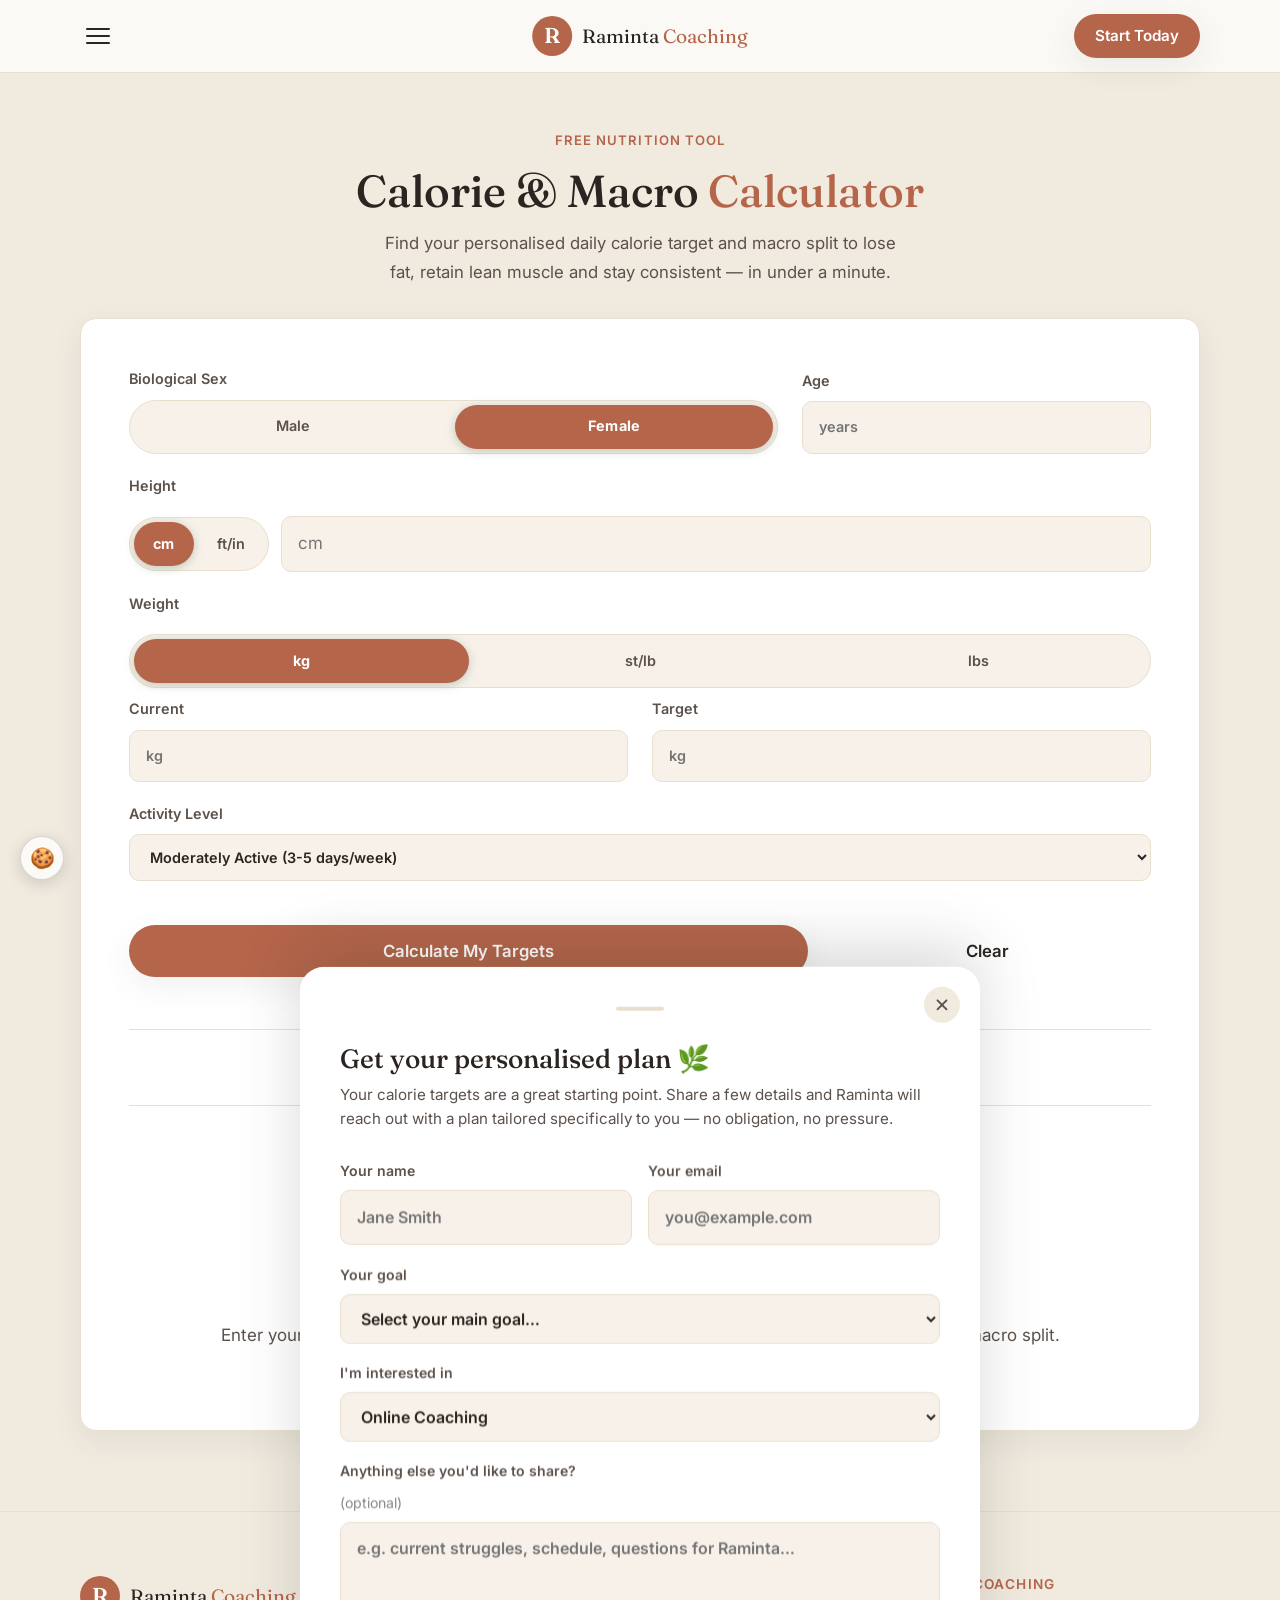
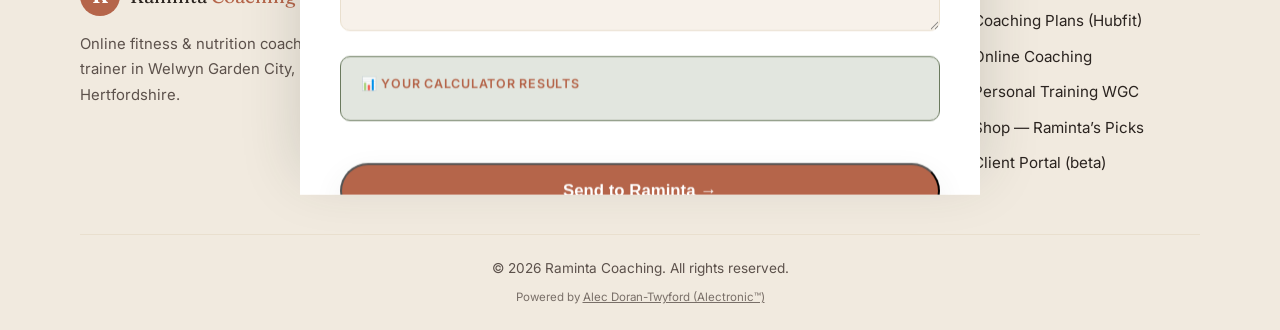
<file: calculator.html>
<!DOCTYPE html>
<html lang="en-GB">
<head>
  <!-- Consent Mode Defaults -->
  <script data-cookieconsent="ignore">
    window.dataLayer = window.dataLayer || [];
    function gtag(){dataLayer.push(arguments);}
    gtag('consent', 'default', {
      'ad_storage': 'denied',
      'ad_user_data': 'denied',
      'ad_personalization': 'denied',
      'analytics_storage': 'denied',
      'functionality_storage': 'denied',
      'personalization_storage': 'denied',
      'security_storage': 'granted',
    });
  </script>

  <!-- Google tag (gtag.js) -->
  <script async src="https://www.googletagmanager.com/gtag/js?id=G-PQ0MHBRBWW"></script>
  <script>
    window.dataLayer = window.dataLayer || [];
    function gtag(){dataLayer.push(arguments);}
    gtag('js', new Date());
    gtag('config', 'G-PQ0MHBRBWW', {
      'url_passthrough': true,
      'ads_data_redaction': true
    });
  </script>

  <meta charset="UTF-8">
  <meta name="viewport" content="width=device-width, initial-scale=1.0">

  <!-- SEO -->
  <title>Free Calorie &amp; Macro Calculator | Raminta Coaching</title>
  <meta name="description" content="Find your personalised daily calorie target and macro breakdown in seconds. Free tool from Raminta — online fitness &amp; nutrition coach.">
  <meta name="author" content="Raminta Coaching">
  <meta name="robots" content="index, follow">
  <link rel="canonical" href="https://raminta.coach/calculator.html">

  <!-- Open Graph -->
  <meta property="og:type" content="website">
  <meta property="og:url" content="https://raminta.coach/calculator.html">
  <meta property="og:title" content="Free Calorie &amp; Macro Calculator | Raminta Coaching">
  <meta property="og:description" content="Get your personalised daily calorie &amp; macro targets instantly. Free tool from Raminta, online fitness &amp; nutrition coach.">

  <!-- Favicons -->
  <link rel="icon" type="image/svg+xml" href="favicon.svg">
  <link rel="icon" type="image/png" sizes="32x32" href="favicon-32x32.png">
  <link rel="shortcut icon" href="favicon.ico">
  <link rel="apple-touch-icon" sizes="180x180" href="apple-touch-icon.png">
  <meta name="theme-color" content="#fbfaf7">

  <!-- Fonts -->
  <link rel="preconnect" href="https://fonts.googleapis.com">
  <link rel="preconnect" href="https://fonts.gstatic.com" crossorigin>
  <link href="https://fonts.googleapis.com/css2?family=Fraunces:opsz,wght@9..144,400;9..144,500;9..144,600&family=Inter:wght@400;500;600&display=swap" rel="stylesheet">

  <!-- Cookie consent -->
  
  
  <script src="js/cookie.js" defer></script>

  <!-- Shared styles -->
  <link rel="stylesheet" href="css/style.css?v=20260806">
  <!-- Calculator-specific shared styles -->

  <script type="application/ld+json">
  {
    "@context": "https://schema.org",
    "@type": "WebPage",
    "name": "Free Calorie & Macro Calculator",
    "description": "Find your personalised daily calorie target and macro breakdown in seconds. Free tool from Raminta — online fitness & nutrition coach.",
    "url": "https://raminta.coach/calculator.html",
    "isPartOf": { "@type": "WebSite", "url": "https://raminta.coach/" },
    "breadcrumb": {
      "@type": "BreadcrumbList",
      "itemListElement": [
        { "@type": "ListItem", "position": 1, "name": "Home", "item": "https://raminta.coach/" },
        { "@type": "ListItem", "position": 2, "name": "Calorie Calculator", "item": "https://raminta.coach/calculator.html" }
      ]
    }
  }
  </script>
</head>
<body class="page-calculator">

  <!-- Header injected by app.js -->

  <main>
    <!-- ===== Page Hero ===== -->
    <section class="calc-hero">
      <div class="container">
        <p class="eyebrow">Free Nutrition Tool</p>
        <h1>Calorie &amp; Macro <span class="accent">Calculator</span></h1>
        <p class="lead">Find your personalised daily calorie target and macro split to lose fat, retain lean muscle and stay consistent — in under a minute.</p>
      </div>
    </section>

    <!-- ===== Calculator ===== -->
    <section class="calc-page-wrapper" id="calorie-calculator">
      <div class="container">

        <!-- Wrapped in a single card container -->
        <div class="calc-card calculator-container">
          <div class="calculator-layout height-mode-cm weight-mode-kg">
            <!-- Inputs Column -->
             <div class="calc-column calc-inputs">
              <form id="calorie-form" novalidate>
                <!-- Sex and Age Row -->
                <div class="calc-row-sex-age">
                  <div class="sex-toggle-container">
                    <span class="input-group-label">Biological Sex</span>
                    <div class="toggle-group button-toggle" id="gender-toggle">
                      <input type="radio" id="gender-male" name="gender" value="male">
                      <label for="gender-male" class="toggle-btn">Male</label>

                      <input type="radio" id="gender-female" name="gender" value="female" checked>
                      <label for="gender-female" class="toggle-btn">Female</label>


                    </div>
                  </div>

                  <label for="calc-age">
                    Age
                    <input type="number" id="calc-age" min="15" max="100" placeholder="years" required>
                  </label>
                </div>

                <!-- Height: label above, toggle + input below -->
                <div class="field-group">
                  <span class="input-group-label">Height</span>
                  <div class="field-controls-row">
                    <div class="toggle-group button-toggle" id="height-unit-toggle">
                      <input type="radio" id="height-unit-cm" name="heightUnits" value="cm" checked>
                      <label for="height-unit-cm" class="toggle-btn">cm</label>

                      <input type="radio" id="height-unit-ft" name="heightUnits" value="ft">
                      <label for="height-unit-ft" class="toggle-btn">ft/in</label>
                    </div>

                    <!-- Metric Height -->
                    <div class="height-only-cm field-input-wrap">
                      <input type="number" id="calc-height" min="100" max="250" placeholder="cm" required>
                    </div>
                    <!-- Imperial Height -->
                    <div class="height-only-ft field-input-wrap">
                      <div class="height-ft-in-inputs">
                        <input type="number" id="calc-height-ft" min="3" max="8" placeholder="ft">
                        <input type="number" id="calc-height-in" min="0" max="11" placeholder="in">
                      </div>
                    </div>
                  </div>
                </div>

                <!-- Weight: label above, toggle inline with inputs below -->
                <div class="weight-section-container">
                  <span class="input-group-label">Weight</span>
                  <div class="weight-header-row">
                    <div class="toggle-group button-toggle" id="weight-unit-toggle">
                      <input type="radio" id="weight-unit-kg" name="weightUnits" value="kg" checked>
                      <label for="weight-unit-kg" class="toggle-btn">kg</label>

                      <input type="radio" id="weight-unit-st" name="weightUnits" value="st">
                      <label for="weight-unit-st" class="toggle-btn">st/lb</label>

                      <input type="radio" id="weight-unit-lbs" name="weightUnits" value="lbs">
                      <label for="weight-unit-lbs" class="toggle-btn">lbs</label>
                    </div>
                  </div>

                  <div class="weight-inputs-grid">
                    <!-- Current Weight Input Area -->
                    <div class="weight-input-box">
                      <!-- KG Mode -->
                      <label for="calc-weight" class="weight-only-kg">
                        Current
                        <input type="number" id="calc-weight" min="30" max="300" placeholder="kg" required>
                      </label>
                      <!-- Stone + Lbs Mode -->
                      <div class="weight-only-st">
                        <span class="weight-sublabel">Current</span>
                        <div class="height-ft-in-inputs">
                          <input type="number" id="calc-weight-st" min="4" max="50" placeholder="st">
                          <input type="number" id="calc-weight-st-lbs" min="0" max="13" placeholder="lbs">
                        </div>
                      </div>
                      <!-- Lbs Mode -->
                      <label for="calc-weight-lbs" class="weight-only-lbs">
                        Current
                        <input type="number" id="calc-weight-lbs" min="60" max="600" placeholder="lbs">
                      </label>
                    </div>

                    <!-- Target Weight Input Area -->
                    <div class="weight-input-box">
                      <!-- KG Mode -->
                      <label for="calc-target-weight" class="weight-only-kg">
                        Target
                        <input type="number" id="calc-target-weight" min="30" max="300" placeholder="kg">
                      </label>
                      <!-- Stone + Lbs Mode -->
                      <div class="weight-only-st">
                        <span class="weight-sublabel">Target</span>
                        <div class="height-ft-in-inputs">
                          <input type="number" id="calc-target-weight-st" min="4" max="50" placeholder="st">
                          <input type="number" id="calc-target-weight-st-lbs" min="0" max="13" placeholder="lbs">
                        </div>
                      </div>
                      <!-- Lbs Mode -->
                      <label for="calc-target-weight-lbs" class="weight-only-lbs">
                        Target
                        <input type="number" id="calc-target-weight-lbs" min="60" max="600" placeholder="lbs">
                      </label>
                    </div>
                  </div>
                </div>

                <!-- Activity Level (Takes full width) -->
                <div>
                  <label for="calc-activity">
                    Activity Level
                    <select id="calc-activity" required>
                      <option value="1.2">Sedentary (Little/no exercise)</option>
                      <option value="1.375">Lightly Active (1-3 days/week)</option>
                      <option value="1.55" selected>Moderately Active (3-5 days/week)</option>
                      <option value="1.725">Very Active (6-7 days/week)</option>
                      <option value="1.9">Extremely Active (Daily hard training/job)</option>
                    </select>
                  </label>
                </div>

                <div class="calc-actions-row">
                  <button type="submit" class="btn btn-primary btn-lg btn-calc-submit">Calculate My Targets</button>
                  <button type="button" id="calc-clear-btn" class="btn btn-ghost btn-lg btn-calc-clear">Clear</button>
                </div>
                
                <p class="form-note">
                  Calculations are based on the Mifflin-St Jeor equation, the most accurate standard for BMR estimation.
                </p>
              </form>
            </div>

            <!-- Results Column -->
            <div class="calc-column calc-results" id="calculator-results">
              <div class="results-prompt">
                <div class="prompt-icon" aria-hidden="true">
                  <svg viewBox="0 0 64 64" width="48" height="48" fill="none" stroke="currentColor" stroke-width="2" stroke-linecap="round">
                    <rect x="12" y="8" width="40" height="48" rx="4"/>
                    <line x1="20" y1="20" x2="44" y2="20"/>
                    <line x1="20" y1="28" x2="44" y2="28"/>
                    <line x1="20" y1="36" x2="32" y2="36"/>
                    <circle cx="40" cy="44" r="4" stroke-width="2.5"/>
                    <line x1="43" y1="47" x2="48" y2="52" stroke-width="2.5"/>
                  </svg>
                </div>
                <h3>Ready to Calculate</h3>
                <p>Enter your details and click calculate to view your personalised daily calorie deficit target and macro split.</p>
              </div>
              
              <div class="results-content" style="display: none;">
                <div class="tdee-banner">
                  <span>Daily Maintenance:</span>
                  <strong id="results-tdee">2,350 kcal</strong>
                </div>

                <!-- Deficit Tabs -->
                <h3 class="results-heading">Choose Your Weight Loss Goal:</h3>
                <div class="deficit-tabs">
                  <button type="button" class="deficit-tab active" data-deficit="500">
                    <div class="deficit-info">
                      <span class="tab-title">Standard Deficit</span>
                      <span class="tab-rate">Lose ~0.5 kg (1 lb) / week</span>
                    </div>
                    <span class="tab-calories" id="calories-standard">1,850 kcal</span>
                  </button>
                  <button type="button" class="deficit-tab" data-deficit="250">
                    <div class="deficit-info">
                      <span class="tab-title">Mild Deficit</span>
                      <span class="tab-rate">Lose ~0.25 kg (0.5 lb) / week</span>
                    </div>
                    <span class="tab-calories" id="calories-mild">2,100 kcal</span>
                  </button>
                  <button type="button" class="deficit-tab" data-deficit="1000">
                    <div class="deficit-info">
                      <span class="tab-title">Extreme Deficit</span>
                      <span class="tab-rate">Lose ~1.0 kg (2 lbs) / week</span>
                    </div>
                    <span class="tab-calories" id="calories-extreme">1,350 kcal</span>
                  </button>
                </div>


                <!-- Weight Progress Graph -->
                <div class="weight-progress-card" id="weight-progress-section" style="display: none;">
                  <div class="weight-progress-header">
                    <span>Target Timeline:</span>
                    <strong id="weight-loss-duration">20 weeks</strong>
                  </div>
                  <div class="weight-progress-bar-container">
                    <div class="weight-progress-node start-node">
                      <span class="node-label">Current</span>
                      <strong class="node-val" id="weight-start-val">85 kg</strong>
                    </div>
                    <div class="weight-progress-line-wrapper">
                      <div class="weight-progress-line">
                        <div class="weight-progress-fill"></div>
                        <div class="weight-progress-flag">
                          <span id="weight-loss-total">-10 kg</span>
                        </div>
                      </div>
                    </div>
                    <div class="weight-progress-node target-node">
                      <span class="node-label">Target</span>
                      <strong class="node-val" id="weight-target-val">75 kg</strong>
                    </div>
                  </div>
                </div>

                <!-- Safe minimum warning -->
                <div id="safety-warning" class="safety-warning" style="display: none;">
                  <strong>⚠️ Note on Safety:</strong> We have adjusted this target to a healthy baseline floor (<span id="safety-limit">1,200</span> kcal). Going below this is not recommended.
                </div>

                <!-- Macros section -->
                <div class="macros-breakdown">
                  <h3 class="results-heading">Daily Macronutrient Targets (<span id="active-deficit-calories">1,850 kcal</span>):</h3>
                  <div class="macro-bars">
                    <div class="macro-bar-item">
                      <div class="macro-info">
                        <strong class="macro-name">Protein (30%)</strong>
                        <span class="macro-val" id="macro-protein">139g</span>
                      </div>
                      <div class="progress-bg"><div class="progress-bar bar-protein"></div></div>
                      <span class="macro-desc">Supports muscle retention &amp; satiety</span>
                    </div>
                    <div class="macro-bar-item">
                      <div class="macro-info">
                        <strong class="macro-name">Fats (30%)</strong>
                        <span class="macro-val" id="macro-fat">62g</span>
                      </div>
                      <div class="progress-bg"><div class="progress-bar bar-fat"></div></div>
                      <span class="macro-desc">Essential for hormone &amp; joint health</span>
                    </div>
                    <div class="macro-bar-item">
                      <div class="macro-info">
                        <strong class="macro-name">Carbohydrates (40%)</strong>
                        <span class="macro-val" id="macro-carb">185g</span>
                      </div>
                      <div class="progress-bg"><div class="progress-bar bar-carb"></div></div>
                      <span class="macro-desc">Fuel for energy &amp; workout performance</span>
                    </div>
                  </div>
                </div>

              </div>
            </div>
          </div>

          <!-- Post-results CTA — spans full width below both columns -->
          <div class="calc-post-results-cta" id="post-results-cta">
            <p class="cta-nudge">
              <strong>Want a personalised plan built around these numbers?</strong>
              Send your results to Raminta and she'll reach out with next steps — no obligation.
            </p>
            <button type="button" id="open-cta-btn" class="btn btn-primary btn-lg">
              Get My Personalised Plan →
            </button>
          </div>
        </div>

      </div>
    </section>
  </main>

  <!-- Footer injected by app.js -->

  <!-- ===== CTA Drawer Overlay ===== -->
  <div class="cta-overlay" id="cta-overlay" aria-modal="true" role="dialog" aria-label="Get your personalised plan">
    <div class="cta-backdrop" id="cta-backdrop"></div>
    <div class="cta-drawer" id="cta-drawer">
      <div class="cta-drawer-handle" aria-hidden="true"></div>
      <button class="cta-drawer-close" id="cta-close-btn" aria-label="Close">
        <svg width="18" height="18" viewBox="0 0 24 24" fill="none" stroke="currentColor" stroke-width="2.5" stroke-linecap="round">
          <line x1="18" y1="6" x2="6" y2="18"/><line x1="6" y1="6" x2="18" y2="18"/>
        </svg>
      </button>

      <!-- Form state -->
      <div id="cta-form-state">
        <h2>Get your personalised plan 🌿</h2>
        <p class="cta-sub">Your calorie targets are a great starting point. Share a few details and Raminta will reach out with a plan tailored specifically to you — no obligation, no pressure.</p>

        <form class="cta-form" id="cta-enquiry-form"
              action="https://formsubmit.co/info@raminta.coach"
              method="POST">

          <!-- Hidden fields for formsubmit -->
          <input type="hidden" name="_subject" value="Calculator Lead — Personalised Plan Request">
          <input type="hidden" name="_template" value="table">
          <input type="hidden" name="_captcha" value="false">
          <input type="hidden" name="_next" value="https://raminta.coach/thanks.html">
          <input type="text" name="_honey" class="honeypot" tabindex="-1" autocomplete="off" aria-hidden="true" style="display:none;">

          <!-- Hidden: calculator results injected by JS -->
          <input type="hidden" name="Calorie Results" id="hidden-results">

          <div class="form-row-2">
            <label>
              Your name
              <input type="text" name="name" required autocomplete="name" placeholder="Jane Smith">
            </label>
            <label>
              Your email
              <input type="email" name="email" required autocomplete="email" placeholder="you@example.com">
            </label>
          </div>

          <label>
            Your goal
            <select name="goal">
              <option value="">Select your main goal…</option>
              <option>Lose weight / body fat</option>
              <option>Build muscle &amp; tone up</option>
              <option>Improve overall fitness</option>
              <option>Improve nutrition habits</option>
              <option>Something else</option>
            </select>
          </label>

          <label>
            I'm interested in
            <select name="interest">
              <option>Online Coaching</option>
              <option>Personal Training (Welwyn Garden City)</option>
              <option>Online Coaching + Personal Training</option>
              <option>Just curious / not sure yet</option>
            </select>
          </label>

          <label>
            Anything else you'd like to share? <span class="text-optional">(optional)</span>
            <textarea name="message" rows="3" placeholder="e.g. current struggles, schedule, questions for Raminta…"></textarea>
          </label>

          <!-- Results summary — populated by JS, shown just before the send button -->
          <div class="cta-results-badge" id="cta-results-badge">
            <span class="badge-label">📊 Your calculator results</span>
            <div class="badge-lines" id="cta-results-summary">
              <!-- Lines injected by JS -->
            </div>
          </div>

          <button type="submit" class="btn btn-primary btn-lg btn-cta-submit">
            Send to Raminta →
          </button>

          <p class="privacy-note">
            Your details are only used to respond to your enquiry. &nbsp;<a href="mailto:info@raminta.coach">info@raminta.coach</a>
          </p>
        </form>
      </div>

      <!-- Success state -->
      <div class="cta-success" id="cta-success-state">
        <div class="success-icon">
          <svg width="28" height="28" viewBox="0 0 24 24" fill="none" stroke="currentColor" stroke-width="2.5" stroke-linecap="round"><polyline points="20 6 9 17 4 12"/></svg>
        </div>
        <h3>You're all set!</h3>
        <p>Raminta will be in touch shortly. In the meantime, take a look at the <a href="https://app.hubfit.com/plans/688387865c56841b3dd9c6ea" target="_blank" rel="noopener">coaching plans</a> available.</p>
      </div>
    </div>
  </div>

  <!-- Floating Cookie Button -->
  <button type="button" class="cookie-floating-btn" data-cc="show-preferencesModal" aria-label="Cookie Settings" title="Cookie Settings">🍪</button>

  <!-- Calculator logic (shared) -->
<!-- CTA drawer logic (shared with index.html) -->
<script>
    document.getElementById('year').textContent = new Date().getFullYear();
  </script>
  <script src="js/content.js" defer></script>
  <script src="js/app.js?v=20260806" defer></script>
</body>
</html>
</file>
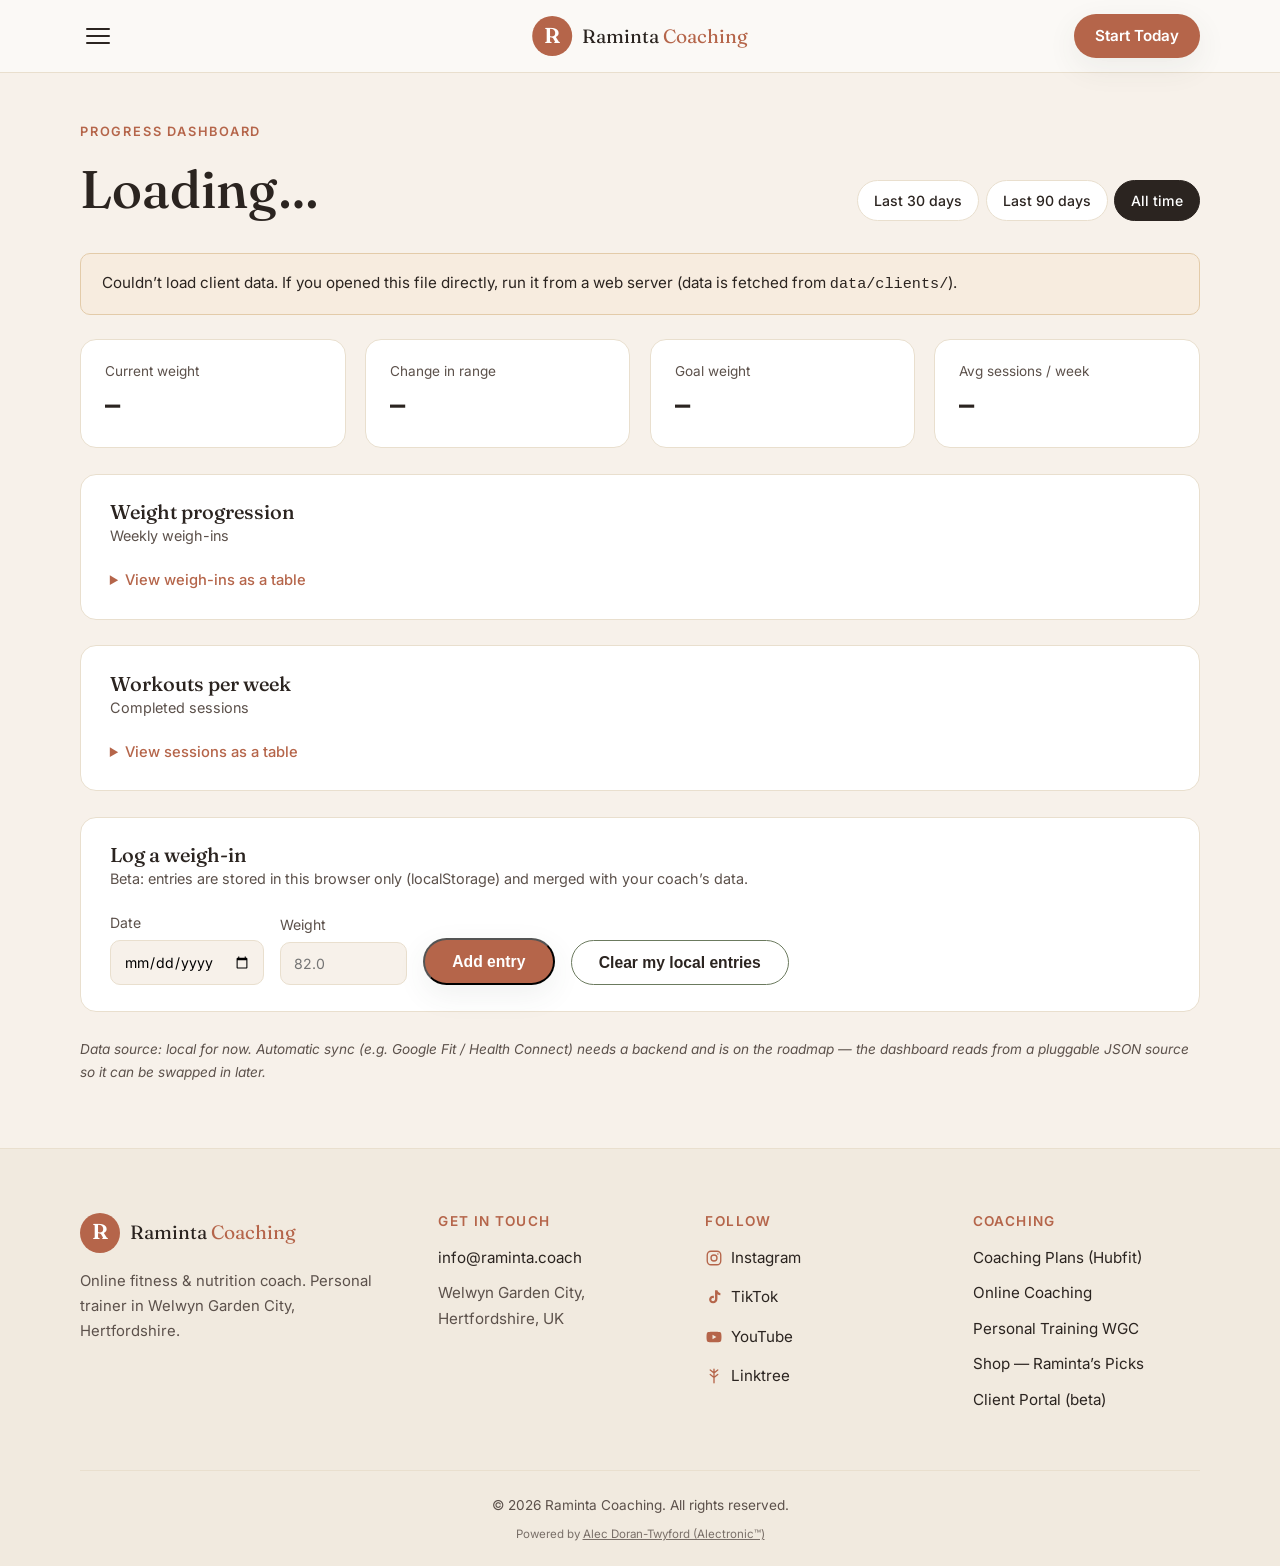
<file: client.html>
<!DOCTYPE html>
<html lang="en-GB">
<head>
  <!-- Consent Mode Defaults -->
  <script data-cookieconsent="ignore">
    window.dataLayer = window.dataLayer || [];
    function gtag(){dataLayer.push(arguments);}
    gtag('consent', 'default', {
      'ad_storage': 'denied',
      'ad_user_data': 'denied',
      'ad_personalization': 'denied',
      'analytics_storage': 'denied',
      'functionality_storage': 'denied',
      'personalization_storage': 'denied',
      'security_storage': 'granted',
    });
  </script>

  <!-- Google tag (gtag.js) -->
  <script async src="https://www.googletagmanager.com/gtag/js?id=G-PQ0MHBRBWW"></script>
  <script>
    window.dataLayer = window.dataLayer || [];
    function gtag(){dataLayer.push(arguments);}
    gtag('js', new Date());

    gtag('config', 'G-PQ0MHBRBWW', {
      'url_passthrough': true,
      'ads_data_redaction': true
    });
  </script>

  <meta charset="UTF-8">
  <meta name="viewport" content="width=device-width, initial-scale=1.0">
  <title>Client Progress (Beta) | Raminta Coaching</title>
  <meta name="description" content="Private client progress dashboard for Raminta Coaching — beta.">
  <meta name="robots" content="noindex, nofollow">
  <link rel="icon" type="image/svg+xml" href="favicon.svg">
  <link rel="icon" type="image/png" sizes="32x32" href="favicon-32x32.png">
  <link rel="shortcut icon" href="favicon.ico">
  <link rel="apple-touch-icon" sizes="180x180" href="apple-touch-icon.png">
  <link rel="preconnect" href="https://fonts.googleapis.com">
  <link rel="preconnect" href="https://fonts.gstatic.com" crossorigin>
  <link href="https://fonts.googleapis.com/css2?family=Fraunces:opsz,wght@9..144,400;9..144,500;9..144,600&family=Inter:wght@400;500;600&display=swap" rel="stylesheet">
  
  
  <script src="js/cookie.js" defer></script>
  <link rel="stylesheet" href="css/style.css?v=20260806">
  
</head>
<body data-client="alec">

  <!-- Header injected by app.js -->

  <main class="container dashboard">
    <div class="dash-head">
      <div>
        <p class="eyebrow">Progress dashboard</p>
        <h1 id="client-name">Loading&hellip;</h1>
        <p class="dash-sub" id="client-programme"></p>
      </div>
      <div class="range-row" role="group" aria-label="Date range">
        <button class="range-btn" data-range="30">Last 30 days</button>
        <button class="range-btn" data-range="90">Last 90 days</button>
        <button class="range-btn active" data-range="all">All time</button>
      </div>
    </div>

    <div id="dash-error" class="dash-error" hidden>
      Couldn&rsquo;t load client data. If you opened this file directly, run it from a
      web server (data is fetched from <code>data/clients/</code>).
    </div>

    <!-- Stat tiles -->
    <section class="tiles" aria-label="Key stats">
      <div class="tile">
        <span class="tile-label">Current weight</span>
        <span class="tile-value" id="stat-current">–</span>
        <span class="tile-delta" id="stat-current-delta"></span>
      </div>
      <div class="tile">
        <span class="tile-label">Change in range</span>
        <span class="tile-value" id="stat-change">–</span>
        <span class="tile-delta" id="stat-change-note"></span>
      </div>
      <div class="tile">
        <span class="tile-label">Goal weight</span>
        <span class="tile-value" id="stat-goal">–</span>
        <span class="tile-delta" id="stat-goal-note"></span>
      </div>
      <div class="tile">
        <span class="tile-label">Avg sessions / week</span>
        <span class="tile-value" id="stat-sessions">–</span>
        <span class="tile-delta" id="stat-sessions-note"></span>
      </div>
    </section>

    <!-- Weight chart -->
    <section class="chart-card">
      <h2>Weight progression</h2>
      <p class="chart-sub">Weekly weigh-ins<span id="weight-unit-label"></span></p>
      <div class="chart-holder" id="weight-chart"></div>
      <details class="table-view">
        <summary>View weigh-ins as a table</summary>
        <table id="weight-table">
          <thead><tr><th scope="col">Date</th><th scope="col">Weight</th></tr></thead>
          <tbody></tbody>
        </table>
      </details>
    </section>

    <!-- Workouts chart -->
    <section class="chart-card">
      <h2>Workouts per week</h2>
      <p class="chart-sub">Completed sessions</p>
      <div class="chart-holder" id="workout-chart"></div>
      <details class="table-view">
        <summary>View sessions as a table</summary>
        <table id="workout-table">
          <thead><tr><th scope="col">Week starting</th><th scope="col">Sessions</th></tr></thead>
          <tbody></tbody>
        </table>
      </details>
    </section>

    <!-- Add local weigh-in -->
    <section class="chart-card">
      <h2>Log a weigh-in</h2>
      <p class="chart-sub">Beta: entries are stored in this browser only (localStorage) and merged with your coach&rsquo;s data.</p>
      <form id="weighin-form" class="weighin-form">
        <label>Date <input type="date" name="date" required></label>
        <label>Weight <input type="number" name="weight" step="0.1" min="30" max="250" required placeholder="82.0"></label>
        <button type="submit" class="btn btn-primary">Add entry</button>
        <button type="button" class="btn btn-ghost" id="clear-local">Clear my local entries</button>
      </form>
    </section>

    <p class="dash-note">
      Data source: local for now. Automatic sync (e.g. Google Fit / Health Connect)
      needs a backend and is on the roadmap — the dashboard reads from a pluggable
      JSON source so it can be swapped in later.
    </p>
  </main>

  <!-- Footer injected by app.js -->
<script src="js/content.js" defer></script>
  <script src="js/app.js?v=20260806" defer></script>
</body>
</html>
</file>
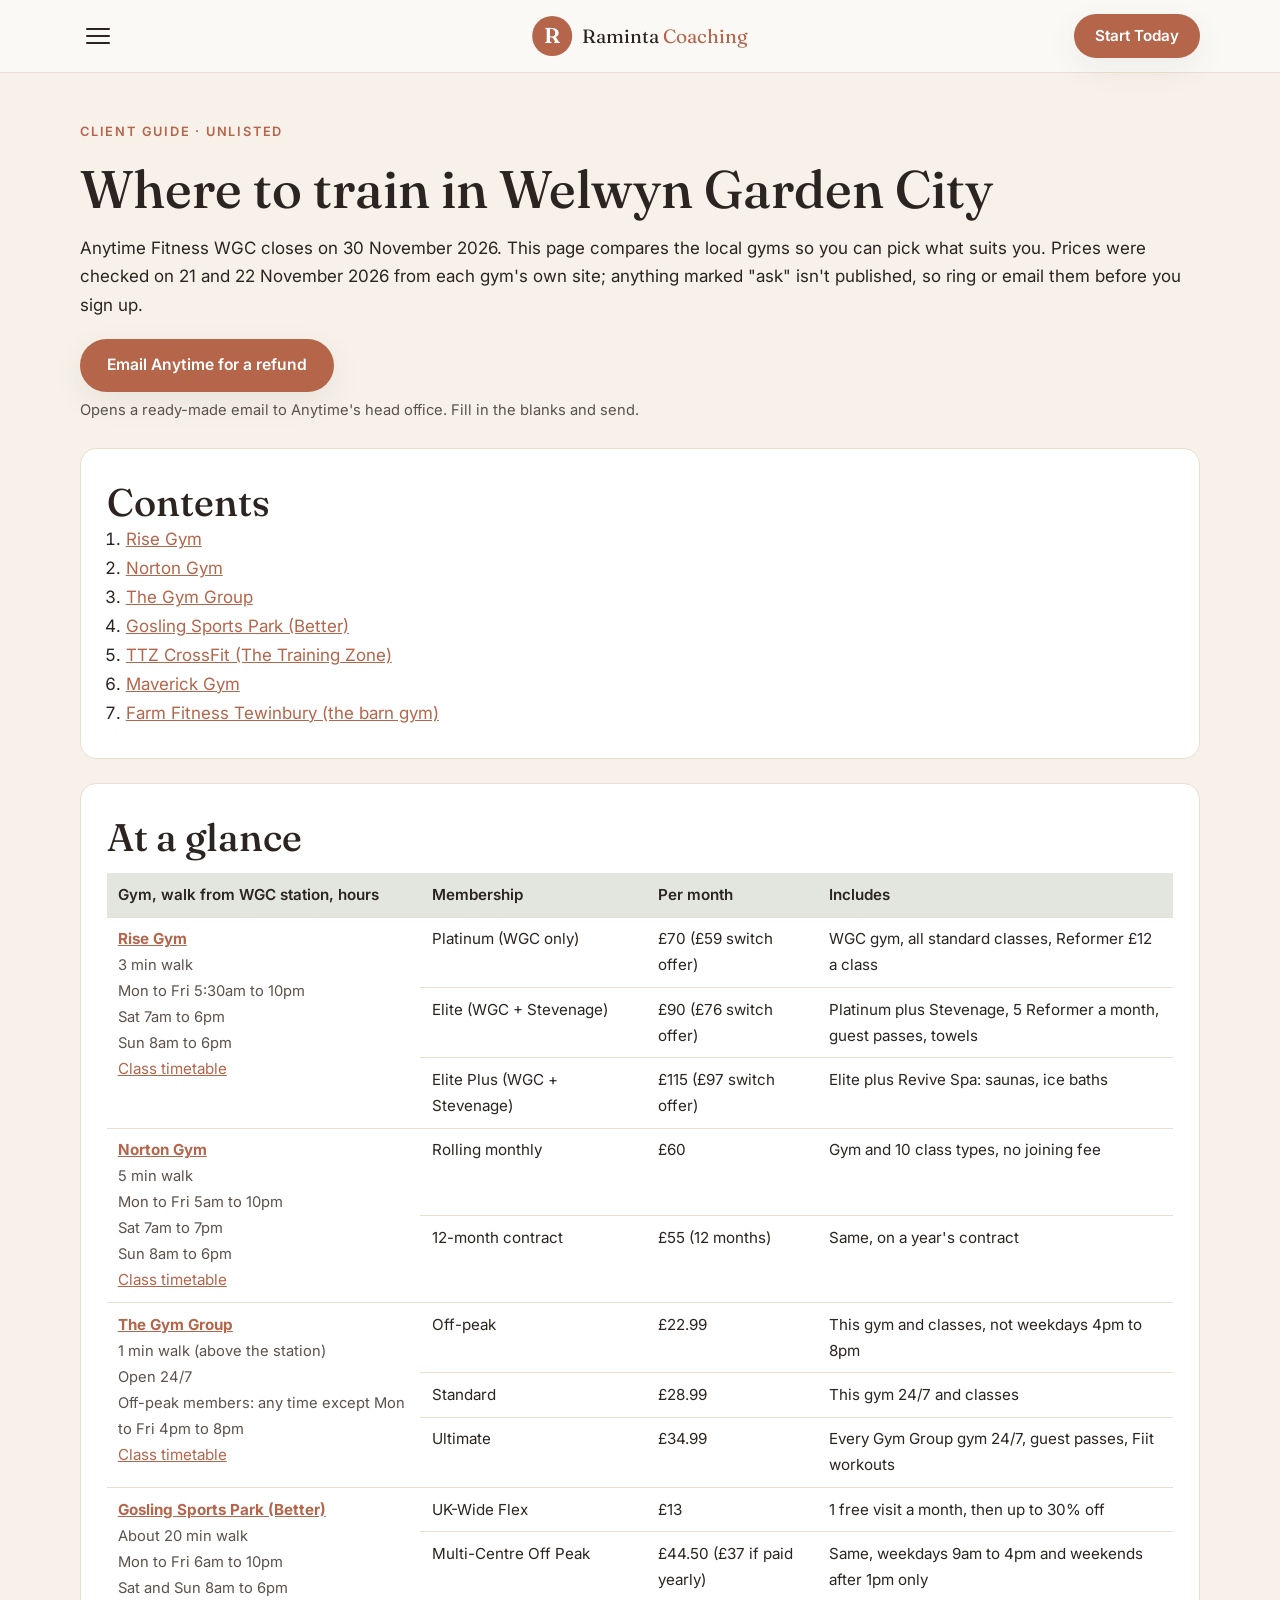
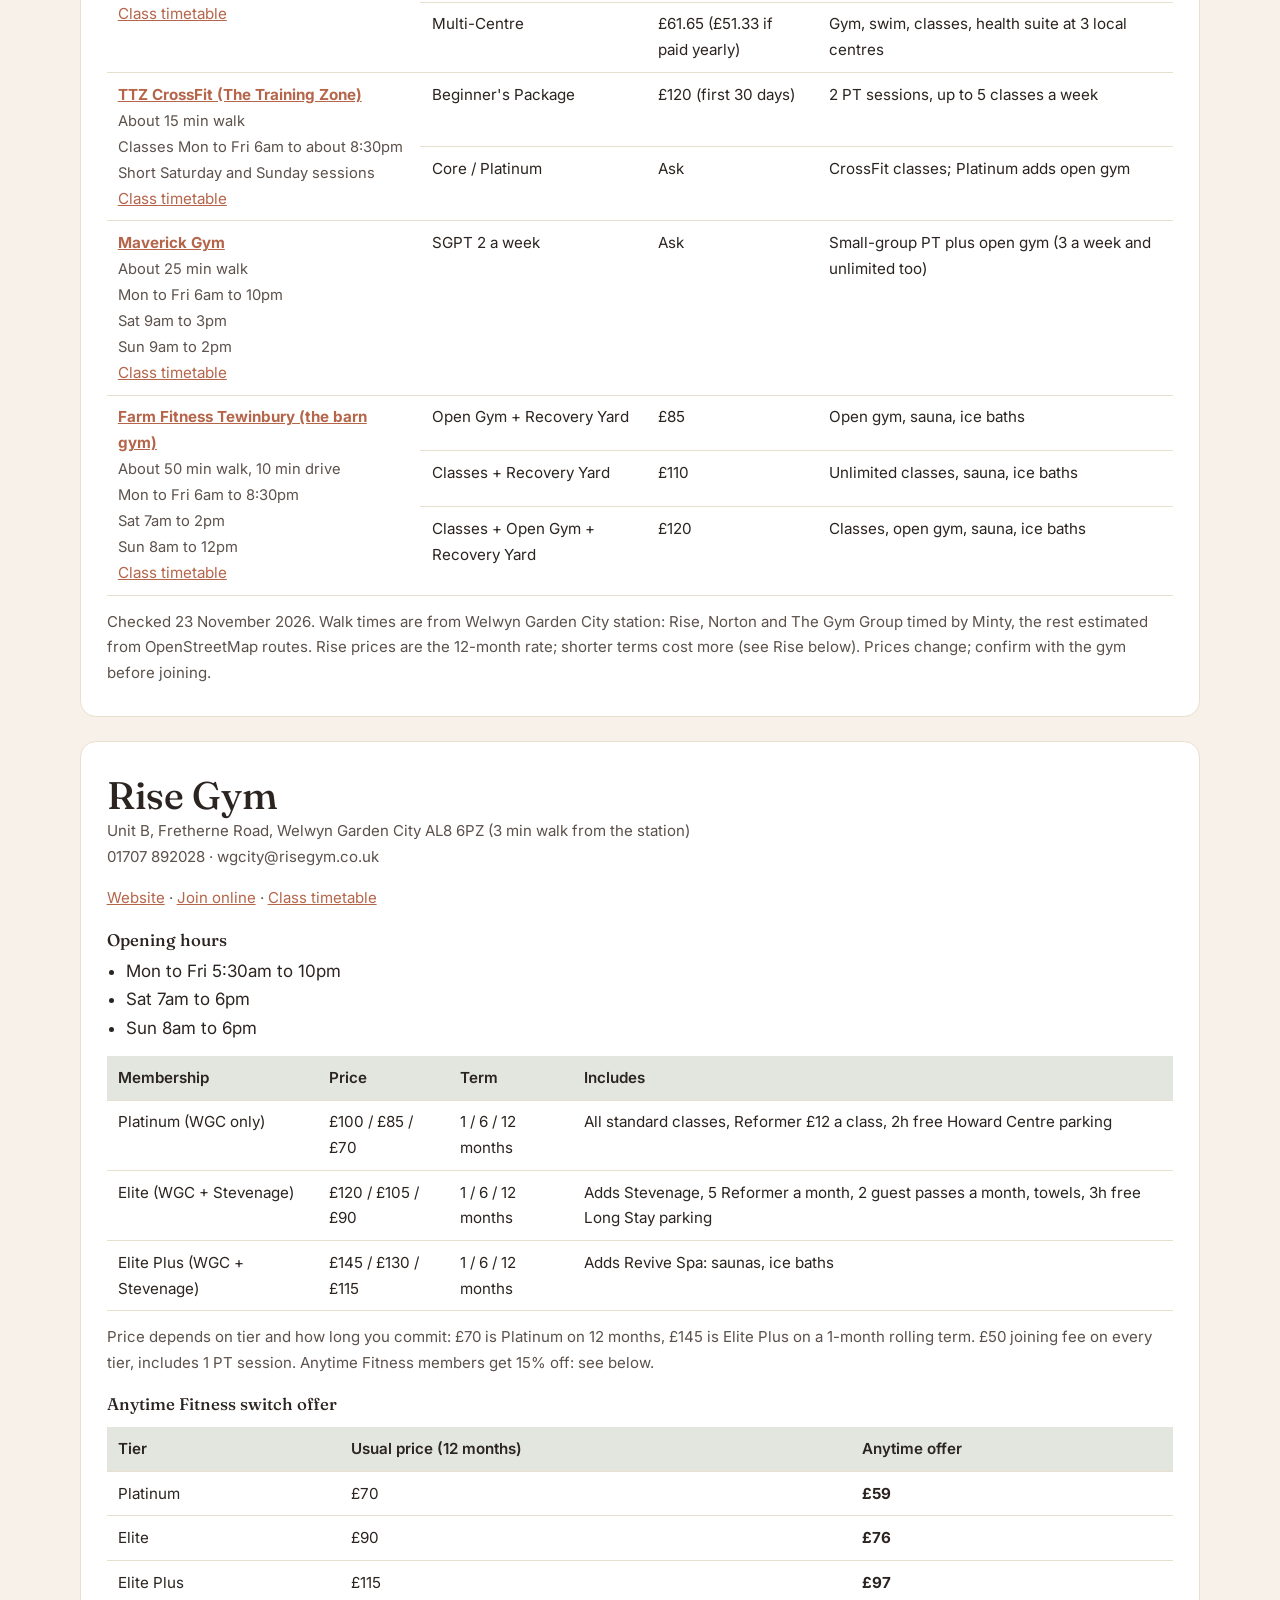
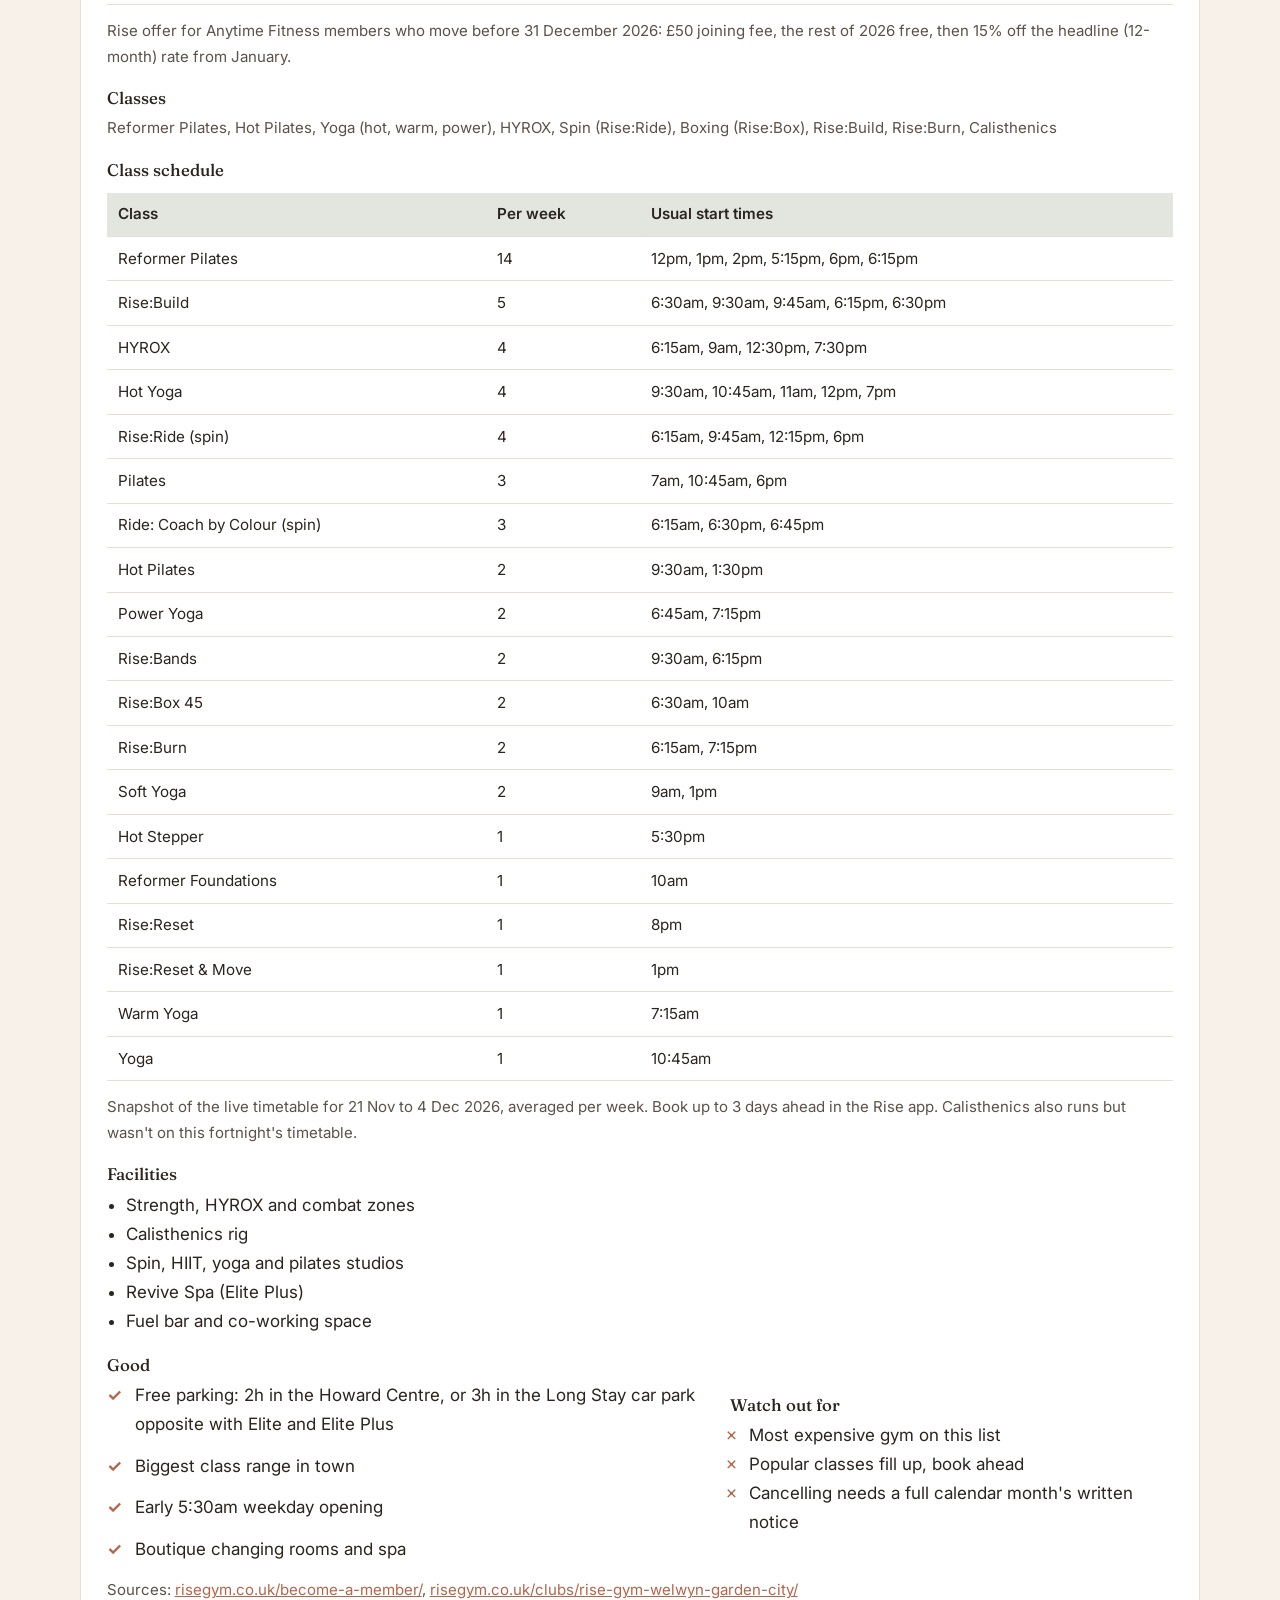
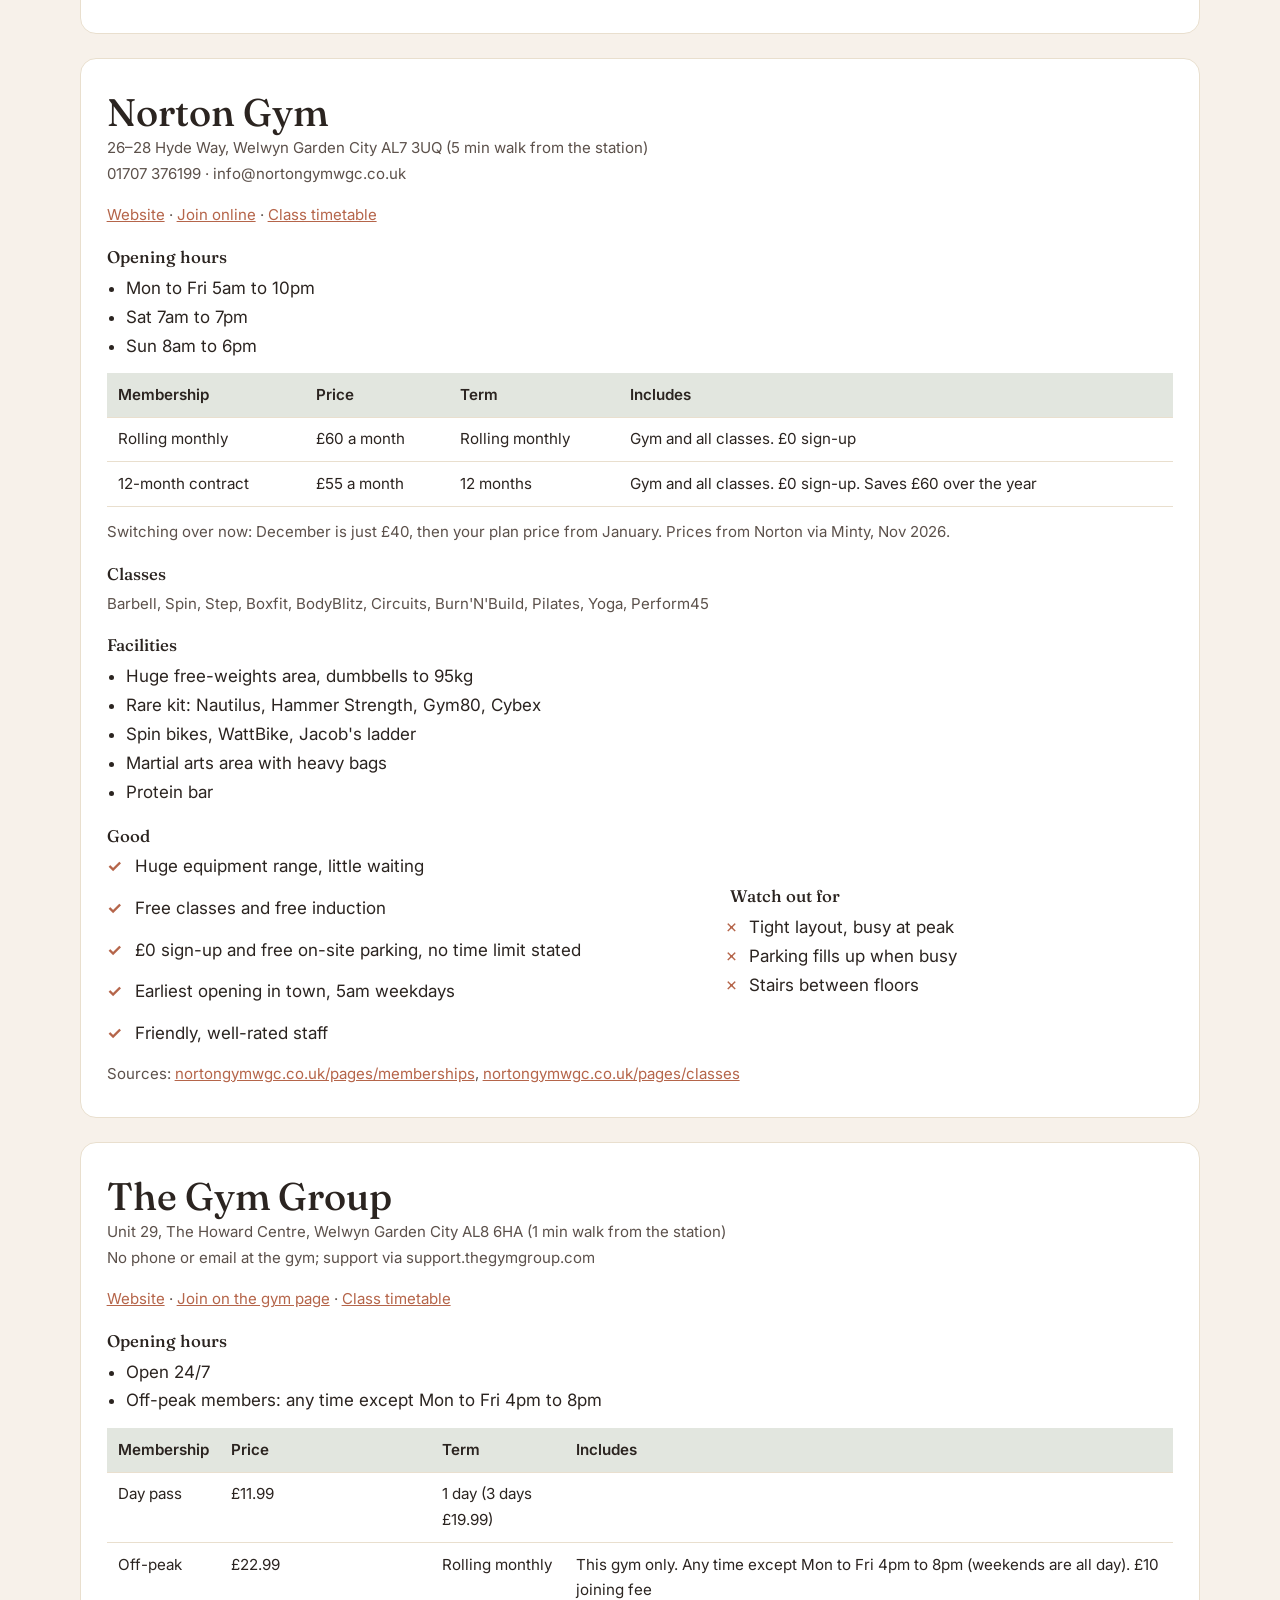
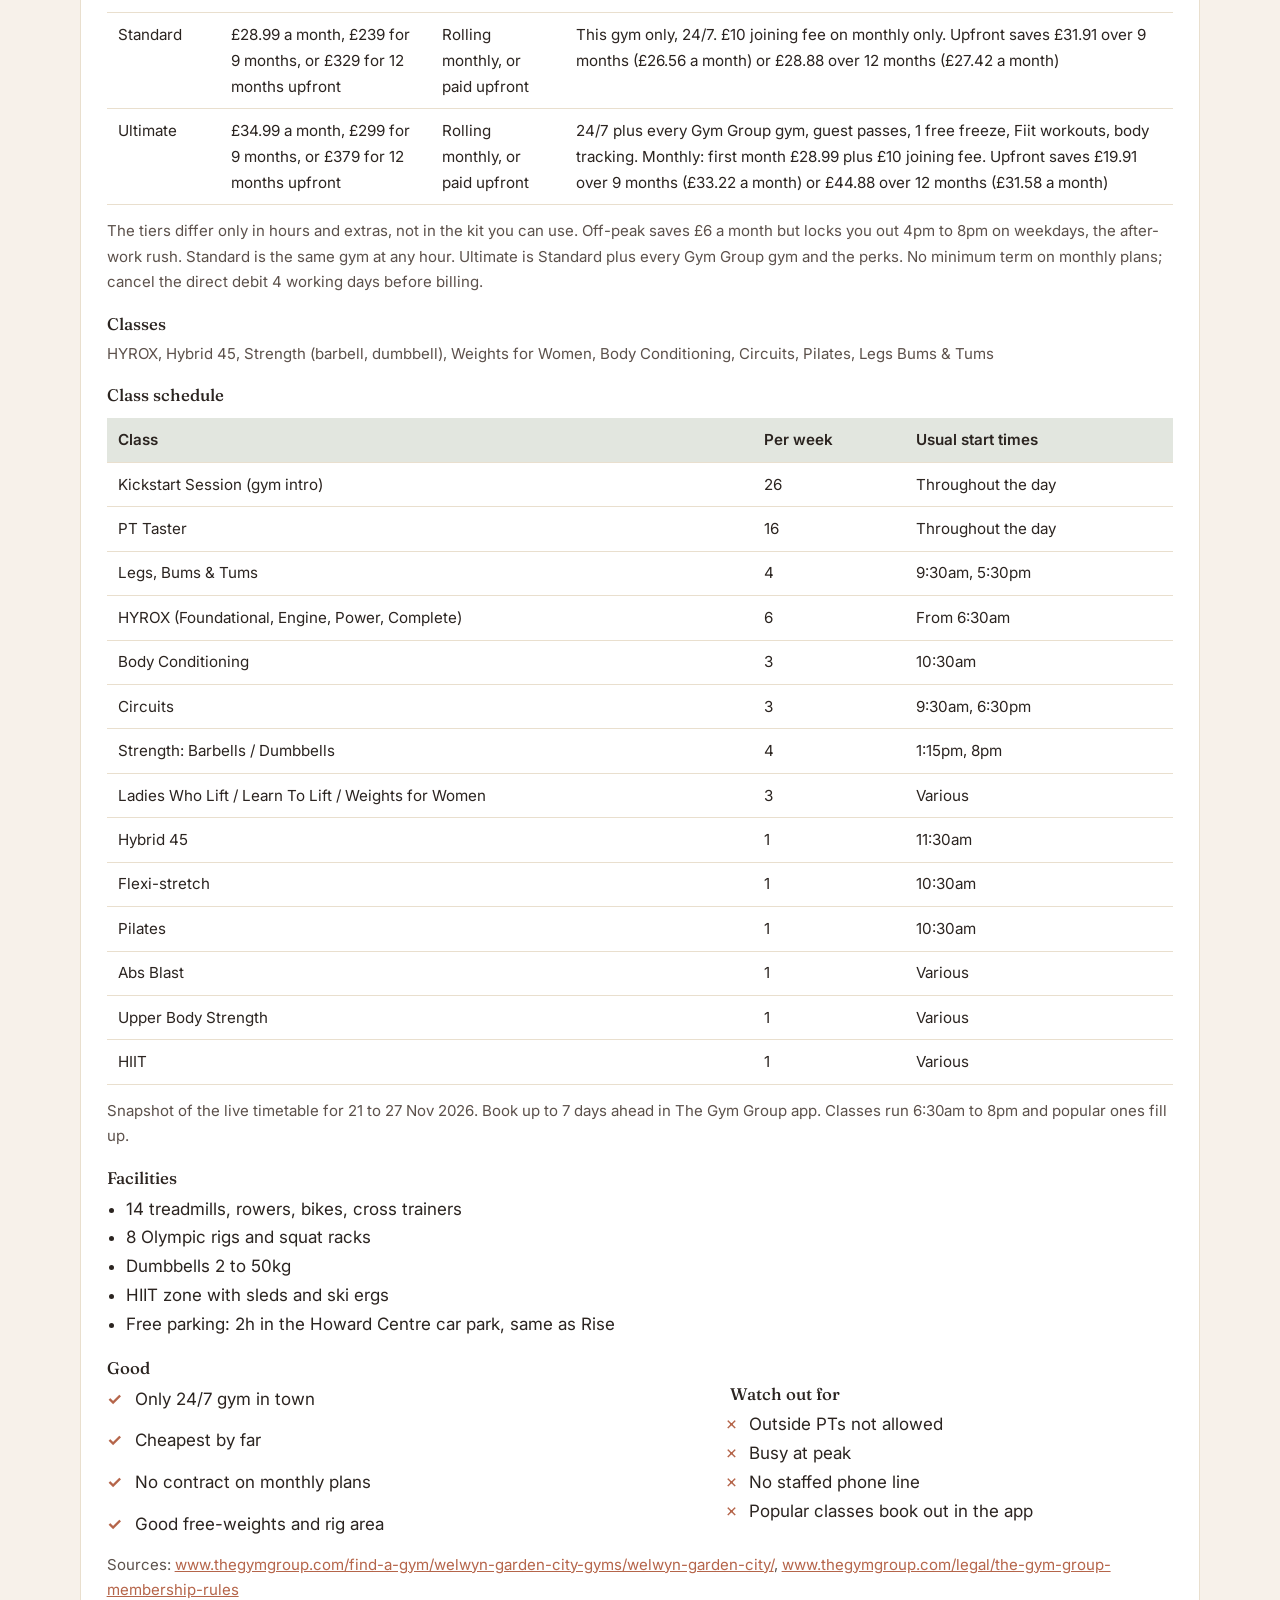
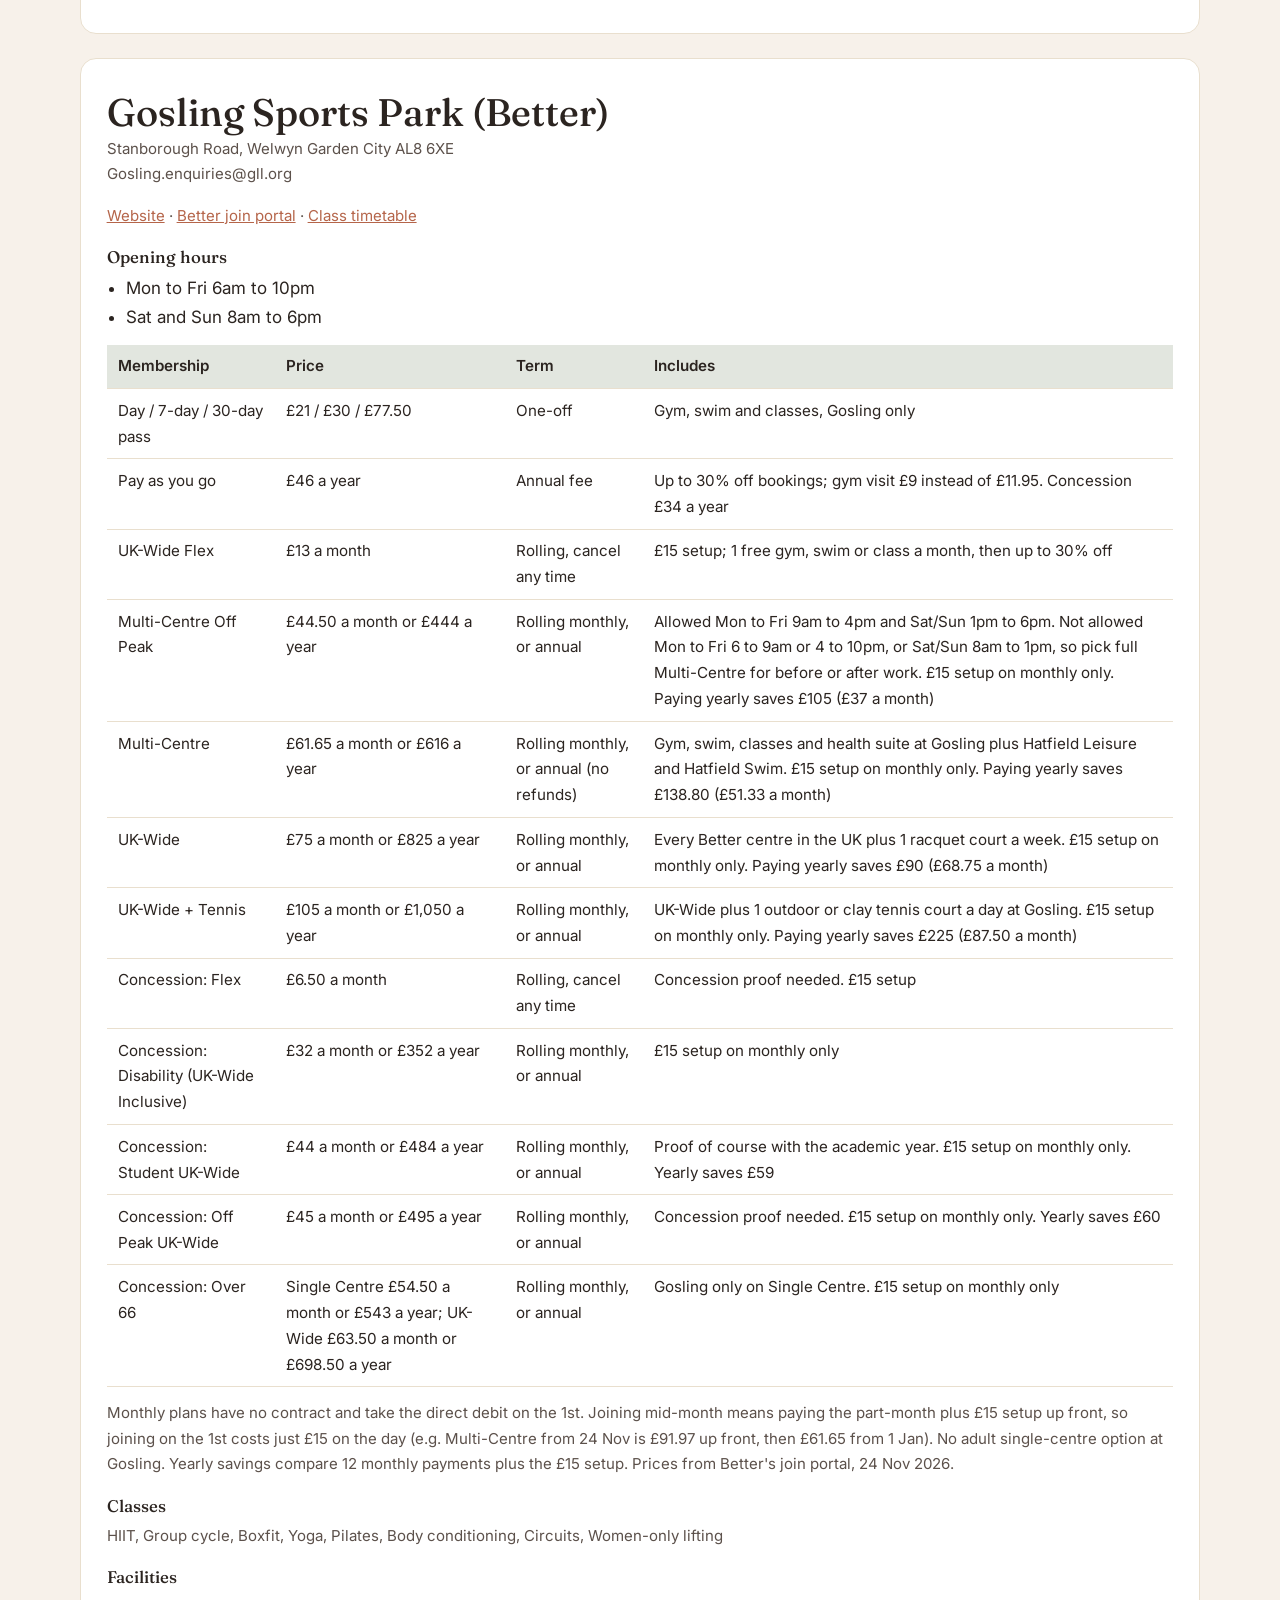
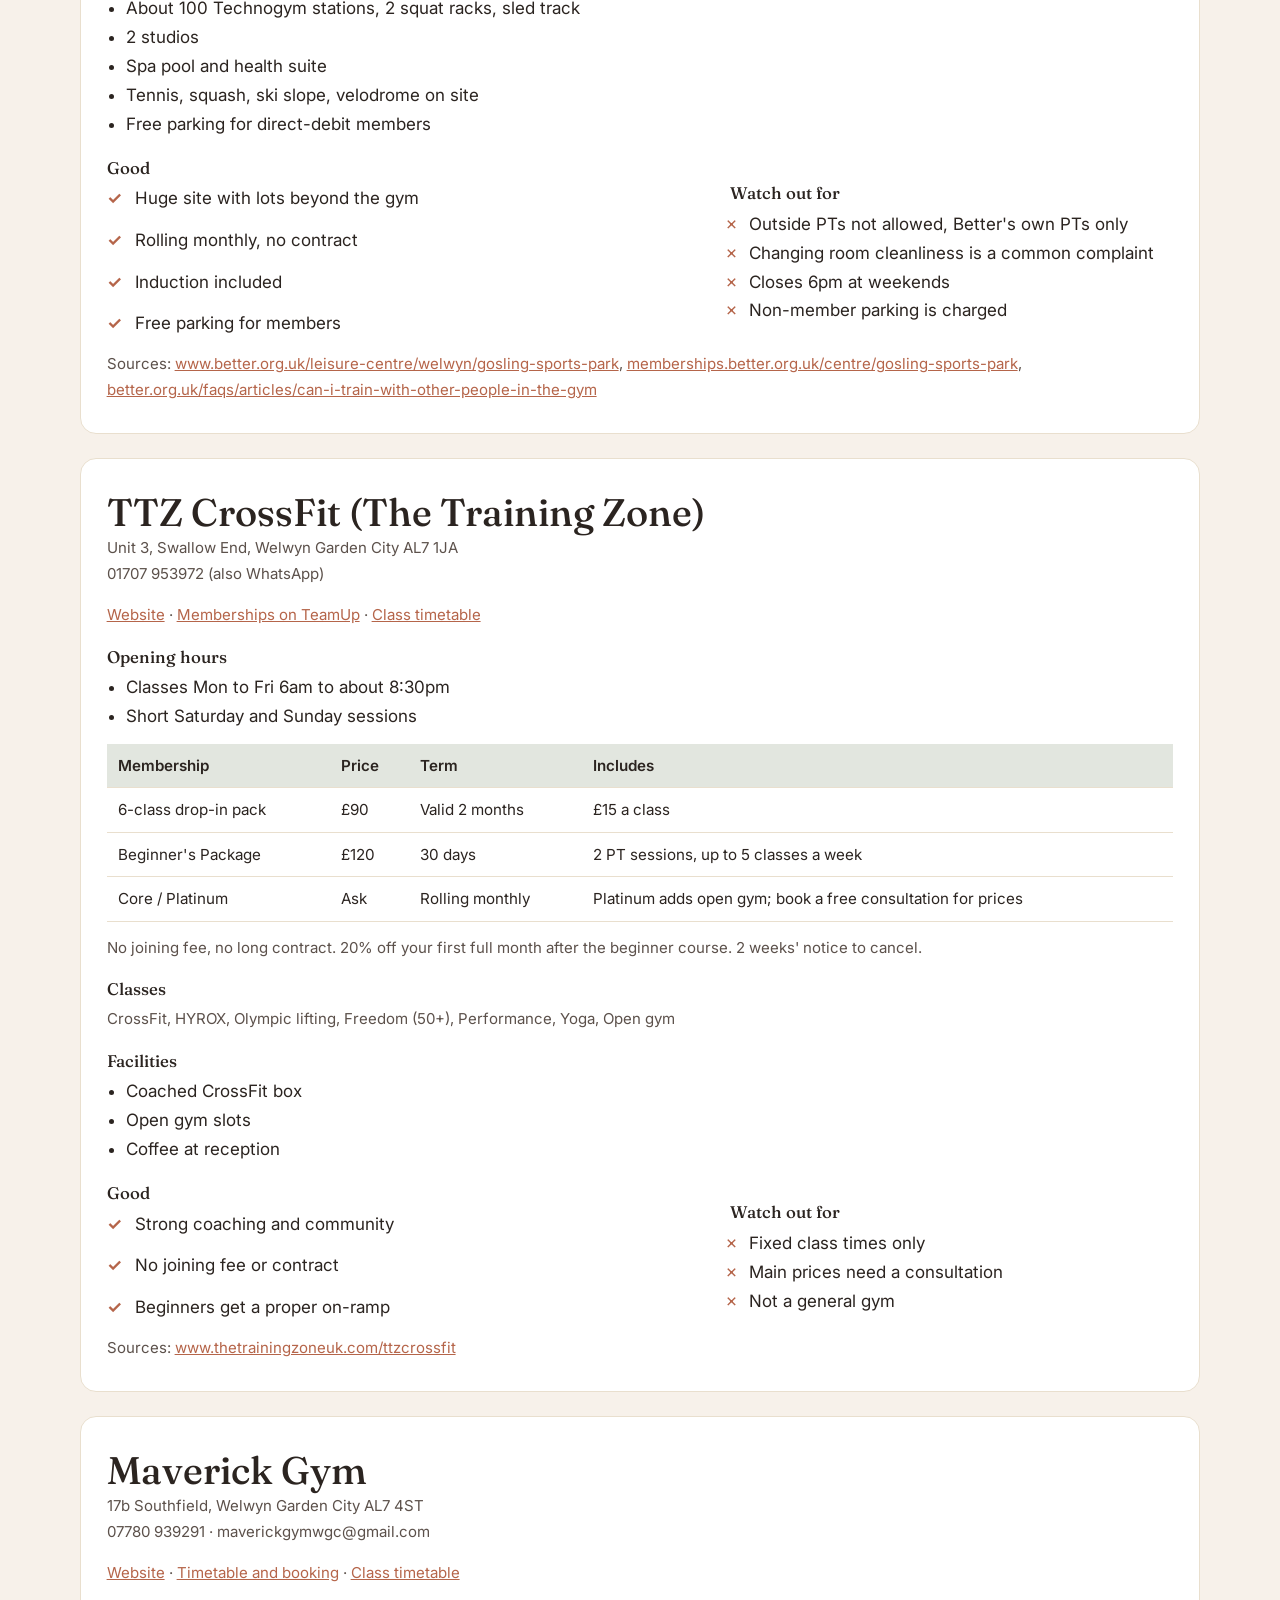
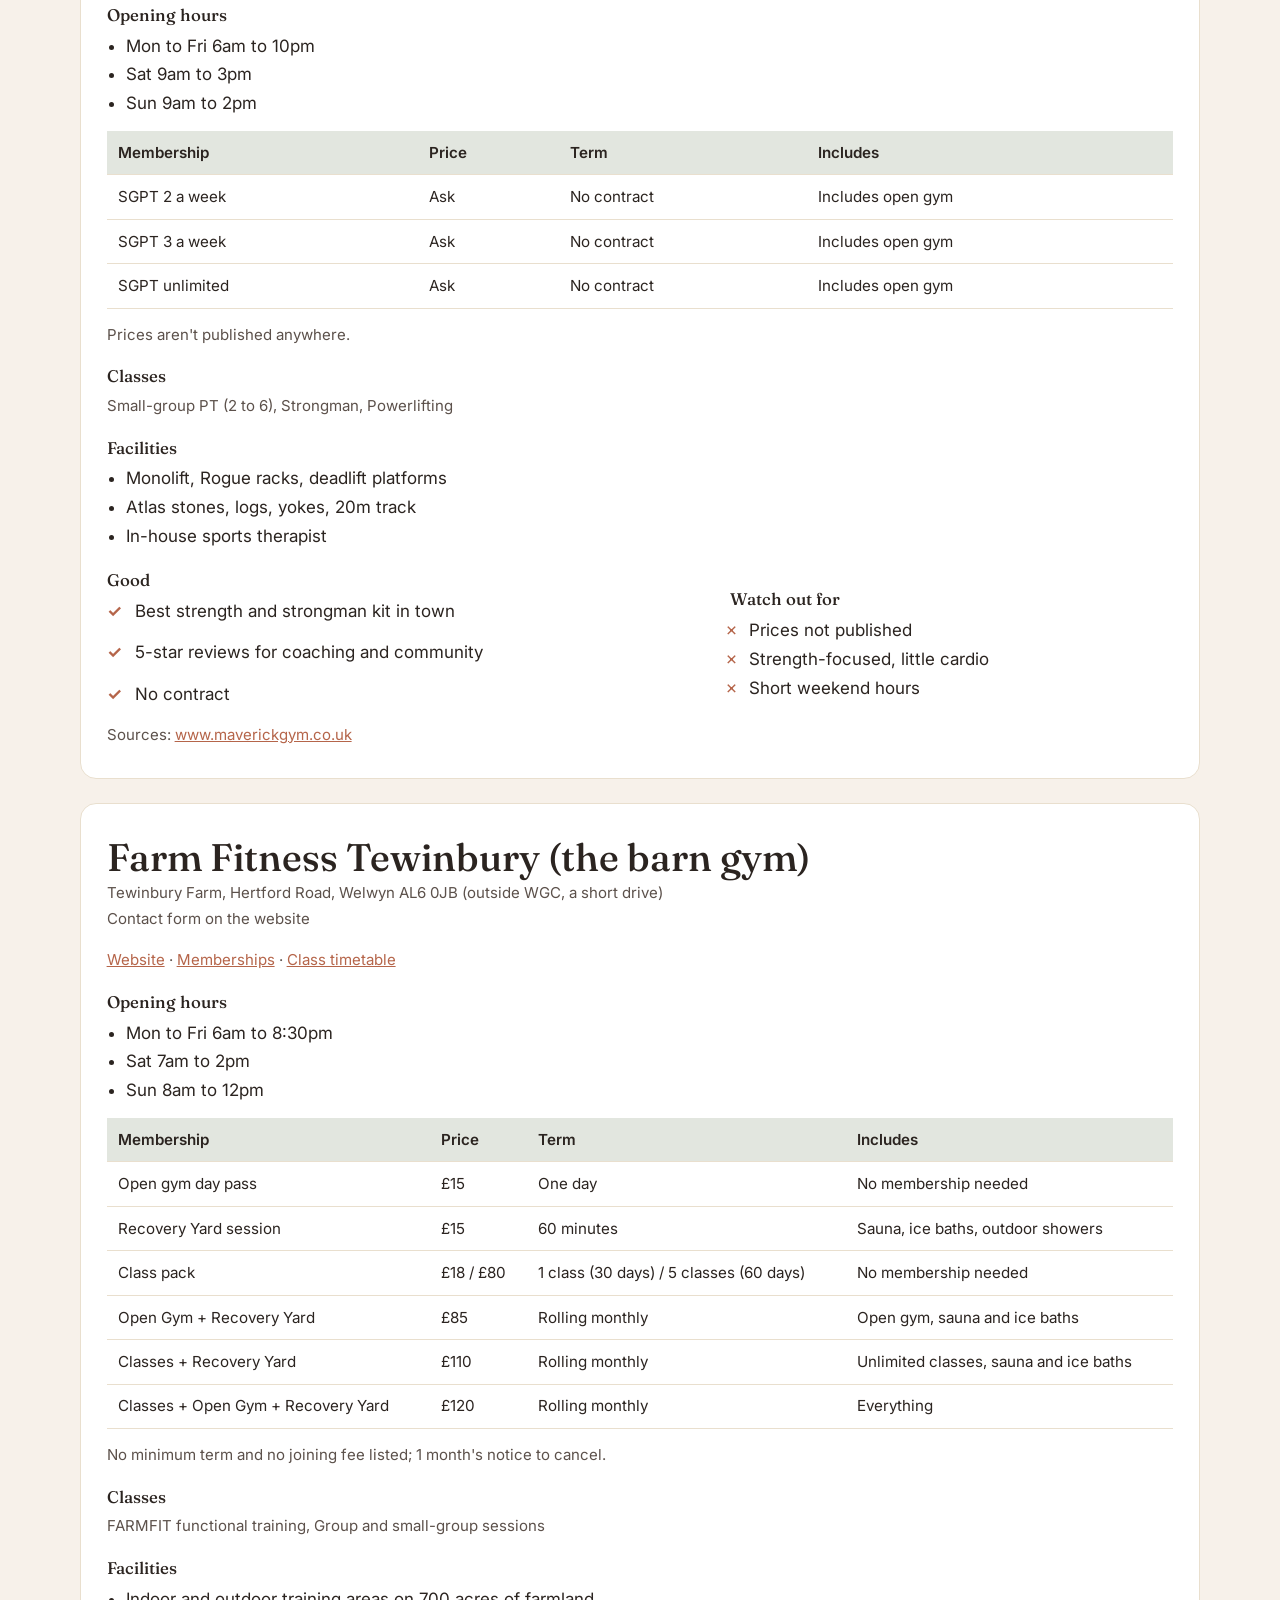
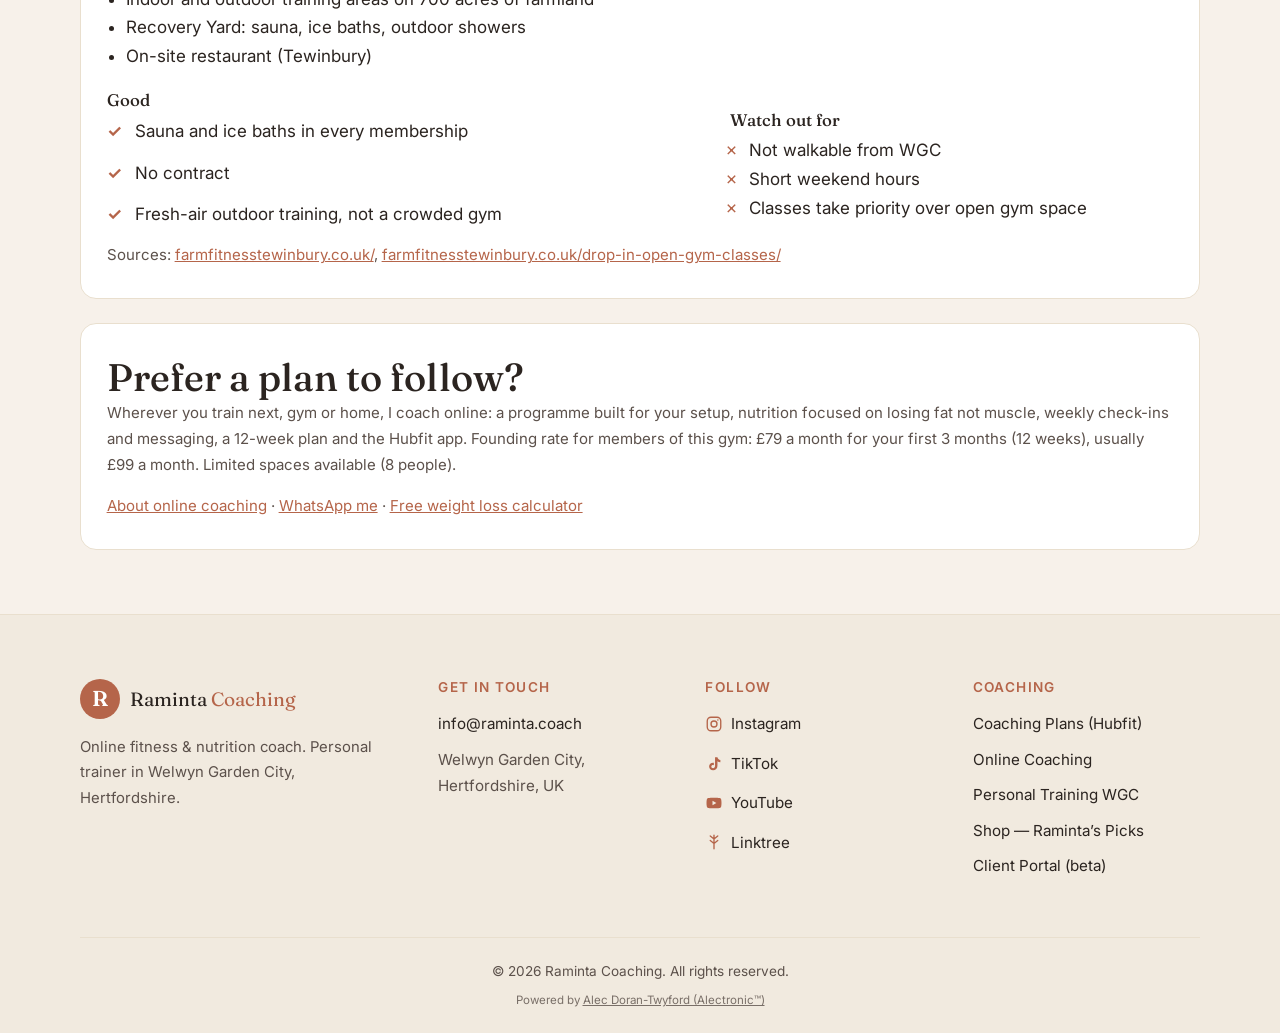
<file: gyms-a96e38.html>
<!DOCTYPE html>
<html lang="en-GB">
<head>
  <!-- Consent Mode Defaults -->
  <script data-cookieconsent="ignore">
    window.dataLayer = window.dataLayer || [];
    function gtag(){dataLayer.push(arguments);}
    gtag('consent', 'default', {
      'ad_storage': 'denied',
      'ad_user_data': 'denied',
      'ad_personalization': 'denied',
      'analytics_storage': 'denied',
      'functionality_storage': 'denied',
      'personalization_storage': 'denied',
      'security_storage': 'granted',
    });
  </script>

  <!-- Google tag (gtag.js) -->
  <script async src="https://www.googletagmanager.com/gtag/js?id=G-PQ0MHBRBWW"></script>
  <script>
    window.dataLayer = window.dataLayer || [];
    function gtag(){dataLayer.push(arguments);}
    gtag('js', new Date());

    gtag('config', 'G-PQ0MHBRBWW', {
      'url_passthrough': true,
      'ads_data_redaction': true
    });
  </script>

  <meta charset="UTF-8">
  <meta name="viewport" content="width=device-width, initial-scale=1.0">
  <title>WGC Gym Guide | Raminta Coaching</title>
  <meta name="description" content="Private client guide to gyms in Welwyn Garden City.">
  <meta name="robots" content="noindex, nofollow">
  <link rel="icon" type="image/svg+xml" href="favicon.svg">
  <link rel="icon" type="image/png" sizes="32x32" href="favicon-32x32.png">
  <link rel="shortcut icon" href="favicon.ico">
  <link rel="apple-touch-icon" sizes="180x180" href="apple-touch-icon.png">
  <link rel="preconnect" href="https://fonts.googleapis.com">
  <link rel="preconnect" href="https://fonts.gstatic.com" crossorigin>
  <link href="https://fonts.googleapis.com/css2?family=Fraunces:opsz,wght@9..144,400;9..144,500;9..144,600&family=Inter:wght@400;500;600&display=swap" rel="stylesheet">
  
  
  <script src="js/cookie.js" defer></script>
  <link rel="stylesheet" href="css/style.css?v=20261128b">
  
</head>

<body>

  <!-- Header injected by app.js -->

  <main class="container gym-guide" id="gym-guide"></main>

  <!-- Footer injected by app.js -->
  <script src="js/content.js?v=20261128b" defer></script>
  <script src="js/app.js?v=20261128b" defer></script>
</body>
</html>
</file>
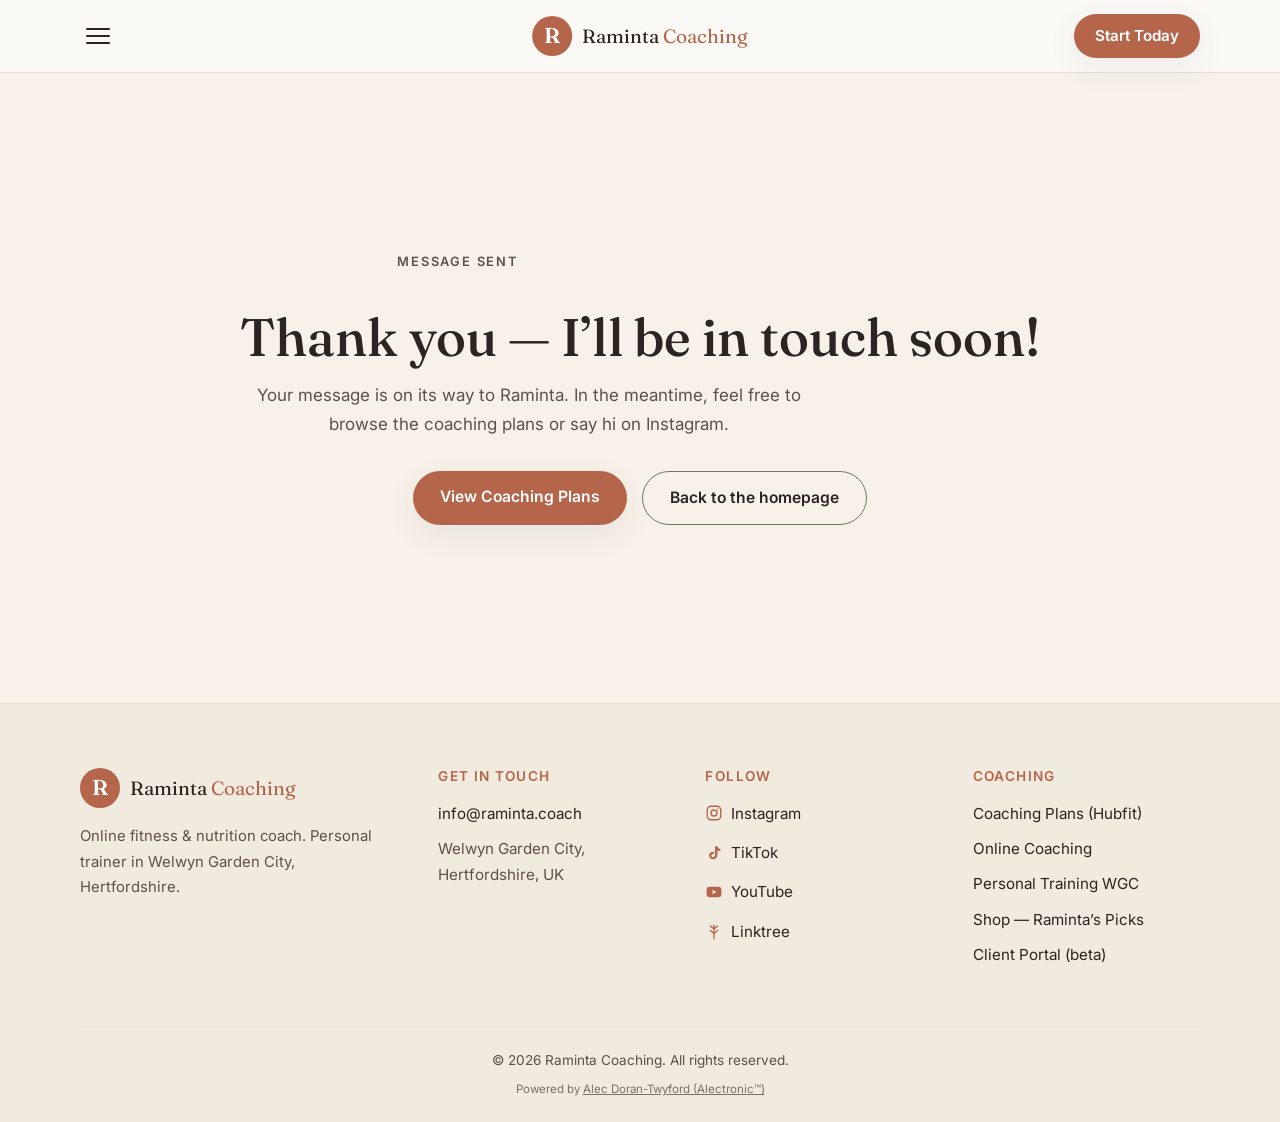
<file: thanks.html>
<!DOCTYPE html>
<html lang="en-GB">
<head>
  <!-- Consent Mode Defaults -->
  <script data-cookieconsent="ignore">
    window.dataLayer = window.dataLayer || [];
    function gtag(){dataLayer.push(arguments);}
    gtag('consent', 'default', {
      'ad_storage': 'denied',
      'ad_user_data': 'denied',
      'ad_personalization': 'denied',
      'analytics_storage': 'denied',
      'functionality_storage': 'denied',
      'personalization_storage': 'denied',
      'security_storage': 'granted',
    });
  </script>

  <!-- Google tag (gtag.js) -->
  <script async src="https://www.googletagmanager.com/gtag/js?id=G-PQ0MHBRBWW"></script>
  <script>
    window.dataLayer = window.dataLayer || [];
    function gtag(){dataLayer.push(arguments);}
    gtag('js', new Date());

    gtag('config', 'G-PQ0MHBRBWW', {
      'url_passthrough': true,
      'ads_data_redaction': true
    });
  </script>

  <meta charset="UTF-8">
  <meta name="viewport" content="width=device-width, initial-scale=1.0">
  <title>Message Sent | Raminta Coaching</title>
  <meta name="robots" content="noindex">
  <link rel="icon" type="image/svg+xml" href="favicon.svg">
  <link rel="icon" type="image/png" sizes="32x32" href="favicon-32x32.png">
  <link rel="shortcut icon" href="favicon.ico">
  <link rel="apple-touch-icon" sizes="180x180" href="apple-touch-icon.png">
  <link rel="preconnect" href="https://fonts.googleapis.com">
  <link rel="preconnect" href="https://fonts.gstatic.com" crossorigin>
  <link href="https://fonts.googleapis.com/css2?family=Fraunces:opsz,wght@9..144,400;9..144,500;9..144,600&family=Inter:wght@400;500;600&display=swap" rel="stylesheet">
  
  
  <script src="js/cookie.js" defer></script>
  <link rel="stylesheet" href="css/style.css?v=20260806">
  <style>
    .sent {
      min-height: 70vh;
      display: grid;
      place-items: center;
      text-align: center;
      padding: 4rem 1.5rem;
    }
    .sent h1 { margin-bottom: 0.8rem; }
    .sent p { color: var(--ink-soft); margin-bottom: 2rem; max-width: 34em; }
  </style>
</head>
<body>

  <!-- Header injected by app.js -->

<main class="sent">
    <div>
      <p class="eyebrow">Message sent</p>
      <h1>Thank you — I&rsquo;ll be in touch soon!</h1>
      <p>Your message is on its way to Raminta. In the meantime, feel free to browse the coaching plans or say hi on Instagram.</p>
      <div class="hero-actions center">
        <a class="btn btn-primary" href="https://app.hubfit.com/plans/688387865c56841b3dd9c6ea" target="_blank" rel="noopener"
           data-track="coaching_plans_click" data-track-label="View Coaching Plans — thanks page">View Coaching Plans</a>
        <a class="btn btn-ghost" href="/">Back to the homepage</a>
      </div>
    </div>
  </main>

  <!-- Footer injected by app.js -->

  <!-- Conversion event: fires when user lands on the thank-you page -->
  <script>
    window.addEventListener('load', function () {
      if (typeof gtag === 'function') {
        gtag('event', 'generate_lead', {
          event_category: 'enquiry',
          source_page: document.referrer || 'direct'
        });
      }
    });
  </script>
  <script src="js/content.js" defer></script>
  <script src="js/app.js?v=20260806" defer></script>
</body>
</html>
</file>
<file: css/style.css>
/* ==========================================================================
   Raminta Coaching — raminta.coach
   Palette: white, soft greens, soft beige. Clean, calming, professional.
   ========================================================================== */

:root {
  /* Colors */
  --white: #ffffff;
  --off-white: #F7F1EA;     /* Warm Cream */
  --beige: #F1EADF;         /* Tinted Warm Cream */
  --beige-deep: #E9DFCE;    /* Darker Cream/Clay */
  --sage: #6B7A5E;          /* Deep Sage */
  --sage-soft: #E2E6DF;     /* Soft Sage background */
  --green: #B5654A;         /* Terracotta / Clay */
  --green-deep: #2B2420;    /* Charcoal Brown headings */
  --ink: #2B2420;           /* Charcoal Brown text */
  --ink-soft: #5c514b;      /* Muted Charcoal Brown */
  --accent: #C99A4A;        /* Muted Gold/Ochre */

  /* Type */
  --font-display: "Fraunces", Georgia, serif;
  --font-body: "Inter", -apple-system, BlinkMacSystemFont, "Segoe UI", sans-serif;

  /* Misc */
  --radius: 16px;
  --radius-sm: 10px;
  --shadow: 0 10px 30px rgba(60, 80, 60, 0.08);
  --container: 1120px;
}

*,
*::before,
*::after {
  box-sizing: border-box;
  margin: 0;
  padding: 0;
}

html {
  scroll-behavior: smooth;
  scroll-padding-top: 84px;
}

body {
  font-family: var(--font-body);
  font-size: 1.0625rem;
  line-height: 1.7;
  color: var(--ink);
  background: var(--off-white);
  -webkit-font-smoothing: antialiased;
}

img {
  max-width: 100%;
  display: block;
}

a {
  color: var(--green);
}

/* ===== Layout helpers ===== */
.container {
  width: min(100% - 2.5rem, var(--container));
  margin-inline: auto;
}

.container-narrow {
  max-width: 760px;
}

.grid-2 {
  display: grid;
  grid-template-columns: 1.15fr 0.85fr;
  gap: 3.5rem;
  align-items: center;
}

.section {
  padding: 5.5rem 0;
}

.section-tinted {
  background: var(--beige-deep);
}

.section-head {
  max-width: 640px;
  margin: 0 auto 3rem;
  text-align: center;
}

.center {
  text-align: center;
}

.section-sub {
  color: var(--ink-soft);
  margin-top: 0.75rem;
}

/* ===== Typography ===== */
h1, h2, h3 {
  font-family: var(--font-display);
  font-weight: 500;
  line-height: 1.2;
  color: var(--green-deep);
}

h1 { font-size: clamp(2.1rem, 4.5vw, 3.3rem); }
h2 { font-size: clamp(1.7rem, 3vw, 2.4rem); }
h3 { font-size: 1.25rem; }

.eyebrow {
  font-size: 0.8rem;
  font-weight: 600;
  letter-spacing: 0.14em;
  text-transform: uppercase;
  color: var(--green);
  margin-bottom: 0.9rem;
}

.lead {
  font-size: 1.15rem;
  color: var(--ink-soft);
  margin: 1.25rem 0 2rem;
  max-width: 34em;
}

.accent {
  color: var(--green);
}

section p + p {
  margin-top: 1rem;
}

/* ===== Buttons ===== */
.btn {
  display: inline-block;
  padding: 0.8rem 1.7rem;
  border-radius: 999px;
  font-weight: 600;
  font-size: 0.98rem;
  text-decoration: none;
  transition: transform 0.15s ease, box-shadow 0.15s ease, background 0.15s ease;
}

.btn:hover {
  transform: translateY(-2px);
}

.btn-primary {
  background: var(--green);
  color: var(--white);
  box-shadow: var(--shadow);
}

.btn-primary:hover {
  background: var(--green-deep);
}

.btn-ghost {
  background: transparent;
  color: var(--green-deep);
  border: 1.5px solid var(--sage);
}

.btn-ghost:hover {
  background: var(--sage-soft);
}

.btn-light {
  background: var(--white);
  color: var(--green-deep);
}

.btn-outline-light {
  border: 1.5px solid rgba(255, 255, 255, 0.7);
  color: var(--white);
}

.btn-lg {
  padding: 1rem 2.3rem;
  font-size: 1.05rem;
}

/* ===== Header / nav ===== */
.site-header {
  position: sticky;
  top: 0;
  z-index: 50;
  background: rgba(251, 250, 247, 0.92);
  backdrop-filter: blur(8px);
  border-bottom: 1px solid var(--beige-deep);
}

.nav {
  display: flex;
  align-items: center;
  justify-content: space-between;
  padding: 0.9rem 0;
  position: relative;
}

.brand {
  display: flex;
  align-items: center;
  gap: 0.6rem;
  text-decoration: none;
}

.nav .brand {
  position: absolute;
  left: 50%;
  top: 50%;
  transform: translate(-50%, -50%);
  justify-content: center;
  white-space: nowrap;
}

.brand-logo {
  height: 44px;
  width: auto;
  display: block;
}

.btn-header-cta {
  padding: 0.55rem 1.3rem;
  font-size: 0.95rem;
  font-weight: 600;
  white-space: nowrap;
  z-index: 10;
}

@media (max-width: 580px) {
  .btn-header-cta {
    padding: 0.45rem 1rem;
    font-size: 0.88rem;
  }
  .nav .brand-name {
    display: none;
  }
}

.brand-mark {
  display: grid;
  place-items: center;
  width: 40px;
  height: 40px;
  border-radius: 50%;
  background: var(--green);
  color: var(--white);
  font-family: var(--font-display);
  font-size: 1.35rem;
  font-weight: 600;
  flex-shrink: 0;
}

.brand-name {
  font-family: var(--font-display);
  font-size: 1.2rem;
  color: var(--green-deep);
}

.brand-name em {
  font-style: normal;
  color: var(--green);
}

.nav-menu {
  display: none;
  position: absolute;
  top: 100%;
  left: 0;
  right: 0;
  flex-direction: column;
  align-items: flex-start;
  gap: 0;
  background: var(--off-white);
  border-bottom: 1px solid var(--beige-deep);
  padding: 0.5rem 1.25rem 1.25rem;
  list-style: none;
}

.nav-menu.open {
  display: flex;
}

.nav-menu li {
  width: 100%;
}

.nav-menu a:not(.btn) {
  display: block;
  padding: 0.8rem 0;
  text-decoration: none;
  color: var(--ink);
  font-weight: 500;
  font-size: 0.95rem;
}

.nav-menu a:not(.btn):hover {
  color: var(--green);
}

.btn-nav {
  padding: 0.55rem 1.3rem;
  margin-top: 0.6rem;
}

.nav-toggle {
  display: flex;
  flex-direction: column;
  gap: 5px;
  background: none;
  border: none;
  cursor: pointer;
  padding: 6px;
}

.nav-toggle span {
  width: 24px;
  height: 2px;
  background: var(--green-deep);
  border-radius: 2px;
  transition: transform 0.2s ease, opacity 0.2s ease;
}

/* ===== Hero ===== */
.hero {
  padding: 5.5rem 0 4.5rem;
  background:
    radial-gradient(60% 80% at 85% 15%, var(--sage-soft) 0%, transparent 60%),
    radial-gradient(50% 70% at 10% 90%, var(--beige) 0%, transparent 65%),
    var(--off-white);
}

.hero-inner {
  display: grid;
  grid-template-columns: 1.2fr 0.8fr;
  gap: 3rem;
  align-items: center;
}

.hero-actions {
  display: flex;
  flex-wrap: wrap;
  gap: 0.9rem;
}

.hero-actions.center {
  justify-content: center;
}

.hero-points {
  display: flex;
  flex-wrap: wrap;
  gap: 0.6rem 1.6rem;
  list-style: none;
  margin-top: 1.8rem;
  color: var(--ink-soft);
  font-size: 0.92rem;
}

.hero-points li::before {
  content: "✓";
  color: var(--green);
  font-weight: 700;
  margin-right: 0.45rem;
}

.hero-card {
  background: var(--white);
  border: 1px solid var(--beige-deep);
  border-radius: var(--radius);
  box-shadow: var(--shadow);
  padding: 2.2rem;
  max-width: 340px;
  margin-left: auto;
}

.hero-card-leaf {
  color: var(--accent);
  margin-bottom: 1.1rem;
}

.hero-card-quote {
  font-family: var(--font-display);
  font-size: 1.2rem;
  line-height: 1.5;
  color: var(--green-deep);
}

.hero-card-sign {
  margin-top: 1rem;
  color: var(--ink-soft);
  font-size: 0.95rem;
}

/* ===== Trust strip ===== */
.strip {
  background: var(--green-deep);
  color: var(--white);
  padding: 1.4rem 0;
}

.strip-inner {
  display: grid;
  grid-template-columns: repeat(4, 1fr);
  gap: 1.5rem;
  text-align: center;
}

.strip-item strong {
  display: block;
  font-family: var(--font-display);
  font-size: 1.05rem;
  letter-spacing: 0.02em;
}

.strip-item span {
  font-size: 0.85rem;
  color: var(--sage-soft);
}

/* ===== About / panels ===== */
.about-panel {
  background: var(--white);
  border: 1px solid var(--beige-deep);
  border-radius: var(--radius);
  box-shadow: var(--shadow);
  padding: 2.2rem;
}

.about-panel h3 {
  margin-bottom: 1.2rem;
}

.check-list,
.location-list {
  list-style: none;
}

.check-list li {
  padding-left: 1.8rem;
  position: relative;
  margin-bottom: 0.8rem;
}

.check-list li::before {
  content: "✓";
  position: absolute;
  left: 0;
  color: var(--green);
  font-weight: 700;
}

.location-list li {
  padding: 1rem 0;
  border-bottom: 1px solid var(--beige);
  display: flex;
  gap: 0.9rem;
  align-items: flex-start;
}

.gym-logo {
  width: 28px;
  height: 28px;
  border-radius: 6px;
  flex-shrink: 0;
  margin-top: 0.2rem;
}

.location-list a {
  font-size: 0.88rem;
}

.location-list li:last-child {
  border-bottom: none;
}

.location-list strong {
  display: block;
  color: var(--green-deep);
}

.location-list span {
  color: var(--ink-soft);
  font-size: 0.95rem;
}

.panel-note {
  margin-top: 1.2rem;
  font-size: 0.88rem;
  color: var(--ink-soft);
  font-style: italic;
}

#about .btn {
  margin-top: 1.6rem;
}

/* ===== Steps ===== */
.steps {
  display: grid;
  grid-template-columns: repeat(2, 1fr);
  gap: 1.5rem;
}

.steps-3 {
  grid-template-columns: repeat(3, 1fr);
}

.step {
  background: var(--white);
  border-radius: var(--radius);
  padding: 2rem 1.6rem;
  box-shadow: var(--shadow);
}

.step-num {
  display: inline-grid;
  place-items: center;
  width: 44px;
  height: 44px;
  border-radius: 50%;
  background: var(--sage-soft);
  color: var(--green-deep);
  font-family: var(--font-display);
  font-size: 1.3rem;
  font-weight: 600;
  margin-bottom: 1.1rem;
}

.step h3 {
  margin-bottom: 0.6rem;
}

.step p {
  font-size: 0.95rem;
  color: var(--ink-soft);
}

/* ===== Service cards ===== */
.cards {
  display: grid;
  grid-template-columns: repeat(4, 1fr);
  gap: 1.5rem;
}

.card {
  background: var(--white);
  border: 1px solid var(--beige-deep);
  border-radius: var(--radius);
  padding: 1.9rem 1.6rem;
  transition: transform 0.2s ease, box-shadow 0.2s ease;
}

.card:hover {
  transform: translateY(-4px);
  box-shadow: var(--shadow);
}

.card h3 {
  margin-bottom: 0.6rem;
  font-size: 1.12rem;
}

.card p {
  font-size: 0.94rem;
  color: var(--ink-soft);
}

.section-cta {
  text-align: center;
  margin-top: 3rem;
}

.cta-note {
  margin-top: 1rem;
  color: var(--ink-soft);
  font-size: 0.93rem;
}

/* ===== About photo ===== */
.about-side {
  display: flex;
  flex-direction: column;
  gap: 1.5rem;
}

.photo-frame {
  border-radius: var(--radius);
  overflow: hidden;
  box-shadow: var(--shadow);
  border: 1px solid var(--beige-deep);
  background: var(--beige);
}

.photo-frame img {
  width: 100%;
  height: auto;
  display: block;
}

/* ===== Testimonials ===== */
.testimonials {
  display: grid;
  grid-template-columns: repeat(2, 1fr);
  gap: 1.5rem;
  max-width: 960px;
  margin: 0 auto;
}

.testimonial {
  background: var(--white);
  border: 1px solid var(--beige-deep);
  border-radius: var(--radius);
  padding: 1.9rem 2rem;
  margin: 0;
  position: relative;
}

.testimonial::before {
  content: "\201C";
  font-family: var(--font-display);
  font-size: 3rem;
  line-height: 1;
  color: var(--accent);
  display: block;
  margin-bottom: 0.4rem;
}

.testimonial p {
  font-size: 0.96rem;
  color: var(--ink-soft);
}

.testimonial footer {
  margin-top: 1rem;
  font-family: var(--font-display);
  font-size: 1.05rem;
  color: var(--green-deep);
}

@media (max-width: 760px) {
  .testimonials {
    grid-template-columns: 1fr;
  }
}

/* ===== Newsletter ===== */
.newsletter-cards {
  grid-template-columns: repeat(3, 1fr);
  max-width: 960px;
  margin: 0 auto;
}

.newsletter-cards .card {
  display: flex;
  flex-direction: column;
  gap: 0.8rem;
  align-items: flex-start;
}

.newsletter-form {
  display: flex;
  gap: 0.8rem;
  justify-content: center;
  margin-top: 2.5rem;
  flex-wrap: wrap;
}

.newsletter-form input[type="email"] {
  font: inherit;
  padding: 0.75rem 1.1rem;
  border: 1px solid var(--beige-deep);
  border-radius: 999px;
  background: var(--white);
  min-width: 260px;
}

.newsletter-form input[type="email"]:focus {
  outline: 2px solid var(--sage);
  outline-offset: 1px;
}

.newsletter-form button {
  cursor: pointer;
  border: none;
}

.visually-hidden {
  position: absolute;
  width: 1px;
  height: 1px;
  overflow: hidden;
  clip: rect(0 0 0 0);
  white-space: nowrap;
}

@media (max-width: 900px) {
  .newsletter-cards {
    grid-template-columns: 1fr;
    max-width: 480px;
  }
}

/* ===== Locations map ===== */
.map-block {
  margin-top: 2.5rem;
}

.gym-map {
  height: 380px;
  border-radius: var(--radius);
  border: 1px solid var(--beige-deep);
  box-shadow: var(--shadow);
  z-index: 0;
}

.gym-pin-wrap {
  background: none;
  border: none;
}

.gym-pin {
  width: 44px;
  height: 44px;
  border-radius: 50%;
  background: var(--white);
  border: 2px solid var(--green);
  box-shadow: 0 3px 10px rgba(40, 60, 40, 0.3);
  display: grid;
  place-items: center;
}

.gym-pin img {
  width: 28px;
  height: 28px;
  border-radius: 4px;
}

.gym-pin-tip {
  width: 0;
  height: 0;
  margin: -2px auto 0;
  border-left: 7px solid transparent;
  border-right: 7px solid transparent;
  border-top: 10px solid var(--green);
}

.gym-popup {
  display: flex;
  flex-direction: column;
  gap: 0.2rem;
  font-family: var(--font-body);
}

.gym-popup strong {
  color: var(--green-deep);
}

/* ===== Contact form ===== */
.contact-form {
  background: var(--white);
  border: 1px solid var(--beige-deep);
  border-radius: var(--radius);
  box-shadow: var(--shadow);
  padding: 2.2rem;
  display: flex;
  flex-direction: column;
  gap: 1.2rem;
}

.contact-form .form-row {
  display: grid;
  grid-template-columns: 1fr 1fr;
  gap: 1.2rem;
}

.contact-form label {
  display: flex;
  flex-direction: column;
  gap: 0.4rem;
  font-size: 0.9rem;
  font-weight: 500;
  color: var(--ink-soft);
}

.contact-form input,
.contact-form select,
.contact-form textarea {
  font: inherit;
  color: var(--ink);
  padding: 0.7rem 0.9rem;
  border: 1px solid var(--beige-deep);
  border-radius: var(--radius-sm);
  background: var(--off-white);
}

.contact-form input:focus,
.contact-form select:focus,
.contact-form textarea:focus {
  outline: 2px solid var(--sage);
  outline-offset: 1px;
}

.contact-form button {
  align-self: flex-start;
  cursor: pointer;
  border: none;
}

.contact-form .cta-note {
  margin: 0;
}

.honeypot {
  position: absolute;
  left: -9999px;
  opacity: 0;
}

@media (max-width: 640px) {
  .contact-form .form-row {
    grid-template-columns: 1fr;
  }
}

/* ===== Social links ===== */
.social-links a {
  display: inline-flex;
  align-items: center;
  gap: 0.5rem;
}

.social-icon {
  width: 18px;
  height: 18px;
  color: var(--green);
  flex-shrink: 0;
}

/* ===== Store ===== */
.store-cards {
  display: grid;
  grid-template-columns: repeat(auto-fit, minmax(280px, 1fr));
  gap: 2rem;
  max-width: 1200px;
  margin: 0 auto;
}

.store-card {
  display: flex;
  flex-direction: column;
  gap: 0.8rem;
  align-items: flex-start;
}

.store-card .btn {
  margin-top: auto;
  width: 100%;
  text-align: center;
}

.store-img-wrapper {
  width: 100%;
  aspect-ratio: 1 / 1;
  display: grid;
  place-items: center;
  background: var(--white);
  border-radius: var(--radius-sm);
  border: 1px solid var(--beige-deep);
  overflow: hidden;
  margin-bottom: 0.75rem;
  padding: 1.25rem;
}

.store-img {
  width: 100%;
  height: 100%;
  object-fit: contain;
  display: block;
  transition: transform 0.3s ease;
}

.store-card:hover .store-img {
  transform: scale(1.04);
}

.store-tag {
  font-size: 0.75rem;
  font-weight: 600;
  letter-spacing: 0.1em;
  text-transform: uppercase;
  color: var(--green);
  background: var(--sage-soft);
  padding: 0.25rem 0.7rem;
  border-radius: 999px;
}

.affiliate-note {
  text-align: center;
  font-size: 0.85rem;
  color: var(--ink-soft);
  font-style: italic;
  margin-top: 2.5rem;
}

@media (max-width: 900px) {
  .store-cards {
    grid-template-columns: 1fr;
    max-width: 480px;
  }
}

/* ===== FAQ ===== */
.faq details {
  background: var(--white);
  border: 1px solid var(--beige-deep);
  border-radius: var(--radius-sm);
  padding: 1.1rem 1.4rem;
  margin-bottom: 0.9rem;
}

.faq summary {
  cursor: pointer;
  font-weight: 600;
  color: var(--green-deep);
  list-style: none;
  position: relative;
  padding-right: 2rem;
}

.faq summary::-webkit-details-marker {
  display: none;
}

.faq summary::after {
  content: "+";
  position: absolute;
  right: 0;
  top: 50%;
  transform: translateY(-50%);
  font-family: var(--font-display);
  font-size: 1.4rem;
  color: var(--green);
  transition: transform 0.2s ease;
}

.faq details[open] summary::after {
  content: "–";
}

.faq details p {
  margin-top: 0.8rem;
  color: var(--ink-soft);
  font-size: 0.97rem;
}

/* ===== CTA band ===== */
.cta-band {
  background:
    radial-gradient(70% 120% at 90% 10%, rgba(157, 180, 154, 0.35) 0%, transparent 60%),
    var(--green-deep);
  color: var(--white);
  text-align: center;
}

.cta-band h2 {
  color: var(--white);
}

.cta-band p {
  color: var(--sage-soft);
  margin: 0.9rem auto 2rem;
  max-width: 34em;
}

/* ===== Footer ===== */
.site-footer {
  background: var(--beige);
  border-top: 1px solid var(--beige-deep);
  padding: 4rem 0 0;
}

.footer-grid {
  display: grid;
  grid-template-columns: 1.4fr 1fr 1fr 1fr;
  gap: 2.5rem;
  padding-bottom: 3rem;
}

.footer-brand {
  margin-bottom: 1rem;
}

.footer-tag {
  color: var(--ink-soft);
  font-size: 0.93rem;
  max-width: 26em;
}

.site-footer h3 {
  font-size: 0.85rem;
  font-family: var(--font-body);
  font-weight: 600;
  text-transform: uppercase;
  letter-spacing: 0.1em;
  color: var(--green);
  margin-bottom: 1rem;
}

.footer-links {
  list-style: none;
}

.footer-links li {
  margin-bottom: 0.6rem;
  font-size: 0.95rem;
  color: var(--ink-soft);
}

.footer-links a {
  color: var(--ink);
  text-decoration: none;
}

.footer-links a:hover {
  color: var(--green);
  text-decoration: underline;
}

.footer-bottom {
  border-top: 1px solid var(--beige-deep);
  padding: 1.4rem 0;
  font-size: 0.85rem;
  color: var(--ink-soft);
  text-align: center;
}

/* ===== Reveal animation =====
   Hidden state only applies once JS tags <html class="js">, so content
   stays visible without JavaScript. */
.js .reveal {
  opacity: 0;
  transform: translateY(18px);
  transition: opacity 0.6s ease, transform 0.6s ease;
}

.js .reveal.visible {
  opacity: 1;
  transform: none;
}

@media (prefers-reduced-motion: reduce) {
  html { scroll-behavior: auto; }
  .js .reveal { opacity: 1; transform: none; transition: none; }
}

/* ===== Calorie & Macro Calculator ===== */
#calorie-calculator {
  padding-top: 0;
}

.section-title-with-share {
  display: inline-flex;
  align-items: center;
  justify-content: center;
  gap: 0.5rem;
  position: relative;
}

.copy-anchor-btn {
  background: transparent;
  border: none;
  padding: 4px;
  cursor: pointer;
  color: var(--green);
  display: inline-flex;
  align-items: center;
  justify-content: center;
  border-radius: 4px;
  transition: color 0.2s, background-color 0.2s;
}

.copy-anchor-btn:hover {
  color: var(--green);
  background-color: var(--off-white);
}

.copy-anchor-btn svg {
  width: 1.1rem;
  height: 1.1rem;
}

.copy-anchor-btn .icon-check {
  color: var(--green);
}

.calculator-container {
  background: var(--white);
  border: 1px solid var(--beige-deep);
  border-radius: var(--radius);
  box-shadow: var(--shadow);
  padding: 3rem;
}

.calculator-layout {
  display: grid;
  grid-template-columns: 1.15fr 0.85fr;
  gap: 3.5rem;
  align-items: stretch;
}

.calc-column {
  display: flex;
  flex-direction: column;
}

.calc-inputs {
  gap: 1.5rem;
}

#calorie-form {
  display: flex;
  flex-direction: column;
  gap: 1.25rem;
}

.toggle-group-container {
  display: flex;
  flex-direction: column;
  gap: 0.5rem;
}

.toggle-label {
  font-size: 0.82rem;
  font-weight: 600;
  color: var(--ink-soft);
  text-transform: uppercase;
  letter-spacing: 0.05em;
}

.button-toggle {
  display: flex;
  background: var(--off-white);
  border: 1px solid var(--beige-deep);
  border-radius: 999px;
  padding: 0.25rem;
  gap: 0.25rem;
}

.button-toggle input[type="radio"] {
  position: absolute;
  opacity: 0;
  width: 0;
  height: 0;
}

.button-toggle label {
  flex: 1;
  text-align: center;
  padding: 0.6rem 1.2rem;
  border-radius: 999px;
  cursor: pointer;
  font-weight: 600;
  font-size: 0.92rem;
  color: var(--ink-soft);
  transition: all 0.2s cubic-bezier(0.4, 0, 0.2, 1);
}

.button-toggle input[type="radio"]:checked + label {
  background: var(--green);
  color: var(--white);
  box-shadow: 0 2px 8px rgba(95, 122, 94, 0.2);
}

.calc-row-sex-age {
  display: grid;
  grid-template-columns: 0.7fr 1.3fr;
  gap: 1.5rem;
  align-items: flex-end;
}

.input-with-toggle-row {
  display: grid;
  grid-template-columns: 1.15fr 0.85fr;
  gap: 1.25rem;
  align-items: flex-end;
}

@media (max-width: 480px) {
  .calc-row-sex-age {
    grid-template-columns: 1fr;
    gap: 1rem;
    align-items: stretch;
  }
  .input-with-toggle-row {
    grid-template-columns: 1fr;
    gap: 1rem;
    align-items: stretch;
  }
}

.calc-inputs label,
.height-input-wrapper label,
.weight-input-wrapper label {
  display: flex;
  flex-direction: column;
  gap: 0.5rem;
  font-size: 0.9rem;
  font-weight: 600;
  color: var(--ink-soft);
}

.height-input-wrapper .height-label,
.weight-only-st .height-label,
.input-group-label {
  display: block;
  font-size: 0.9rem;
  font-weight: 600;
  color: var(--ink-soft);
  margin-bottom: 0.5rem;
}

.calc-inputs input,
.calc-inputs select {
  font: inherit;
  color: var(--ink);
  padding: 0.8rem 1rem;
  border: 1px solid var(--beige-deep);
  border-radius: var(--radius-sm);
  background: var(--off-white);
  transition: border-color 0.2s, outline-color 0.2s;
  width: 100%;
}

.calc-inputs input:focus,
.calc-inputs select:focus {
  outline: 2px solid var(--sage);
  outline-offset: 1px;
}

.height-ft-in-inputs {
  display: grid;
  grid-template-columns: 1fr 1fr;
  gap: 0.75rem;
}

.calc-actions-row {
  display: grid;
  grid-template-columns: 1.35fr 0.65fr;
  gap: 1rem;
  margin-top: 1.5rem;
  margin-bottom: 0.5rem;
}

.btn-calc-submit,
.btn-calc-clear {
  width: 100%;
  cursor: pointer;
  border: none;
  text-align: center;
  font-family: inherit;
}

.weight-section-container {
  display: flex;
  flex-direction: column;
  gap: 0.75rem;
}

.weight-header-row {
  display: grid;
  grid-template-columns: 1.15fr 0.85fr;
  gap: 1.25rem;
  align-items: center;
}

.weight-inputs-grid {
  display: grid;
  grid-template-columns: 1fr 1fr;
  gap: 1.5rem;
}

.weight-sublabel {
  display: block;
  font-size: 0.9rem;
  font-weight: 600;
  color: var(--ink-soft);
  margin-bottom: 0.5rem;
}

/* Target Weight Progress Graph Styles */
.weight-progress-card {
  background: var(--off-white);
  border: 1px solid var(--beige-deep);
  border-radius: var(--radius-sm);
  padding: 1.25rem;
  margin-top: 1.5rem;
  margin-bottom: 1.5rem;
}

.weight-progress-header {
  display: flex;
  justify-content: space-between;
  align-items: center;
  margin-bottom: 1.25rem;
  font-size: 0.9rem;
}

.weight-progress-header span {
  color: var(--ink-soft);
  font-weight: 600;
}

.weight-progress-header strong {
  color: var(--green);
  font-weight: 700;
  font-size: 1.1rem;
}

.weight-progress-bar-container {
  display: flex;
  align-items: center;
  gap: 1.25rem;
}

.weight-progress-node {
  display: flex;
  flex-direction: column;
  align-items: center;
  min-width: 60px;
}

.weight-progress-node .node-label {
  font-size: 0.75rem;
  color: var(--ink-soft);
  text-transform: uppercase;
  letter-spacing: 0.05em;
  margin-bottom: 0.25rem;
  font-weight: 600;
}

.weight-progress-node .node-val {
  font-size: 0.95rem;
  font-weight: 700;
  color: var(--ink);
  white-space: nowrap;
}

.weight-progress-line-wrapper {
  flex: 1;
  position: relative;
  padding: 0.5rem 0;
}

.weight-progress-line {
  height: 6px;
  background: var(--beige-deep);
  border-radius: 999px;
  position: relative;
}

.weight-progress-fill {
  position: absolute;
  left: 0;
  top: 0;
  height: 100%;
  width: 60%;
  background: var(--sage);
  border-radius: 999px;
}

.weight-progress-flag {
  position: absolute;
  left: 60%;
  top: 50%;
  transform: translate(-50%, -50%);
  background: var(--green);
  color: var(--white);
  font-size: 0.75rem;
  font-weight: 700;
  padding: 0.2rem 0.6rem;
  border-radius: 999px;
  box-shadow: 0 2px 4px rgba(95, 122, 94, 0.2);
  white-space: nowrap;
}

@media (max-width: 480px) {
  .calc-actions-row {
    grid-template-columns: 1fr;
  }
  .weight-header-row {
    grid-template-columns: 1fr;
    gap: 0.5rem;
  }
}

.form-note {
  font-size: 0.8rem;
  color: var(--ink-soft);
  line-height: 1.5;
  margin-top: 1.5rem;
  text-align: center;
  border-top: 1px solid var(--beige-deep);
  padding-top: 1rem;
}

/* Results section styling */
.calc-results {
  border-left: 1px solid var(--beige-deep);
  padding-left: 4rem;
  justify-content: center;
  min-height: 480px;
}

/* Metric / Imperial dynamic display helper */
.calculator-layout.height-mode-cm .height-only-ft { display: none !important; }
.calculator-layout.height-mode-ft .height-only-cm { display: none !important; }

.calculator-layout.weight-mode-kg .weight-only-st,
.calculator-layout.weight-mode-kg .weight-only-lbs { display: none !important; }

.calculator-layout.weight-mode-st .weight-only-kg,
.calculator-layout.weight-mode-st .weight-only-lbs { display: none !important; }

.calculator-layout.weight-mode-lbs .weight-only-kg,
.calculator-layout.weight-mode-lbs .weight-only-st { display: none !important; }

@media (max-width: 900px) {
  .calculator-container {
    padding: 2rem;
  }
  .calculator-layout {
    grid-template-columns: 1fr;
    gap: 3rem;
  }
  .calc-results {
    border-left: none;
    padding-left: 0;
    border-top: 1px solid var(--beige-deep);
    padding-top: 3rem;
    min-height: auto;
  }
}

.results-prompt {
  text-align: center;
  padding: 2rem 1rem;
  color: var(--ink-soft);
}

.results-prompt .prompt-icon {
  margin: 0 auto 1.5rem;
  color: var(--green);
  background: var(--off-white);
  width: 80px;
  height: 80px;
  border-radius: 50%;
  display: grid;
  place-items: center;
  border: 1px solid var(--beige-deep);
}

.results-prompt h3 {
  font-family: var(--font-display);
  font-size: 1.4rem;
  color: var(--green-deep);
  margin-bottom: 0.75rem;
}

.tdee-banner {
  background: var(--sage-soft);
  border: 1px solid var(--sage);
  border-radius: var(--radius-sm);
  padding: 1.1rem 1.4rem;
  display: flex;
  justify-content: space-between;
  align-items: center;
  gap: 1rem;
  font-size: 1.05rem;
  color: var(--green-deep);
  margin-bottom: 1.5rem;
}

.tdee-banner span {
  font-weight: 500;
}

.tdee-banner strong {
  font-size: 1.35rem;
  font-family: var(--font-display);
  white-space: nowrap;
}

.results-heading {
  font-size: 0.88rem;
  font-family: var(--font-body);
  font-weight: 600;
  text-transform: uppercase;
  letter-spacing: 0.05em;
  color: var(--green);
  margin: 1.5rem 0 0.8rem;
}

.deficit-tabs {
  display: flex;
  flex-direction: column;
  gap: 0.75rem;
  margin-bottom: 1.5rem;
}

.deficit-tab {
  background: var(--off-white);
  border: 1px solid var(--beige-deep);
  border-radius: var(--radius-sm);
  padding: 0.9rem 1.25rem;
  cursor: pointer;
  display: flex;
  flex-direction: row;
  justify-content: space-between;
  align-items: center;
  text-align: left;
  transition: all 0.2s cubic-bezier(0.4, 0, 0.2, 1);
  color: var(--ink);
  width: 100%;
}

.deficit-tab:hover {
  border-color: var(--sage);
  background: var(--white);
  transform: translateY(-2px);
}

.deficit-tab.active {
  background: var(--green-deep);
  border-color: var(--green-deep);
  color: var(--white);
  box-shadow: 0 4px 12px rgba(60, 80, 60, 0.15);
}

.deficit-info {
  display: flex;
  flex-direction: column;
  gap: 0.15rem;
}

.deficit-tab .tab-title {
  font-size: 0.82rem;
  font-weight: 600;
  text-transform: uppercase;
  letter-spacing: 0.03em;
}

.deficit-tab .tab-rate {
  font-size: 0.76rem;
  color: var(--ink-soft);
}

.deficit-tab.active .tab-rate {
  color: var(--sage-soft);
}

.deficit-tab .tab-calories {
  font-size: 1.25rem;
  font-weight: 600;
  font-family: var(--font-display);
  color: var(--green-deep);
  white-space: nowrap;
}

.deficit-tab.active .tab-calories {
  color: var(--white);
}

.safety-warning {
  background: #fbf0dc;
  border: 1px solid #e6b06c;
  color: #8c5d1e;
  border-radius: var(--radius-sm);
  padding: 0.9rem 1.1rem;
  font-size: 0.88rem;
  margin-bottom: 1.5rem;
  line-height: 1.5;
}

.macros-breakdown {
  border-top: 1px solid var(--beige-deep);
  padding-top: 1.5rem;
  margin-top: 1.5rem;
}

.macro-bars {
  display: flex;
  flex-direction: column;
  gap: 1.2rem;
}

.macro-bar-item {
  display: flex;
  flex-direction: column;
  gap: 0.4rem;
}

.macro-info {
  display: flex;
  justify-content: space-between;
  align-items: baseline;
}

.macro-name {
  font-size: 0.95rem;
  color: var(--ink);
  font-weight: 500;
}

.macro-val {
  font-family: var(--font-display);
  font-size: 1.15rem;
  font-weight: 600;
  color: var(--green-deep);
}

.progress-bg {
  background: var(--beige);
  height: 8px;
  border-radius: 99px;
  overflow: hidden;
  width: 100%;
}

.progress-bar {
  height: 100%;
  border-radius: 99px;
  width: 0;
  transition: width 0.8s cubic-bezier(0.1, 0.8, 0.25, 1);
}

.bar-protein { background: var(--green); }
.bar-fat { background: var(--accent); }
.bar-carb { background: var(--beige-deep); }

.macro-desc {
  font-size: 0.8rem;
  color: var(--ink-soft);
}

/* Metric / Imperial dynamic display helper */
.calculator-layout:not(.units-imperial) .imperial-only {
  display: none !important;
}

.calculator-layout.units-imperial .metric-only {
  display: none !important;
}

/* ===== Responsive ===== */
@media (max-width: 900px) {
  .grid-2,
  .hero-inner {
    grid-template-columns: 1fr;
  }

  .hero-visual {
    display: none;
  }

  .steps,
  .cards {
    grid-template-columns: repeat(2, 1fr);
  }

  .strip-inner {
    grid-template-columns: repeat(2, 1fr);
  }

  .footer-grid {
    grid-template-columns: 1fr 1fr;
  }
}

@media (max-width: 640px) {
  .section {
    padding: 3.8rem 0;
  }

  .steps,
  .cards {
    grid-template-columns: 1fr;
  }

}

/* ── Floating Cookie Button ── */
.cookie-floating-btn {
  position: fixed;
  bottom: 20px;
  left: 20px;
  z-index: 9990;
  width: 44px;
  height: 44px;
  border-radius: 50%;
  background: var(--surface, #fbfaf7);
  border: 1px solid rgba(0, 0, 0, 0.15);
  color: var(--ink, #1a1a1a);
  font-size: 1.25rem;
  display: flex;
  align-items: center;
  justify-content: center;
  cursor: pointer;
  box-shadow: 0 4px 16px rgba(0, 0, 0, 0.15);
  transition: transform 0.2s ease, box-shadow 0.2s ease;
}
.cookie-floating-btn:hover {
  transform: scale(1.1);
  box-shadow: 0 6px 20px rgba(0, 0, 0, 0.25);
}


/* ── Calorie Calculator Consolidated Styles ── */
/* ============================================================
   calculator.css — shared styles for the calorie calculator
   Used by: index.html, calculator.html
   ============================================================ */

/* ── Single-column layout (inputs above, results below) ── */
.calculator-layout {
  grid-template-columns: 1fr !important;
  gap: 0 !important;
}

.calc-results {
  border-left: none !important;
  padding-left: 0 !important;
  border-top: 1px solid var(--beige-deep);
  padding-top: 2.5rem;
  margin-top: 2.5rem;
  min-height: auto !important;
  justify-content: flex-start !important;
}

/* Deficit tabs — horizontal row */
.deficit-tabs {
  flex-direction: row;
  flex-wrap: wrap;
}

.deficit-tab {
  flex: 1;
  min-width: 180px;
}

/* Macros — 3-column grid */
.macro-bars {
  display: grid;
  grid-template-columns: repeat(3, 1fr);
  gap: 1.5rem;
}

@media (max-width: 680px) {
  .deficit-tabs { flex-direction: column; }
  .macro-bars   { grid-template-columns: 1fr; }
}

/* ── Row: sex-toggle (left, wider) | age (right, narrower) ── */
.calc-row-sex-age {
  grid-template-columns: 1.3fr 0.7fr;
}

/* ── Height: label above, then toggle pill + input in a flex row ── */
.field-group {
  display: flex;
  flex-direction: column;
  gap: 0.6rem;
}

.field-controls-row {
  display: flex;
  align-items: center;
  gap: 0.75rem;
}

.field-input-wrap {
  flex: 1;
}

.field-input-wrap input {
  width: 100%;
}

/* ── Weight: label above, weight-header-row is just the toggle pill ── */
.weight-section-container {
  display: flex;
  flex-direction: column;
  gap: 0.6rem;
}

.weight-header-row {
  display: block;
}

/* ── Focus & selection: inputs and selects ── */
.calc-inputs input:focus-visible,
.calc-inputs select:focus-visible,
.field-input-wrap input:focus-visible {
  outline: 3px solid var(--green) !important;
  outline-offset: 2px !important;
  border-color: var(--green) !important;
  box-shadow: 0 0 0 5px rgba(95, 122, 94, 0.15) !important;
}

/* Mouse click focus — slightly subtler */
.calc-inputs input:focus:not(:focus-visible),
.calc-inputs select:focus:not(:focus-visible),
.field-input-wrap input:focus:not(:focus-visible) {
  outline: 2px solid var(--sage) !important;
  outline-offset: 1px !important;
  border-color: var(--sage) !important;
}

/* ── Toggle pill: keyboard focus ring ── */
.button-toggle input[type="radio"]:focus-visible + label {
  outline: 3px solid var(--green);
  outline-offset: 2px;
  box-shadow: 0 0 0 5px rgba(95, 122, 94, 0.15);
  border-radius: 999px;
  position: relative;
  z-index: 1;
}

/* Toggle pill: hover */
.button-toggle label:hover {
  background: var(--sage-soft);
  color: var(--green-deep);
}

/* Toggle pill: checked / selected */
.button-toggle input[type="radio"]:checked + label {
  background: var(--green) !important;
  color: var(--white) !important;
  box-shadow: 0 2px 10px rgba(95, 122, 94, 0.35) !important;
  font-weight: 700 !important;
  letter-spacing: 0.01em;
}

/* Toggle pill: press */
.button-toggle label:active {
  transform: scale(0.96);
}

/* Carbs bar: warm amber instead of near-invisible beige */
.bar-carb {
  background: #c8915a;
}

/* ── CTA overlay (slide-up drawer) ── */
.cta-overlay {
  position: fixed;
  inset: 0;
  z-index: 200;
  display: flex;
  align-items: flex-end;
  justify-content: center;
  pointer-events: none;
  padding: 1rem;
}

.cta-overlay.visible {
  pointer-events: all;
}

.cta-backdrop {
  position: absolute;
  inset: 0;
  background: rgba(46, 53, 46, 0);
  transition: background 0.4s ease;
}

.cta-overlay.visible .cta-backdrop {
  background: rgba(46, 53, 46, 0.45);
}

.cta-drawer {
  position: relative;
  background: var(--white);
  border-radius: 24px 24px 0 0;
  padding: 2.5rem 2.5rem 3rem;
  width: 100%;
  max-width: 680px;
  max-height: 92vh;
  overflow-y: auto;
  transform: translateY(110%);
  transition: transform 0.45s cubic-bezier(0.34, 1.1, 0.64, 1);
  box-shadow: 0 -20px 60px rgba(46, 53, 46, 0.18);
}

.cta-overlay.visible .cta-drawer {
  transform: translateY(0);
}

.cta-drawer-handle {
  width: 48px;
  height: 4px;
  background: var(--beige-deep);
  border-radius: 99px;
  margin: 0 auto 2rem;
}

.cta-drawer-close {
  position: absolute;
  top: 1.25rem;
  right: 1.25rem;
  background: var(--beige);
  border: none;
  border-radius: 50%;
  width: 36px;
  height: 36px;
  cursor: pointer;
  display: grid;
  place-items: center;
  color: var(--ink-soft);
  transition: background 0.2s, color 0.2s;
}

.cta-drawer-close:hover {
  background: var(--beige-deep);
  color: var(--ink);
}

.cta-drawer h2 {
  font-family: var(--font-display);
  font-size: 1.65rem;
  font-weight: 500;
  color: var(--green-deep);
  margin-bottom: 0.5rem;
  line-height: 1.2;
}

.cta-drawer .cta-sub {
  color: var(--ink-soft);
  font-size: 0.95rem;
  margin-bottom: 1.75rem;
  line-height: 1.6;
}

/* Results badge — sits just above the send button */
.cta-results-badge {
  background: var(--sage-soft);
  border: 1px solid var(--sage);
  border-radius: var(--radius-sm);
  padding: 1rem 1.25rem;
  margin-top: 0.5rem;
  margin-bottom: 1rem;
}

.cta-results-badge .badge-label {
  font-size: 0.78rem;
  font-weight: 600;
  text-transform: uppercase;
  letter-spacing: 0.06em;
  color: var(--green);
  margin-bottom: 0.6rem;
  display: block;
}

.cta-results-badge .badge-lines {
  display: flex;
  flex-direction: column;
  gap: 0.35rem;
}

.cta-results-badge .badge-line {
  font-size: 0.88rem;
  color: var(--green-deep);
  line-height: 1.4;
}

.cta-results-badge .badge-line strong {
  font-weight: 600;
}

/* CTA form */
.cta-form {
  display: flex;
  flex-direction: column;
  gap: 1.1rem;
}

.cta-form .form-row-2 {
  display: grid;
  grid-template-columns: 1fr 1fr;
  gap: 1rem;
}

.cta-form label {
  display: flex;
  flex-direction: column;
  gap: 0.45rem;
  font-size: 0.88rem;
  font-weight: 600;
  color: var(--ink-soft);
}

.cta-form input,
.cta-form select,
.cta-form textarea {
  font: inherit;
  font-size: 1rem;
  color: var(--ink);
  padding: 0.8rem 1rem;
  border: 1px solid var(--beige-deep);
  border-radius: var(--radius-sm);
  background: var(--off-white);
  transition: border-color 0.2s, outline-color 0.2s;
  width: 100%;
}

.cta-form input:focus,
.cta-form select:focus,
.cta-form textarea:focus {
  outline: 2px solid var(--sage);
  outline-offset: 1px;
  border-color: var(--sage);
}

.cta-form textarea {
  resize: vertical;
  min-height: 90px;
}

.cta-form .btn-cta-submit {
  margin-top: 0.5rem;
  align-self: stretch;
}

.cta-form .privacy-note {
  font-size: 0.78rem;
  color: var(--ink-soft);
  text-align: center;
}

.cta-form .privacy-note a {
  color: var(--green);
}

/* ── Post-results CTA band ── */
@keyframes pulse-green {
  0%, 100% { box-shadow: 0 0 0 0 rgba(95, 122, 94, 0.4); }
  50%       { box-shadow: 0 0 0 10px rgba(95, 122, 94, 0); }
}

.calc-post-results-cta {
  display: none;
  margin-top: 2rem;
  background: var(--sage-soft);
  border: 1px solid var(--sage);
  border-radius: var(--radius);
  padding: 2rem 2.5rem;
  align-items: center;
  justify-content: space-between;
  gap: 2rem;
  flex-wrap: wrap;
}

@keyframes cta-fade-in {
  from { opacity: 0; transform: translateY(12px); }
  to   { opacity: 1; transform: translateY(0); }
}

.calc-post-results-cta.visible {
  display: flex;
  animation: cta-fade-in 0.5s cubic-bezier(0.22, 1, 0.36, 1) both;
}

.calc-post-results-cta .cta-nudge {
  flex: 1;
  min-width: 200px;
  font-size: 0.95rem;
  color: var(--green-deep);
  margin: 0;
}

.calc-post-results-cta .cta-nudge strong {
  display: block;
  font-size: 1.1rem;
  margin-bottom: 0.3rem;
  font-family: var(--font-display);
  font-weight: 500;
}

#open-cta-btn {
  flex-shrink: 0;
  animation: pulse-green 2.5s ease-in-out infinite;
}

/* Success state */
.cta-success {
  text-align: center;
  padding: 2rem 1rem;
  display: none;
}

.cta-success .success-icon {
  width: 64px;
  height: 64px;
  background: var(--sage-soft);
  border-radius: 50%;
  display: grid;
  place-items: center;
  margin: 0 auto 1.25rem;
  color: var(--green);
}

.cta-success h3 {
  font-family: var(--font-display);
  font-size: 1.5rem;
  color: var(--green-deep);
  margin-bottom: 0.5rem;
}

.cta-success p {
  color: var(--ink-soft);
  font-size: 0.95rem;
}

/* ── Inline Style Cleanups ── */
.cookie-settings-btn {
  background: none;
  border: none;
  color: inherit;
  text-decoration: underline;
  cursor: pointer;
  font: inherit;
  padding: 0;
}
.cookie-settings-btn-colored {
  color: var(--green);
}

.powered-by {
  margin-top: 8px;
  font-size: 0.85em;
  opacity: 0.8;
}
.powered-by a {
  text-decoration: underline;
  color: inherit;
}

.text-optional {
  font-weight: 400;
  opacity: 0.7;
}
#cc-main{background:transparent;color:var(--cc-primary-color);font-family:var(--cc-font-family);font-size:16px;font-weight:400;-webkit-font-smoothing:antialiased;-moz-osx-font-smoothing:grayscale;line-height:1.15;position:relative;text-rendering:optimizeLegibility;-webkit-text-size-adjust:100%;position:fixed;z-index:var(--cc-z-index)}#cc-main :after,#cc-main :before,#cc-main a,#cc-main button,#cc-main div,#cc-main h2,#cc-main input,#cc-main p,#cc-main span{all:unset;box-sizing:border-box}#cc-main .pm__badge,#cc-main button{all:initial;box-sizing:border-box;color:unset;visibility:unset}#cc-main .pm__badge,#cc-main a,#cc-main button,#cc-main input{-webkit-appearance:none;appearance:none;cursor:pointer;font-family:inherit;font-size:100%;line-height:normal;margin:0;outline:revert;outline-offset:2px;overflow:hidden}#cc-main table,#cc-main tbody,#cc-main td,#cc-main th,#cc-main thead,#cc-main tr{all:revert;color:inherit;font-family:inherit;font-size:inherit;font-weight:inherit}:root{--cc-font-family:-apple-system,BlinkMacSystemFont,"Segoe UI",Roboto,Helvetica,Arial,sans-serif,"Apple Color Emoji","Segoe UI Emoji","Segoe UI Symbol";--cc-modal-border-radius:.5rem;--cc-btn-border-radius:.4rem;--cc-modal-transition-duration:.25s;--cc-link-color:var(--cc-btn-primary-bg);--cc-modal-margin:1rem;--cc-z-index:2147483647;--cc-bg:#fff;--cc-primary-color:#2c2f31;--cc-secondary-color:#5e6266;--cc-btn-primary-bg:#30363c;--cc-btn-primary-color:#fff;--cc-btn-primary-border-color:var(--cc-btn-primary-bg);--cc-btn-primary-hover-bg:#000;--cc-btn-primary-hover-color:#fff;--cc-btn-primary-hover-border-color:var(--cc-btn-primary-hover-bg);--cc-btn-secondary-bg:#eaeff2;--cc-btn-secondary-color:var(--cc-primary-color);--cc-btn-secondary-border-color:var(--cc-btn-secondary-bg);--cc-btn-secondary-hover-bg:#d4dae0;--cc-btn-secondary-hover-color:#000;--cc-btn-secondary-hover-border-color:#d4dae0;--cc-separator-border-color:#f0f4f7;--cc-toggle-on-bg:var(--cc-btn-primary-bg);--cc-toggle-off-bg:#667481;--cc-toggle-on-knob-bg:#fff;--cc-toggle-off-knob-bg:var(--cc-toggle-on-knob-bg);--cc-toggle-enabled-icon-color:var(--cc-bg);--cc-toggle-disabled-icon-color:var(--cc-bg);--cc-toggle-readonly-bg:#d5dee2;--cc-toggle-readonly-knob-bg:#fff;--cc-toggle-readonly-knob-icon-color:var(--cc-toggle-readonly-bg);--cc-section-category-border:var(--cc-cookie-category-block-bg);--cc-cookie-category-block-bg:#f0f4f7;--cc-cookie-category-block-border:#f0f4f7;--cc-cookie-category-block-hover-bg:#e9eff4;--cc-cookie-category-block-hover-border:#e9eff4;--cc-cookie-category-expanded-block-bg:transparent;--cc-cookie-category-expanded-block-hover-bg:#dee4e9;--cc-overlay-bg:rgba(0,0,0,.65);--cc-webkit-scrollbar-bg:var(--cc-section-category-border);--cc-webkit-scrollbar-hover-bg:var(--cc-btn-primary-hover-bg);--cc-footer-bg:var(--cc-btn-secondary-bg);--cc-footer-color:var(--cc-secondary-color);--cc-footer-border-color:#e4eaed;--cc-pm-toggle-border-radius:4em}#cc-main.cc--rtl{direction:rtl}#cc-main .cm__title,#cc-main a,#cc-main b,#cc-main em,#cc-main strong{font-weight:600}#cc-main button>span{pointer-events:none}#cc-main .cc__link,#cc-main a{background-image:linear-gradient(currentColor,currentColor);background-position:0 100%;background-repeat:no-repeat;background-size:0 1px;font-weight:600;position:relative;transition:background-size .25s,color .25s ease}#cc-main .cc__link:hover,#cc-main a:hover{background-size:100% 1px;color:var(--cc-primary-color)}#cc-main .cc__link{color:var(--cc-link-color)}#cc-main .cm__desc,#cc-main .pm__body{overscroll-behavior:auto contain;scrollbar-width:thin}@media screen and (min-width:640px){#cc-main ::-webkit-scrollbar,#cc-main ::-webkit-scrollbar-thumb,#cc-main ::-webkit-scrollbar-track{all:revert}#cc-main ::-webkit-scrollbar-thumb{-webkit-background-clip:padding-box;background-clip:padding-box;background:var(--cc-toggle-readonly-bg);border:.25rem solid var(--cc-bg);border-radius:1rem}#cc-main ::-webkit-scrollbar-thumb:hover{background:var(--cc-toggle-off-bg)}#cc-main ::-webkit-scrollbar{background:transparent;width:12px}}html.disable--interaction.show--consent,html.disable--interaction.show--consent body{height:auto!important;overflow:hidden!important}@media (prefers-reduced-motion){#cc-main{--cc-modal-transition-duration:0s}}.cc--darkmode{--cc-bg:#161a1c;--cc-primary-color:#ebf3f6;--cc-secondary-color:#aebbc5;--cc-btn-primary-bg:#c2d0e0;--cc-btn-primary-color:var(--cc-bg);--cc-btn-primary-border-color:var(--cc-btn-primary-bg);--cc-btn-primary-hover-bg:#98a7b6;--cc-btn-primary-hover-color:#000;--cc-btn-primary-hover-border-color:var(--cc-btn-primary-hover-bg);--cc-btn-secondary-bg:#242c31;--cc-btn-secondary-color:var(--cc-primary-color);--cc-btn-secondary-border-color:var(--cc-btn-secondary-bg);--cc-btn-secondary-hover-bg:#353d43;--cc-btn-secondary-hover-color:#fff;--cc-btn-secondary-hover-border-color:var(--cc-btn-secondary-hover-bg);--cc-separator-border-color:#222a30;--cc-toggle-on-bg:var(--cc-btn-primary-bg);--cc-toggle-off-bg:#525f6b;--cc-toggle-on-knob-bg:var(--cc-btn-primary-color);--cc-toggle-off-knob-bg:var(--cc-btn-primary-color);--cc-toggle-enabled-icon-color:var(--cc-btn-primary-color);--cc-toggle-disabled-icon-color:var(--cc-btn-primary-color);--cc-toggle-readonly-bg:#343e45;--cc-toggle-readonly-knob-bg:#5f6b72;--cc-toggle-readonly-knob-icon-color:var(--cc-toggle-readonly-bg);--cc-section-category-border:#1e2428;--cc-cookie-category-block-bg:#1e2428;--cc-cookie-category-block-border:var(--cc-section-category-border);--cc-cookie-category-block-hover-bg:#242c31;--cc-cookie-category-block-hover-border:#232a2f;--cc-cookie-category-expanded-block-bg:transparent;--cc-cookie-category-expanded-block-hover-bg:var(--cc-toggle-readonly-bg);--cc-overlay-bg:rgba(0,0,0,.65);--cc-webkit-scrollbar-bg:var(--cc-section-category-border);--cc-webkit-scrollbar-hover-bg:var(--cc-btn-primary-hover-bg);--cc-footer-bg:#0c0e0f;--cc-footer-color:var(--cc-secondary-color);--cc-footer-border-color:#060809}.cc--darkmode #cc-main{color-scheme:dark}#cc-main .cm{background:var(--cc-bg);border-radius:var(--cc-modal-border-radius);box-shadow:0 .625em 1.875em rgba(0,0,2,.3);display:flex;flex-direction:column;max-width:24rem;opacity:0;overflow:hidden;position:fixed;transform:translateY(1.6em);visibility:hidden;z-index:1}#cc-main .cm--top{top:var(--cc-modal-margin)}#cc-main .cm--middle{top:50%;transform:translateY(calc(-50% + 1.6em))}#cc-main .cm--bottom{bottom:var(--cc-modal-margin)}#cc-main .cm--center{left:var(--cc-modal-margin);margin:0 auto;right:var(--cc-modal-margin);width:unset}#cc-main .cm--left{left:var(--cc-modal-margin);margin-right:var(--cc-modal-margin)}#cc-main .cm--right{margin-left:var(--cc-modal-margin);right:var(--cc-modal-margin)}#cc-main .cm__body{display:flex;flex-direction:column;justify-content:space-between;position:relative}#cc-main .cm__btns,#cc-main .cm__links{padding:1rem 1.3rem;width:unset}#cc-main .cm__texts{display:flex;flex:1;flex-direction:column;justify-content:center;padding:1rem 0 0}#cc-main .cm__desc,#cc-main .cm__title{padding:0 1.3rem}#cc-main .cm__title{font-size:1.05em}#cc-main .cm__title+.cm__desc{margin-top:1.1em}#cc-main .cm__desc{color:var(--cc-secondary-color);font-size:.9em;line-height:1.5;max-height:40vh;overflow-x:visible;overflow-y:auto;padding-bottom:1em}#cc-main .cm__btns{border-top:1px solid var(--cc-separator-border-color);display:flex;flex-direction:column;justify-content:center}#cc-main .cm__btn-group{display:grid;grid-auto-columns:minmax(0,1fr)}#cc-main .cm__btn+.cm__btn,#cc-main .cm__btn-group+.cm__btn-group{margin-top:.375rem}#cc-main .cm--flip .cm__btn+.cm__btn,#cc-main .cm--flip .cm__btn-group+.cm__btn-group{margin-bottom:.375rem;margin-top:0}#cc-main .cm--inline .cm__btn+.cm__btn{margin-left:.375rem;margin-top:0}#cc-main .cm--inline.cm--flip .cm__btn+.cm__btn{margin-bottom:0;margin-left:0;margin-right:.375rem}#cc-main .cm--inline.cm--flip .cm__btn-group+.cm__btn-group{margin-bottom:.375rem;margin-right:0}#cc-main .cm--wide .cm__btn+.cm__btn,#cc-main .cm--wide .cm__btn-group+.cm__btn-group{margin-left:.375rem;margin-top:0}#cc-main .cm--wide.cm--flip .cm__btn+.cm__btn,#cc-main .cm--wide.cm--flip .cm__btn-group+.cm__btn-group{margin-bottom:0;margin-right:.375rem}#cc-main .cm--bar:not(.cm--inline) .cm__btn-group--uneven,#cc-main .cm--wide .cm__btn-group--uneven{display:flex;flex:1;justify-content:space-between}#cc-main .cm--bar:not(.cm--inline).cm--flip .cm__btn-group--uneven,#cc-main .cm--wide.cm--flip .cm__btn-group--uneven{flex-direction:row-reverse}#cc-main .cm__btn{background:var(--cc-btn-primary-bg);border:1px solid var(--cc-btn-primary-border-color);border-radius:var(--cc-btn-border-radius);color:var(--cc-btn-primary-color);font-size:.82em;font-weight:600;min-height:42px;padding:.5em 1em;text-align:center}#cc-main .cm__btn:hover{background:var(--cc-btn-primary-hover-bg);border-color:var(--cc-btn-primary-hover-border-color);color:var(--cc-btn-primary-hover-color)}#cc-main .cm__btn--secondary{background:var(--cc-btn-secondary-bg);border-color:var(--cc-btn-secondary-border-color);color:var(--cc-btn-secondary-color)}#cc-main .cm__btn--secondary:hover{background:var(--cc-btn-secondary-hover-bg);border-color:var(--cc-btn-secondary-hover-border-color);color:var(--cc-btn-secondary-hover-color)}#cc-main .cm__btn--close{border-radius:0;border-bottom-left-radius:var(--cc-btn-border-radius);border-right:none;border-top:none;display:none;font-size:1em;height:42px;min-width:auto!important;overflow:hidden;padding:0!important;position:absolute;right:0;top:0;width:42px}#cc-main .cm__btn--close svg{stroke:var(--cc-btn-primary-color);transform:scale(.5);transition:stroke .15s ease}#cc-main .cm__btn--close:hover svg{stroke:var(--cc-btn-primary-hover-color)}#cc-main .cm__btn--close.cm__btn--secondary svg{stroke:var(--cc-btn-secondary-color)}#cc-main .cm__btn--close.cm__btn--secondary:hover svg{stroke:var(--cc-btn-secondary-hover-color)}#cc-main .cm__btn--close+.cm__texts .cm__title{padding-right:3rem}#cc-main .cm--inline .cm__btn-group{grid-auto-flow:column}#cc-main .cm__footer{background:var(--cc-footer-bg);border-top:1px solid var(--cc-footer-border-color);color:var(--cc-footer-color);padding:.4em 0 .5em}#cc-main .cm__links{display:flex;flex-direction:row;padding-bottom:0;padding-top:0}#cc-main .cm__link-group{display:flex;flex-direction:row;font-size:.8em;width:100%}#cc-main .cm__link-group>*+*{margin-left:1.3rem}#cc-main .cm--flip .cm__btn:last-child{grid-row:1}#cc-main .cm--inline.cm--flip .cm__btn:last-child{grid-column:1}#cc-main .cm--box .cm__btn--close{display:block}#cc-main .cm--box.cm--flip .cm__btns{flex-direction:column-reverse}#cc-main .cm--box.cm--wide{max-width:36em}#cc-main .cm--box.cm--wide .cm__btns{flex-direction:row;justify-content:space-between}#cc-main .cm--box.cm--wide .cm__btn-group{grid-auto-flow:column}#cc-main .cm--box.cm--wide .cm__btn{min-width:120px;padding-left:1.8em;padding-right:1.8em}#cc-main .cm--box.cm--wide.cm--flip .cm__btns{flex-direction:row-reverse}#cc-main .cm--box.cm--wide.cm--flip .cm__btn:last-child{grid-column:1}#cc-main .cm--cloud{max-width:54em;width:unset}#cc-main .cm--cloud .cm__body{flex-direction:row}#cc-main .cm--cloud .cm__texts{flex:1}#cc-main .cm--cloud .cm__desc{max-height:9.4em}#cc-main .cm--cloud .cm__btns{border-left:1px solid var(--cc-separator-border-color);border-top:none;max-width:23em}#cc-main .cm--cloud .cm__btn-group{flex-direction:column}#cc-main .cm--cloud .cm__btn{min-width:19em}#cc-main .cm--cloud.cm--flip .cm__btn-group,#cc-main .cm--cloud.cm--flip .cm__btns{flex-direction:column-reverse}#cc-main .cm--cloud.cm--inline .cm__btn-group{flex-direction:row}#cc-main .cm--cloud.cm--inline .cm__btn{min-width:10em}#cc-main .cm--cloud.cm--inline.cm--flip .cm__btn-group{flex-direction:row-reverse}#cc-main .cm--bar{border-radius:0;left:0;margin:0;max-width:unset;opacity:1;right:0;transform:translateY(0);width:100vw;--cc-modal-transition-duration:.35s}#cc-main .cm--bar.cm--top{top:0;transform:translateY(-100%)}#cc-main .cm--bar.cm--bottom{bottom:0;transform:translateY(100%)}#cc-main .cm--bar .cm__body,#cc-main .cm--bar .cm__links{margin:0 auto;max-width:55em;width:100%}#cc-main .cm--bar .cm__body{padding:.5em 0 .9em}#cc-main .cm--bar .cm__btns{border-top:none;flex-direction:row;justify-content:space-between}#cc-main .cm--bar .cm__btn-group{grid-auto-flow:column}#cc-main .cm--bar:not(.cm--inline) .cm__btn+.cm__btn,#cc-main .cm--bar:not(.cm--inline) .cm__btn-group+.cm__btn-group{margin-left:.375rem;margin-top:0}#cc-main .cm--bar .cm__btn{min-width:120px;padding-left:2em;padding-right:2em}#cc-main .cm--bar.cm--flip:not(.cm--inline) .cm__btn+.cm__btn,#cc-main .cm--bar.cm--flip:not(.cm--inline) .cm__btn-group+.cm__btn-group{margin-bottom:0;margin-left:0;margin-right:.375rem}#cc-main .cm--bar.cm--flip .cm__btns{flex-direction:row-reverse}#cc-main .cm--bar.cm--flip .cm__btn:last-child{grid-column:1}#cc-main .cm--bar.cm--inline .cm__body,#cc-main .cm--bar.cm--inline .cm__links{max-width:74em}#cc-main .cm--bar.cm--inline .cm__body{flex-direction:row;padding:0}#cc-main .cm--bar.cm--inline .cm__btns{flex-direction:column;justify-content:center;max-width:23em}#cc-main .cm--bar.cm--inline.cm--flip .cm__btns{flex-direction:column-reverse}#cc-main .cc--anim .cm,#cc-main .cc--anim.cm-wrapper:before{transition:opacity var(--cc-modal-transition-duration) ease,visibility var(--cc-modal-transition-duration) ease,transform var(--cc-modal-transition-duration) ease}#cc-main .cc--anim .cm__btn,#cc-main .cc--anim .cm__close{transition:background-color .15s ease,border-color .15s ease,color .15s ease}.disable--interaction #cc-main .cm-wrapper:before{background:var(--cc-overlay-bg);bottom:0;content:"";left:0;opacity:0;position:fixed;right:0;top:0;visibility:hidden;z-index:0}.show--consent #cc-main .cc--anim .cm{opacity:1;transform:translateY(0);visibility:visible!important}.show--consent #cc-main .cc--anim .cm--middle{transform:translateY(-50%)}.show--consent #cc-main .cc--anim .cm--bar{transform:translateY(0)}.show--consent #cc-main .cc--anim.cm-wrapper:before{opacity:1;visibility:visible}#cc-main.cc--rtl .cm__btn--close{border-bottom-left-radius:unset;border-bottom-right-radius:var(--cc-btn-border-radius);left:0;right:unset}#cc-main.cc--rtl .cm__btn--close+.cm__texts .cm__title{padding-left:3rem!important;padding-right:1.3rem}#cc-main.cc--rtl .cm--inline .cm__btn+.cm__btn{margin-left:0;margin-right:.375rem}#cc-main.cc--rtl .cm--inline.cm--flip .cm__btn+.cm__btn{margin-left:.375rem;margin-right:0}#cc-main.cc--rtl .cm:not(.cm--inline).cm--bar .cm__btn+.cm__btn,#cc-main.cc--rtl .cm:not(.cm--inline).cm--bar .cm__btn-group+.cm__btn-group,#cc-main.cc--rtl .cm:not(.cm--inline).cm--wide .cm__btn+.cm__btn,#cc-main.cc--rtl .cm:not(.cm--inline).cm--wide .cm__btn-group+.cm__btn-group{margin-left:0;margin-right:.375rem}#cc-main.cc--rtl .cm:not(.cm--inline).cm--bar.cm--flip .cm__btn+.cm__btn,#cc-main.cc--rtl .cm:not(.cm--inline).cm--wide.cm--flip .cm__btn+.cm__btn{margin-left:.375rem;margin-right:0}#cc-main.cc--rtl .cm__link-group>*+*{margin-left:0;margin-right:1.3rem}@media screen and (max-width:640px){#cc-main{--cc-modal-margin:.5em}#cc-main .cm{max-width:none!important;width:auto!important}#cc-main .cm__body{flex-direction:column!important;padding:0!important}#cc-main .cm__btns,#cc-main .cm__desc,#cc-main .cm__links,#cc-main .cm__title{padding-left:1.1rem!important;padding-right:1.1rem!important}#cc-main .cm__btns{border-left:none!important;border-top:1px solid var(--cc-separator-border-color)!important;flex-direction:column!important;max-width:none!important;min-width:auto!important}#cc-main .cm__btn+.cm__btn,#cc-main .cm__btn-group+.cm__btn-group{margin:.375rem 0 0!important}#cc-main .cm--flip .cm__btn+.cm__btn,#cc-main .cm--flip .cm__btn-group+.cm__btn-group{margin-bottom:.375rem!important;margin-top:0!important}#cc-main .cm__btn-group{display:flex!important;flex-direction:column!important;min-width:auto!important}#cc-main .cm__btn{flex:auto!important}#cc-main .cm__link-group{justify-content:center!important}#cc-main .cm--flip .cm__btn-group,#cc-main .cm--flip .cm__btns{flex-direction:column-reverse!important}}#cc-main .pm-wrapper{position:relative;z-index:2}#cc-main .pm{background:var(--cc-bg);border-radius:var(--cc-modal-border-radius);box-shadow:0 .625em 1.875em rgba(0,0,2,.3);display:flex;flex-direction:column;opacity:0;overflow:hidden;position:fixed;visibility:hidden;width:100%;width:unset;z-index:1}#cc-main svg{fill:none;width:100%}#cc-main .pm__body,#cc-main .pm__footer,#cc-main .pm__header{padding:1em 1.4em}#cc-main .pm__header{align-items:center;border-bottom:1px solid var(--cc-separator-border-color);display:flex;justify-content:space-between}#cc-main .pm__title{align-items:center;display:flex;flex:1;font-weight:600;margin-right:2em}#cc-main .pm__close-btn{background:var(--cc-btn-secondary-bg);border:1px solid var(--cc-btn-secondary-border-color);border-radius:var(--cc-btn-border-radius);height:40px;position:relative;transition:all .15s ease;width:40px}#cc-main .pm__close-btn span{display:flex;height:100%;width:100%}#cc-main .pm__close-btn svg{stroke:var(--cc-btn-secondary-color);transform:scale(.5);transition:stroke .15s ease}#cc-main .pm__close-btn:hover{background:var(--cc-btn-secondary-hover-bg);border-color:var(--cc-btn-secondary-hover-border-color)}#cc-main .pm__close-btn:hover svg{stroke:var(--cc-btn-secondary-hover-color)}#cc-main .pm__body{flex:1;overflow-y:auto;overflow-y:overlay}#cc-main .pm__section,#cc-main .pm__section--toggle{border-radius:var(--cc-btn-border-radius);display:flex;flex-direction:column;margin-bottom:.5em}#cc-main .pm__section--toggle .pm__section-desc-wrapper{border:1px solid var(--cc-cookie-category-block-border);border-radius:var(--cc-btn-border-radius);border-top:none;border-top-left-radius:0;border-top-right-radius:0;display:none;margin-top:0!important;overflow:hidden}#cc-main .pm__section{border:1px solid var(--cc-separator-border-color);padding:1em;transition:background-color .25s ease,border-color .25s ease}#cc-main .pm__section:first-child{border:none;margin-bottom:2em;margin-top:0;padding:0;transition:none}#cc-main .pm__section:not(:first-child):hover{background:var(--cc-cookie-category-block-bg);border-color:var(--cc-cookie-category-block-border)}#cc-main .pm__section-toggles+.pm__section{margin-top:2em}#cc-main .pm__section--toggle{background:var(--cc-cookie-category-block-bg);border-top:none;margin-bottom:.375rem}#cc-main .pm__section--toggle .pm__section-title{align-items:center;background:var(--cc-cookie-category-block-bg);border:1px solid var(--cc-cookie-category-block-border);display:flex;justify-content:space-between;min-height:58px;padding:1.1em 5.4em 1.1em 1.2em;position:relative;transition:background-color .25s ease,border-color .25s ease;width:100%}#cc-main .pm__section--toggle .pm__section-title:hover{background:var(--cc-cookie-category-block-hover-bg);border-color:var(--cc-cookie-category-block-hover-border)}#cc-main .pm__section--toggle .pm__section-desc{margin-top:0;padding:1em}#cc-main .pm__section--toggle.is-expanded{--cc-cookie-category-block-bg:var(--cc-cookie-category-expanded-block-bg);--cc-cookie-category-block-border:var(--cc-cookie-category-expanded-block-hover-bg)}#cc-main .pm__section--toggle.is-expanded .pm__section-title{border-bottom-left-radius:0;border-bottom-right-radius:0}#cc-main .pm__section--toggle.is-expanded .pm__section-arrow svg{transform:scale(.5) rotate(180deg)}#cc-main .pm__section--toggle.is-expanded .pm__section-desc-wrapper{display:flex}#cc-main .pm__section--expandable .pm__section-title{cursor:pointer;padding-left:3.4em}#cc-main .pm__section--expandable .pm__section-arrow{background:var(--cc-toggle-readonly-bg);border-radius:100%;display:flex;height:20px;justify-content:center;left:18px;pointer-events:none;position:absolute;width:20px}#cc-main .pm__section--expandable .pm__section-arrow svg{stroke:var(--cc-btn-secondary-color);transform:scale(.5)}#cc-main .pm__section-title-wrapper{align-items:center;display:flex;position:relative}#cc-main .pm__section-title-wrapper+.pm__section-desc-wrapper{margin-top:.85em}#cc-main .pm__section-title{border-radius:var(--cc-btn-border-radius);font-size:.95em;font-weight:600}#cc-main .pm__badge{align-items:center;background:var(--cc-btn-secondary-bg);border-radius:5em;color:var(--cc-secondary-color);display:flex;flex:none;font-size:.8em;font-weight:600;height:23px;justify-content:center;margin-left:1em;min-width:23px;overflow:hidden;padding:0 .6em 1px;position:relative;text-align:center;white-space:nowrap;width:auto}#cc-main .pm__service-counter{background:var(--cc-btn-primary-bg);color:var(--cc-btn-primary-color);padding:0;width:23px}#cc-main .pm__service-counter[data-counterlabel]{padding:0 .6em 1px;width:auto}#cc-main .section__toggle,#cc-main .section__toggle-wrapper,#cc-main .toggle__icon,#cc-main .toggle__label{border-radius:var(--cc-pm-toggle-border-radius);height:23px;transform:translateZ(0);width:50px}#cc-main .section__toggle-wrapper{cursor:pointer;position:absolute;right:18px;z-index:1}#cc-main .toggle-service{height:19px;position:relative;right:0;width:42px}#cc-main .toggle-service .section__toggle,#cc-main .toggle-service .toggle__icon,#cc-main .toggle-service .toggle__label{height:19px;width:42px}#cc-main .toggle-service .toggle__icon{position:relative}#cc-main .toggle-service .toggle__icon-circle{height:19px;width:19px}#cc-main .toggle-service .section__toggle:checked~.toggle__icon .toggle__icon-circle{transform:translateX(23px)}#cc-main .pm__section--toggle:nth-child(2) .section__toggle-wrapper:after{display:none!important}#cc-main .section__toggle{border:0;cursor:pointer;display:block;left:0;margin:0;position:absolute;top:0}#cc-main .section__toggle:disabled{cursor:not-allowed}#cc-main .toggle__icon{background:var(--cc-toggle-off-bg);box-shadow:0 0 0 1px var(--cc-toggle-off-bg);display:flex;flex-direction:row;pointer-events:none;position:absolute;transition:all .25s ease}#cc-main .toggle__icon-circle{background:var(--cc-toggle-off-knob-bg);border:none;border-radius:var(--cc-pm-toggle-border-radius);box-shadow:0 1px 2px rgba(24,32,3,.36);display:block;height:23px;left:0;position:absolute;top:0;transition:transform .25s ease,background-color .25s ease;width:23px}#cc-main .toggle__icon-off,#cc-main .toggle__icon-on{height:100%;position:absolute;transition:opacity .15s ease;width:100%}#cc-main .toggle__icon-on{opacity:0;transform:rotate(45deg)}#cc-main .toggle__icon-on svg{stroke:var(--cc-toggle-on-bg);transform:scale(.55) rotate(-45deg)}#cc-main .toggle__icon-off{opacity:1}#cc-main .toggle__icon-off svg{stroke:var(--cc-toggle-off-bg);transform:scale(.55)}#cc-main .section__toggle:checked~.toggle__icon{background:var(--cc-toggle-on-bg);box-shadow:0 0 0 1px var(--cc-toggle-on-bg)}#cc-main .section__toggle:checked~.toggle__icon .toggle__icon-circle{background-color:var(--cc-toggle-on-knob-bg);transform:translateX(27px)}#cc-main .section__toggle:checked~.toggle__icon .toggle__icon-on{opacity:1}#cc-main .section__toggle:checked~.toggle__icon .toggle__icon-off{opacity:0}#cc-main .section__toggle:checked:disabled~.toggle__icon{background:var(--cc-toggle-readonly-bg);box-shadow:0 0 0 1px var(--cc-toggle-readonly-bg)}#cc-main .section__toggle:checked:disabled~.toggle__icon .toggle__icon-circle{background:var(--cc-toggle-readonly-knob-bg);box-shadow:none}#cc-main .section__toggle:checked:disabled~.toggle__icon svg{stroke:var(--cc-toggle-readonly-knob-icon-color)}#cc-main .toggle__label{opacity:0;overflow:hidden;pointer-events:none;position:absolute;top:0;z-index:-1}#cc-main .pm__section-desc-wrapper{color:var(--cc-secondary-color);display:flex;flex-direction:column;font-size:.9em}#cc-main .pm__section-desc-wrapper>:not(:last-child){border-bottom:1px solid var(--cc-cookie-category-block-border)}#cc-main .pm__section-services{display:flex;flex-direction:column}#cc-main .pm__service{align-items:center;display:flex;justify-content:space-between;padding:.4em 1.2em;position:relative;transition:background-color .15s ease}#cc-main .pm__service:hover{background-color:var(--cc-cookie-category-block-hover-bg)}#cc-main .pm__service-header{align-items:center;display:flex;margin-right:1em;width:100%}#cc-main .pm__service-icon{border:2px solid;border-radius:100%;height:8px;margin-left:6px;margin-right:20px;margin-top:1px;min-width:8px}#cc-main .pm__service-title{font-size:.95em;width:100%;word-break:break-word}#cc-main .pm__section-desc{line-height:1.5em}#cc-main .pm__section-table{border-collapse:collapse;font-size:.9em;margin:0;overflow:hidden;padding:0;text-align:left;width:100%}#cc-main .pm__table-caption{text-align:left}#cc-main .pm__table-caption,#cc-main .pm__table-head>tr{border-bottom:1px dashed var(--cc-separator-border-color);color:var(--cc-primary-color);font-weight:600}#cc-main .pm__table-tr{transition:background-color .15s ease}#cc-main .pm__table-tr:hover{background:var(--cc-cookie-category-block-hover-bg)}#cc-main .pm__table-caption,#cc-main .pm__table-td,#cc-main .pm__table-th{padding:.625em .625em .625em 1.2em;vertical-align:top}#cc-main .pm__footer{border-top:1px solid var(--cc-separator-border-color);display:flex;justify-content:space-between}#cc-main .pm__btn-group{display:flex}#cc-main .pm__btn+.pm__btn,#cc-main .pm__btn-group+.pm__btn-group{margin-left:.375rem}#cc-main .pm--flip .pm__btn+.pm__btn,#cc-main .pm--flip .pm__btn-group+.pm__btn-group{margin-left:0;margin-right:.375rem}#cc-main .pm__btn{background:var(--cc-btn-primary-bg);border:1px solid var(--cc-btn-primary-border-color);border-radius:var(--cc-btn-border-radius);color:var(--cc-btn-primary-color);flex:auto;font-size:.82em;font-weight:600;min-height:42px;min-width:110px;padding:.5em 1.5em;text-align:center;transition:background-color .15s ease,border-color .15s ease,color .15s ease}#cc-main .pm__btn:hover{background:var(--cc-btn-primary-hover-bg);border-color:var(--cc-btn-primary-hover-border-color);color:var(--cc-btn-primary-hover-color)}#cc-main .pm__btn--secondary{background:var(--cc-btn-secondary-bg);border-color:var(--cc-btn-secondary-border-color);color:var(--cc-btn-secondary-color)}#cc-main .pm__btn--secondary:hover{background:var(--cc-btn-secondary-hover-bg);border-color:var(--cc-btn-secondary-hover-border-color);color:var(--cc-btn-secondary-hover-color)}#cc-main .pm--box{height:calc(100% - 2em);left:var(--cc-modal-margin);margin:0 auto;max-height:37.5em;max-width:43em;right:var(--cc-modal-margin);top:50%;transform:translateY(calc(-50% + 1.6em))}#cc-main .pm--box.pm--flip .pm__btn-group,#cc-main .pm--box.pm--flip .pm__footer{flex-direction:row-reverse}#cc-main .pm--bar{border-radius:0;bottom:0;height:100%;margin:0;max-height:none;max-width:29em;opacity:1;top:0;width:100%;--cc-modal-transition-duration:.35s}#cc-main .pm--bar .pm__section-table,#cc-main .pm--bar .pm__table-body,#cc-main .pm--bar .pm__table-td,#cc-main .pm--bar .pm__table-th,#cc-main .pm--bar .pm__table-tr{display:block}#cc-main .pm--bar .pm__table-head{display:none}#cc-main .pm--bar .pm__table-caption{display:block}#cc-main .pm--bar .pm__table-tr:not(:last-child){border-bottom:1px solid var(--cc-separator-border-color)}#cc-main .pm--bar .pm__table-td{display:flex;justify-content:space-between}#cc-main .pm--bar .pm__table-td:before{color:var(--cc-primary-color);content:attr(data-column);flex:1;font-weight:600;min-width:100px;overflow:hidden;padding-right:2em;text-overflow:ellipsis}#cc-main .pm--bar .pm__table-td>div{flex:3}#cc-main .pm--bar:not(.pm--wide) .pm__body,#cc-main .pm--bar:not(.pm--wide) .pm__footer,#cc-main .pm--bar:not(.pm--wide) .pm__header{padding:1em 1.3em}#cc-main .pm--bar:not(.pm--wide) .pm__btn-group,#cc-main .pm--bar:not(.pm--wide) .pm__footer{flex-direction:column}#cc-main .pm--bar:not(.pm--wide) .pm__btn+.pm__btn,#cc-main .pm--bar:not(.pm--wide) .pm__btn-group+.pm__btn-group{margin:.375rem 0 0}#cc-main .pm--bar:not(.pm--wide).pm--flip .pm__btn-group,#cc-main .pm--bar:not(.pm--wide).pm--flip .pm__footer{flex-direction:column-reverse}#cc-main .pm--bar:not(.pm--wide).pm--flip .pm__btn+.pm__btn,#cc-main .pm--bar:not(.pm--wide).pm--flip .pm__btn-group+.pm__btn-group{margin-bottom:.375rem;margin-top:0}#cc-main .pm--bar:not(.pm--wide) .pm__badge{display:none}#cc-main .pm--bar.pm--left{left:0;transform:translateX(-100%)}#cc-main .pm--bar.pm--right{right:0;transform:translateX(100%)}#cc-main .pm--bar.pm--wide{max-width:35em}#cc-main .pm--bar.pm--wide .pm__body,#cc-main .pm--bar.pm--wide .pm__footer,#cc-main .pm--bar.pm--wide .pm__header{padding:1em 1.4em}#cc-main .pm--bar.pm--wide.pm--flip .pm__btn-group,#cc-main .pm--bar.pm--wide.pm--flip .pm__footer{flex-direction:row-reverse}#cc-main .pm-overlay{background:var(--cc-overlay-bg);bottom:0;content:"";left:0;opacity:0;position:fixed;right:0;top:0;visibility:hidden;z-index:1}#cc-main .cc--anim .pm,#cc-main .cc--anim .pm-overlay{transition:opacity var(--cc-modal-transition-duration) ease,visibility var(--cc-modal-transition-duration) ease,transform var(--cc-modal-transition-duration) ease}.show--preferences #cc-main .cc--anim .pm{opacity:1;visibility:visible!important}.show--preferences #cc-main .cc--anim .pm--box{transform:translateY(-50%)}.show--preferences #cc-main .cc--anim .pm--bar{transform:translateX(0)}.show--preferences #cc-main .cc--anim .pm-overlay{opacity:1;visibility:visible}#cc-main.cc--rtl .pm__service-header{margin-left:1em;margin-right:0}#cc-main.cc--rtl .pm__section-arrow{left:unset;right:18px}#cc-main.cc--rtl .section__toggle-wrapper{left:18px;right:unset;transform-origin:left}#cc-main.cc--rtl .toggle-service{left:0}#cc-main.cc--rtl .pm__service-icon{margin-left:20px;margin-right:5px}#cc-main.cc--rtl .pm__section--toggle .pm__section-title{padding-left:5.4em;padding-right:1.2em}#cc-main.cc--rtl .pm__section--expandable .pm__section-title{padding-right:3.4em}#cc-main.cc--rtl .pm__badge{margin-left:unset;margin-right:1em}#cc-main.cc--rtl .toggle__icon-circle{transform:translateX(27px)}#cc-main.cc--rtl .toggle-service .toggle__icon-circle{transform:translateX(23px)}#cc-main.cc--rtl .section__toggle:checked~.toggle__icon .toggle__icon-circle{transform:translateX(0)}#cc-main.cc--rtl .pm__table-td,#cc-main.cc--rtl .pm__table-th{padding-left:unset;padding-right:1.2em;text-align:right}#cc-main.cc--rtl .pm__table-td{padding-left:unset;padding-right:1.2em}#cc-main.cc--rtl .pm__table-td:before{padding-left:2em;padding-right:unset}#cc-main.cc--rtl .pm__btn+.pm__btn,#cc-main.cc--rtl .pm__btn-group+.pm__btn-group{margin-left:0;margin-right:.375rem}#cc-main.cc--rtl .pm--flip .pm__btn+.pm__btn,#cc-main.cc--rtl .pm--flip .pm__btn-group+.pm__btn-group{margin-left:.375rem;margin-right:0}#cc-main.cc--rtl .pm--flip.pm--bar:not(.pm--wide) .pm__btn+.pm__btn,#cc-main.cc--rtl .pm--flip.pm--bar:not(.pm--wide) .pm__btn-group+.pm__btn-group{margin-left:0}@media screen and (max-width:640px){#cc-main .pm{border-radius:0;bottom:0;height:auto;left:0;max-height:100%;max-width:none!important;right:0;top:0;transform:translateY(1.6em)}#cc-main .pm__body,#cc-main .pm__footer,#cc-main .pm__header{padding:.9em!important}#cc-main .pm__badge{display:none}#cc-main .pm__section-table,#cc-main .pm__table-body,#cc-main .pm__table-caption,#cc-main .pm__table-td,#cc-main .pm__table-th,#cc-main .pm__table-tr{display:block}#cc-main .pm__table-head{display:none}#cc-main .pm__table-tr:not(:last-child){border-bottom:1px solid var(--cc-separator-border-color)}#cc-main .pm__table-td{display:flex;justify-content:space-between}#cc-main .pm__table-td:before{color:var(--cc-primary-color);content:attr(data-column);flex:1;font-weight:600;min-width:100px;overflow:hidden;padding-right:2em;text-overflow:ellipsis}#cc-main .pm__table-td>div{flex:3}#cc-main .pm__btn-group,#cc-main .pm__footer{flex-direction:column!important}#cc-main .pm__btn-group{display:flex!important}#cc-main .pm__btn+.pm__btn,#cc-main .pm__btn-group+.pm__btn-group{margin:.375rem 0 0!important}#cc-main .pm--flip .pm__btn+.pm__btn,#cc-main .pm--flip .pm__btn-group+.pm__btn-group{margin-bottom:.375rem!important;margin-top:0!important}#cc-main .pm--flip .pm__btn-group,#cc-main .pm--flip .pm__footer{flex-direction:column-reverse!important}.show--preferences #cc-main .cc--anim .pm{transform:translateY(0)!important}}
/* Custom Accessibility Overrides & Position Sync */
#cc-main .cm-wrapper,
#cc-main .pm-wrapper,
#cc-main .cm,
#cc-main .pm {
  background-color: #161a1c !important;
  color: #ffffff !important;
  border: 2px solid rgba(255, 255, 255, 0.3) !important;
  box-shadow: 0 20px 50px rgba(0, 0, 0, 0.9) !important;
  border-radius: 16px !important;
}

#cc-main .cm--box.cm--bottom.cm--left,
#cc-main .cm-wrapper {
  bottom: 75px !important;
  left: 16px !important;
  right: auto !important;
  max-width: 320px !important;
  padding: 0.85rem !important;
}

#cc-main .pm-wrapper {
  max-width: 560px !important;
  padding: 1.1rem !important;
}

#cc-main h1,
#cc-main h2,
#cc-main h3,
#cc-main h4,
#cc-main .cm__title,
#cc-main .pm__title,
#cc-main .pm__section-title,
#cc-main .section__title {
  color: #ffffff !important;
  font-size: 1.25rem !important;
  font-weight: 800 !important;
  margin-bottom: 0.5rem !important;
  opacity: 1 !important;
}

#cc-main p,
#cc-main span,
#cc-main div,
#cc-main .cm__desc,
#cc-main .pm__section-desc,
#cc-main .pm__section-desc-wrapper,
#cc-main .section__desc {
  color: #ebf3f6 !important;
  font-size: 0.95rem !important;
  line-height: 1.6 !important;
  opacity: 1 !important;
}

#cc-main .pm__badge,
#cc-main .badge {
  background: rgba(255, 255, 255, 0.15) !important;
  color: #ffffff !important;
  border: 1px solid rgba(255, 255, 255, 0.3) !important;
  font-weight: 700 !important;
  font-size: 0.85rem !important;
  padding: 0.25rem 0.65rem !important;
  border-radius: 9999px !important;
}

#cc-main .pm__section {
  background: rgba(36, 44, 49, 0.85) !important;
  border: 1px solid rgba(255, 255, 255, 0.2) !important;
  border-radius: 12px !important;
  padding: 1rem !important;
  margin-bottom: 1rem !important;
}

#cc-main .pm__section-header {
  display: flex !important;
  align-items: center !important;
  justify-content: space-between !important;
  margin-bottom: 0.5rem !important;
}

#cc-main .cm__btn,
#cc-main .pm__btn,
#cc-main button {
  font-weight: 700 !important;
  font-size: 0.95rem !important;
  border-radius: 9999px !important;
  padding: 0.65rem 1.25rem !important;
  cursor: pointer !important;
}

#cc-main .cm__btn--primary,
#cc-main .pm__btn--primary,
#cc-main button[data-role="all"] {
  background-color: #B5654A !important;
  color: #ffffff !important;
}

#cc-main .cm__btn--secondary,
#cc-main .pm__btn--secondary,
#cc-main button[data-role="necessary"] {
  background-color: #242c31 !important;
  color: #ffffff !important;
  border: 1px solid rgba(255, 255, 255, 0.3) !important;
}

#cc-main .cm__btn--secondary:hover,
#cc-main .pm__btn--secondary:hover,
#cc-main button[data-role="necessary"]:hover {
  background-color: #353d43 !important;
  color: #facc15 !important;
}

/* Hide Save Settings button completely */
#cc-main .pm__btn--save,
#cc-main button[data-role="save"],
#cc-main .pm__btn[data-role="save"] {
  display: none !important;
}
/* Client progress dashboard (beta) */

.dashboard {
  padding: 3rem 0 4rem;
}

.beta-badge {
  font-size: 0.8rem;
  font-weight: 600;
  letter-spacing: 0.08em;
  text-transform: uppercase;
  color: var(--green);
  background: var(--sage-soft);
  padding: 0.35rem 0.9rem;
  border-radius: 999px;
}

.dash-head {
  display: flex;
  flex-wrap: wrap;
  gap: 1.2rem;
  justify-content: space-between;
  align-items: flex-end;
  margin-bottom: 2rem;
}

.dash-sub {
  color: var(--ink-soft);
  font-size: 0.95rem;
}

.dash-error {
  background: #f7ecdf;
  border: 1px solid #e3cba9;
  border-radius: var(--radius-sm);
  padding: 1rem 1.3rem;
  margin-bottom: 1.5rem;
  font-size: 0.95rem;
}

/* Filter row — one row, above everything it scopes */
.range-row {
  display: flex;
  gap: 0.4rem;
}

.range-btn {
  font: inherit;
  font-size: 0.88rem;
  font-weight: 500;
  padding: 0.45rem 1rem;
  border-radius: 999px;
  border: 1px solid var(--beige-deep);
  background: var(--white);
  color: var(--ink);
  cursor: pointer;
}

.range-btn.active {
  background: var(--green-deep);
  border-color: var(--green-deep);
  color: var(--white);
}

/* Stat tiles */
.tiles {
  display: grid;
  grid-template-columns: repeat(4, 1fr);
  gap: 1.2rem;
  margin-bottom: 1.6rem;
}

.tile {
  background: var(--white);
  border: 1px solid var(--beige-deep);
  border-radius: var(--radius);
  padding: 1.3rem 1.5rem;
  display: flex;
  flex-direction: column;
  gap: 0.3rem;
}

.tile-label {
  font-size: 0.85rem;
  color: var(--ink-soft);
}

.tile-value {
  font-size: 1.9rem;
  font-weight: 600;
  line-height: 1.1;
  color: var(--ink);
}

.tile-delta {
  font-size: 0.85rem;
  color: var(--ink-soft);
}

/* Chart cards */
.chart-card {
  background: var(--white);
  border: 1px solid var(--beige-deep);
  border-radius: var(--radius);
  padding: 1.6rem 1.8rem;
  margin-bottom: 1.6rem;
}

.chart-card h2 {
  font-size: 1.25rem;
}

.chart-sub {
  color: var(--ink-soft);
  font-size: 0.9rem;
  margin-bottom: 1.2rem;
}

.chart-holder {
  position: relative;
  width: 100%;
  color: var(--ink-soft);
}

.chart-holder svg {
  display: block;
  max-width: 100%;
}

.chart-holder svg:focus {
  outline: 2px solid var(--sage);
  outline-offset: 2px;
  border-radius: 6px;
}

.axis-text {
  font-family: var(--font-body);
  font-size: 11px;
  fill: #5b635b;
}

.end-label {
  font-family: var(--font-body);
  font-size: 12px;
  font-weight: 600;
  fill: #2e352e;
}

.bar-mark {
  cursor: pointer;
  transition: filter 0.1s ease;
}

.bar-mark.lift {
  filter: brightness(1.15);
}

.bar-mark:focus {
  outline: none;
  filter: brightness(1.15);
}

/* Tooltip: value leads, label follows */
.chart-tip {
  position: absolute;
  pointer-events: none;
  background: var(--white);
  border: 1px solid var(--beige-deep);
  border-radius: 8px;
  box-shadow: 0 4px 14px rgba(60, 80, 60, 0.14);
  padding: 0.45rem 0.7rem;
  min-width: 90px;
  display: flex;
  flex-direction: column;
  z-index: 5;
}

.chart-tip[hidden] {
  display: none;
}

.chart-tip strong {
  font-size: 0.95rem;
  color: var(--ink);
}

.chart-tip span {
  font-size: 0.78rem;
  color: var(--ink-soft);
}

/* Table views */
.table-view {
  margin-top: 1rem;
  font-size: 0.92rem;
}

.table-view summary {
  cursor: pointer;
  color: var(--green);
  font-weight: 500;
}

.table-view table {
  margin-top: 0.8rem;
  border-collapse: collapse;
  width: 100%;
  max-width: 420px;
}

.table-view th,
.table-view td {
  text-align: left;
  padding: 0.4rem 0.8rem 0.4rem 0;
  border-bottom: 1px solid var(--beige);
  font-variant-numeric: tabular-nums;
}

.table-view th {
  color: var(--ink-soft);
  font-weight: 600;
  font-size: 0.85rem;
}

/* Weigh-in form */
.weighin-form {
  display: flex;
  flex-wrap: wrap;
  gap: 1rem;
  align-items: flex-end;
}

.weighin-form label {
  display: flex;
  flex-direction: column;
  gap: 0.3rem;
  font-size: 0.88rem;
  color: var(--ink-soft);
}

.weighin-form input {
  font: inherit;
  padding: 0.55rem 0.8rem;
  border: 1px solid var(--beige-deep);
  border-radius: var(--radius-sm);
  background: var(--off-white);
}

.dash-note {
  font-size: 0.85rem;
  color: var(--ink-soft);
  font-style: italic;
}

@media (max-width: 900px) {
  .tiles {
    grid-template-columns: repeat(2, 1fr);
  }
}

@media (max-width: 560px) {
  .tiles {
    grid-template-columns: 1fr;
  }
}
#cc-main{background:transparent;color:var(--cc-primary-color);font-family:var(--cc-font-family);font-size:16px;font-weight:400;-webkit-font-smoothing:antialiased;-moz-osx-font-smoothing:grayscale;line-height:1.15;position:relative;text-rendering:optimizeLegibility;-webkit-text-size-adjust:100%;position:fixed;z-index:var(--cc-z-index)}#cc-main :after,#cc-main :before,#cc-main a,#cc-main button,#cc-main div,#cc-main h2,#cc-main input,#cc-main p,#cc-main span{all:unset;box-sizing:border-box}#cc-main .pm__badge,#cc-main button{all:initial;box-sizing:border-box;color:unset;visibility:unset}#cc-main .pm__badge,#cc-main a,#cc-main button,#cc-main input{-webkit-appearance:none;appearance:none;cursor:pointer;font-family:inherit;font-size:100%;line-height:normal;margin:0;outline:revert;outline-offset:2px;overflow:hidden}#cc-main table,#cc-main tbody,#cc-main td,#cc-main th,#cc-main thead,#cc-main tr{all:revert;color:inherit;font-family:inherit;font-size:inherit;font-weight:inherit}:root{--cc-font-family:-apple-system,BlinkMacSystemFont,"Segoe UI",Roboto,Helvetica,Arial,sans-serif,"Apple Color Emoji","Segoe UI Emoji","Segoe UI Symbol";--cc-modal-border-radius:.5rem;--cc-btn-border-radius:.4rem;--cc-modal-transition-duration:.25s;--cc-link-color:var(--cc-btn-primary-bg);--cc-modal-margin:1rem;--cc-z-index:2147483647;--cc-bg:#fff;--cc-primary-color:#2c2f31;--cc-secondary-color:#5e6266;--cc-btn-primary-bg:#30363c;--cc-btn-primary-color:#fff;--cc-btn-primary-border-color:var(--cc-btn-primary-bg);--cc-btn-primary-hover-bg:#000;--cc-btn-primary-hover-color:#fff;--cc-btn-primary-hover-border-color:var(--cc-btn-primary-hover-bg);--cc-btn-secondary-bg:#eaeff2;--cc-btn-secondary-color:var(--cc-primary-color);--cc-btn-secondary-border-color:var(--cc-btn-secondary-bg);--cc-btn-secondary-hover-bg:#d4dae0;--cc-btn-secondary-hover-color:#000;--cc-btn-secondary-hover-border-color:#d4dae0;--cc-separator-border-color:#f0f4f7;--cc-toggle-on-bg:var(--cc-btn-primary-bg);--cc-toggle-off-bg:#667481;--cc-toggle-on-knob-bg:#fff;--cc-toggle-off-knob-bg:var(--cc-toggle-on-knob-bg);--cc-toggle-enabled-icon-color:var(--cc-bg);--cc-toggle-disabled-icon-color:var(--cc-bg);--cc-toggle-readonly-bg:#d5dee2;--cc-toggle-readonly-knob-bg:#fff;--cc-toggle-readonly-knob-icon-color:var(--cc-toggle-readonly-bg);--cc-section-category-border:var(--cc-cookie-category-block-bg);--cc-cookie-category-block-bg:#f0f4f7;--cc-cookie-category-block-border:#f0f4f7;--cc-cookie-category-block-hover-bg:#e9eff4;--cc-cookie-category-block-hover-border:#e9eff4;--cc-cookie-category-expanded-block-bg:transparent;--cc-cookie-category-expanded-block-hover-bg:#dee4e9;--cc-overlay-bg:rgba(0,0,0,.65);--cc-webkit-scrollbar-bg:var(--cc-section-category-border);--cc-webkit-scrollbar-hover-bg:var(--cc-btn-primary-hover-bg);--cc-footer-bg:var(--cc-btn-secondary-bg);--cc-footer-color:var(--cc-secondary-color);--cc-footer-border-color:#e4eaed;--cc-pm-toggle-border-radius:4em}#cc-main.cc--rtl{direction:rtl}#cc-main .cm__title,#cc-main a,#cc-main b,#cc-main em,#cc-main strong{font-weight:600}#cc-main button>span{pointer-events:none}#cc-main .cc__link,#cc-main a{background-image:linear-gradient(currentColor,currentColor);background-position:0 100%;background-repeat:no-repeat;background-size:0 1px;font-weight:600;position:relative;transition:background-size .25s,color .25s ease}#cc-main .cc__link:hover,#cc-main a:hover{background-size:100% 1px;color:var(--cc-primary-color)}#cc-main .cc__link{color:var(--cc-link-color)}#cc-main .cm__desc,#cc-main .pm__body{overscroll-behavior:auto contain;scrollbar-width:thin}@media screen and (min-width:640px){#cc-main ::-webkit-scrollbar,#cc-main ::-webkit-scrollbar-thumb,#cc-main ::-webkit-scrollbar-track{all:revert}#cc-main ::-webkit-scrollbar-thumb{-webkit-background-clip:padding-box;background-clip:padding-box;background:var(--cc-toggle-readonly-bg);border:.25rem solid var(--cc-bg);border-radius:1rem}#cc-main ::-webkit-scrollbar-thumb:hover{background:var(--cc-toggle-off-bg)}#cc-main ::-webkit-scrollbar{background:transparent;width:12px}}html.disable--interaction.show--consent,html.disable--interaction.show--consent body{height:auto!important;overflow:hidden!important}@media (prefers-reduced-motion){#cc-main{--cc-modal-transition-duration:0s}}.cc--darkmode{--cc-bg:#161a1c;--cc-primary-color:#ebf3f6;--cc-secondary-color:#aebbc5;--cc-btn-primary-bg:#c2d0e0;--cc-btn-primary-color:var(--cc-bg);--cc-btn-primary-border-color:var(--cc-btn-primary-bg);--cc-btn-primary-hover-bg:#98a7b6;--cc-btn-primary-hover-color:#000;--cc-btn-primary-hover-border-color:var(--cc-btn-primary-hover-bg);--cc-btn-secondary-bg:#242c31;--cc-btn-secondary-color:var(--cc-primary-color);--cc-btn-secondary-border-color:var(--cc-btn-secondary-bg);--cc-btn-secondary-hover-bg:#353d43;--cc-btn-secondary-hover-color:#fff;--cc-btn-secondary-hover-border-color:var(--cc-btn-secondary-hover-bg);--cc-separator-border-color:#222a30;--cc-toggle-on-bg:var(--cc-btn-primary-bg);--cc-toggle-off-bg:#525f6b;--cc-toggle-on-knob-bg:var(--cc-btn-primary-color);--cc-toggle-off-knob-bg:var(--cc-btn-primary-color);--cc-toggle-enabled-icon-color:var(--cc-btn-primary-color);--cc-toggle-disabled-icon-color:var(--cc-btn-primary-color);--cc-toggle-readonly-bg:#343e45;--cc-toggle-readonly-knob-bg:#5f6b72;--cc-toggle-readonly-knob-icon-color:var(--cc-toggle-readonly-bg);--cc-section-category-border:#1e2428;--cc-cookie-category-block-bg:#1e2428;--cc-cookie-category-block-border:var(--cc-section-category-border);--cc-cookie-category-block-hover-bg:#242c31;--cc-cookie-category-block-hover-border:#232a2f;--cc-cookie-category-expanded-block-bg:transparent;--cc-cookie-category-expanded-block-hover-bg:var(--cc-toggle-readonly-bg);--cc-overlay-bg:rgba(0,0,0,.65);--cc-webkit-scrollbar-bg:var(--cc-section-category-border);--cc-webkit-scrollbar-hover-bg:var(--cc-btn-primary-hover-bg);--cc-footer-bg:#0c0e0f;--cc-footer-color:var(--cc-secondary-color);--cc-footer-border-color:#060809}.cc--darkmode #cc-main{color-scheme:dark}#cc-main .cm{background:var(--cc-bg);border-radius:var(--cc-modal-border-radius);box-shadow:0 .625em 1.875em rgba(0,0,2,.3);display:flex;flex-direction:column;max-width:24rem;opacity:0;overflow:hidden;position:fixed;transform:translateY(1.6em);visibility:hidden;z-index:1}#cc-main .cm--top{top:var(--cc-modal-margin)}#cc-main .cm--middle{top:50%;transform:translateY(calc(-50% + 1.6em))}#cc-main .cm--bottom{bottom:var(--cc-modal-margin)}#cc-main .cm--center{left:var(--cc-modal-margin);margin:0 auto;right:var(--cc-modal-margin);width:unset}#cc-main .cm--left{left:var(--cc-modal-margin);margin-right:var(--cc-modal-margin)}#cc-main .cm--right{margin-left:var(--cc-modal-margin);right:var(--cc-modal-margin)}#cc-main .cm__body{display:flex;flex-direction:column;justify-content:space-between;position:relative}#cc-main .cm__btns,#cc-main .cm__links{padding:1rem 1.3rem;width:unset}#cc-main .cm__texts{display:flex;flex:1;flex-direction:column;justify-content:center;padding:1rem 0 0}#cc-main .cm__desc,#cc-main .cm__title{padding:0 1.3rem}#cc-main .cm__title{font-size:1.05em}#cc-main .cm__title+.cm__desc{margin-top:1.1em}#cc-main .cm__desc{color:var(--cc-secondary-color);font-size:.9em;line-height:1.5;max-height:40vh;overflow-x:visible;overflow-y:auto;padding-bottom:1em}#cc-main .cm__btns{border-top:1px solid var(--cc-separator-border-color);display:flex;flex-direction:column;justify-content:center}#cc-main .cm__btn-group{display:grid;grid-auto-columns:minmax(0,1fr)}#cc-main .cm__btn+.cm__btn,#cc-main .cm__btn-group+.cm__btn-group{margin-top:.375rem}#cc-main .cm--flip .cm__btn+.cm__btn,#cc-main .cm--flip .cm__btn-group+.cm__btn-group{margin-bottom:.375rem;margin-top:0}#cc-main .cm--inline .cm__btn+.cm__btn{margin-left:.375rem;margin-top:0}#cc-main .cm--inline.cm--flip .cm__btn+.cm__btn{margin-bottom:0;margin-left:0;margin-right:.375rem}#cc-main .cm--inline.cm--flip .cm__btn-group+.cm__btn-group{margin-bottom:.375rem;margin-right:0}#cc-main .cm--wide .cm__btn+.cm__btn,#cc-main .cm--wide .cm__btn-group+.cm__btn-group{margin-left:.375rem;margin-top:0}#cc-main .cm--wide.cm--flip .cm__btn+.cm__btn,#cc-main .cm--wide.cm--flip .cm__btn-group+.cm__btn-group{margin-bottom:0;margin-right:.375rem}#cc-main .cm--bar:not(.cm--inline) .cm__btn-group--uneven,#cc-main .cm--wide .cm__btn-group--uneven{display:flex;flex:1;justify-content:space-between}#cc-main .cm--bar:not(.cm--inline).cm--flip .cm__btn-group--uneven,#cc-main .cm--wide.cm--flip .cm__btn-group--uneven{flex-direction:row-reverse}#cc-main .cm__btn{background:var(--cc-btn-primary-bg);border:1px solid var(--cc-btn-primary-border-color);border-radius:var(--cc-btn-border-radius);color:var(--cc-btn-primary-color);font-size:.82em;font-weight:600;min-height:42px;padding:.5em 1em;text-align:center}#cc-main .cm__btn:hover{background:var(--cc-btn-primary-hover-bg);border-color:var(--cc-btn-primary-hover-border-color);color:var(--cc-btn-primary-hover-color)}#cc-main .cm__btn--secondary{background:var(--cc-btn-secondary-bg);border-color:var(--cc-btn-secondary-border-color);color:var(--cc-btn-secondary-color)}#cc-main .cm__btn--secondary:hover{background:var(--cc-btn-secondary-hover-bg);border-color:var(--cc-btn-secondary-hover-border-color);color:var(--cc-btn-secondary-hover-color)}#cc-main .cm__btn--close{border-radius:0;border-bottom-left-radius:var(--cc-btn-border-radius);border-right:none;border-top:none;display:none;font-size:1em;height:42px;min-width:auto!important;overflow:hidden;padding:0!important;position:absolute;right:0;top:0;width:42px}#cc-main .cm__btn--close svg{stroke:var(--cc-btn-primary-color);transform:scale(.5);transition:stroke .15s ease}#cc-main .cm__btn--close:hover svg{stroke:var(--cc-btn-primary-hover-color)}#cc-main .cm__btn--close.cm__btn--secondary svg{stroke:var(--cc-btn-secondary-color)}#cc-main .cm__btn--close.cm__btn--secondary:hover svg{stroke:var(--cc-btn-secondary-hover-color)}#cc-main .cm__btn--close+.cm__texts .cm__title{padding-right:3rem}#cc-main .cm--inline .cm__btn-group{grid-auto-flow:column}#cc-main .cm__footer{background:var(--cc-footer-bg);border-top:1px solid var(--cc-footer-border-color);color:var(--cc-footer-color);padding:.4em 0 .5em}#cc-main .cm__links{display:flex;flex-direction:row;padding-bottom:0;padding-top:0}#cc-main .cm__link-group{display:flex;flex-direction:row;font-size:.8em;width:100%}#cc-main .cm__link-group>*+*{margin-left:1.3rem}#cc-main .cm--flip .cm__btn:last-child{grid-row:1}#cc-main .cm--inline.cm--flip .cm__btn:last-child{grid-column:1}#cc-main .cm--box .cm__btn--close{display:block}#cc-main .cm--box.cm--flip .cm__btns{flex-direction:column-reverse}#cc-main .cm--box.cm--wide{max-width:36em}#cc-main .cm--box.cm--wide .cm__btns{flex-direction:row;justify-content:space-between}#cc-main .cm--box.cm--wide .cm__btn-group{grid-auto-flow:column}#cc-main .cm--box.cm--wide .cm__btn{min-width:120px;padding-left:1.8em;padding-right:1.8em}#cc-main .cm--box.cm--wide.cm--flip .cm__btns{flex-direction:row-reverse}#cc-main .cm--box.cm--wide.cm--flip .cm__btn:last-child{grid-column:1}#cc-main .cm--cloud{max-width:54em;width:unset}#cc-main .cm--cloud .cm__body{flex-direction:row}#cc-main .cm--cloud .cm__texts{flex:1}#cc-main .cm--cloud .cm__desc{max-height:9.4em}#cc-main .cm--cloud .cm__btns{border-left:1px solid var(--cc-separator-border-color);border-top:none;max-width:23em}#cc-main .cm--cloud .cm__btn-group{flex-direction:column}#cc-main .cm--cloud .cm__btn{min-width:19em}#cc-main .cm--cloud.cm--flip .cm__btn-group,#cc-main .cm--cloud.cm--flip .cm__btns{flex-direction:column-reverse}#cc-main .cm--cloud.cm--inline .cm__btn-group{flex-direction:row}#cc-main .cm--cloud.cm--inline .cm__btn{min-width:10em}#cc-main .cm--cloud.cm--inline.cm--flip .cm__btn-group{flex-direction:row-reverse}#cc-main .cm--bar{border-radius:0;left:0;margin:0;max-width:unset;opacity:1;right:0;transform:translateY(0);width:100vw;--cc-modal-transition-duration:.35s}#cc-main .cm--bar.cm--top{top:0;transform:translateY(-100%)}#cc-main .cm--bar.cm--bottom{bottom:0;transform:translateY(100%)}#cc-main .cm--bar .cm__body,#cc-main .cm--bar .cm__links{margin:0 auto;max-width:55em;width:100%}#cc-main .cm--bar .cm__body{padding:.5em 0 .9em}#cc-main .cm--bar .cm__btns{border-top:none;flex-direction:row;justify-content:space-between}#cc-main .cm--bar .cm__btn-group{grid-auto-flow:column}#cc-main .cm--bar:not(.cm--inline) .cm__btn+.cm__btn,#cc-main .cm--bar:not(.cm--inline) .cm__btn-group+.cm__btn-group{margin-left:.375rem;margin-top:0}#cc-main .cm--bar .cm__btn{min-width:120px;padding-left:2em;padding-right:2em}#cc-main .cm--bar.cm--flip:not(.cm--inline) .cm__btn+.cm__btn,#cc-main .cm--bar.cm--flip:not(.cm--inline) .cm__btn-group+.cm__btn-group{margin-bottom:0;margin-left:0;margin-right:.375rem}#cc-main .cm--bar.cm--flip .cm__btns{flex-direction:row-reverse}#cc-main .cm--bar.cm--flip .cm__btn:last-child{grid-column:1}#cc-main .cm--bar.cm--inline .cm__body,#cc-main .cm--bar.cm--inline .cm__links{max-width:74em}#cc-main .cm--bar.cm--inline .cm__body{flex-direction:row;padding:0}#cc-main .cm--bar.cm--inline .cm__btns{flex-direction:column;justify-content:center;max-width:23em}#cc-main .cm--bar.cm--inline.cm--flip .cm__btns{flex-direction:column-reverse}#cc-main .cc--anim .cm,#cc-main .cc--anim.cm-wrapper:before{transition:opacity var(--cc-modal-transition-duration) ease,visibility var(--cc-modal-transition-duration) ease,transform var(--cc-modal-transition-duration) ease}#cc-main .cc--anim .cm__btn,#cc-main .cc--anim .cm__close{transition:background-color .15s ease,border-color .15s ease,color .15s ease}.disable--interaction #cc-main .cm-wrapper:before{background:var(--cc-overlay-bg);bottom:0;content:"";left:0;opacity:0;position:fixed;right:0;top:0;visibility:hidden;z-index:0}.show--consent #cc-main .cc--anim .cm{opacity:1;transform:translateY(0);visibility:visible!important}.show--consent #cc-main .cc--anim .cm--middle{transform:translateY(-50%)}.show--consent #cc-main .cc--anim .cm--bar{transform:translateY(0)}.show--consent #cc-main .cc--anim.cm-wrapper:before{opacity:1;visibility:visible}#cc-main.cc--rtl .cm__btn--close{border-bottom-left-radius:unset;border-bottom-right-radius:var(--cc-btn-border-radius);left:0;right:unset}#cc-main.cc--rtl .cm__btn--close+.cm__texts .cm__title{padding-left:3rem!important;padding-right:1.3rem}#cc-main.cc--rtl .cm--inline .cm__btn+.cm__btn{margin-left:0;margin-right:.375rem}#cc-main.cc--rtl .cm--inline.cm--flip .cm__btn+.cm__btn{margin-left:.375rem;margin-right:0}#cc-main.cc--rtl .cm:not(.cm--inline).cm--bar .cm__btn+.cm__btn,#cc-main.cc--rtl .cm:not(.cm--inline).cm--bar .cm__btn-group+.cm__btn-group,#cc-main.cc--rtl .cm:not(.cm--inline).cm--wide .cm__btn+.cm__btn,#cc-main.cc--rtl .cm:not(.cm--inline).cm--wide .cm__btn-group+.cm__btn-group{margin-left:0;margin-right:.375rem}#cc-main.cc--rtl .cm:not(.cm--inline).cm--bar.cm--flip .cm__btn+.cm__btn,#cc-main.cc--rtl .cm:not(.cm--inline).cm--wide.cm--flip .cm__btn+.cm__btn{margin-left:.375rem;margin-right:0}#cc-main.cc--rtl .cm__link-group>*+*{margin-left:0;margin-right:1.3rem}@media screen and (max-width:640px){#cc-main{--cc-modal-margin:.5em}#cc-main .cm{max-width:none!important;width:auto!important}#cc-main .cm__body{flex-direction:column!important;padding:0!important}#cc-main .cm__btns,#cc-main .cm__desc,#cc-main .cm__links,#cc-main .cm__title{padding-left:1.1rem!important;padding-right:1.1rem!important}#cc-main .cm__btns{border-left:none!important;border-top:1px solid var(--cc-separator-border-color)!important;flex-direction:column!important;max-width:none!important;min-width:auto!important}#cc-main .cm__btn+.cm__btn,#cc-main .cm__btn-group+.cm__btn-group{margin:.375rem 0 0!important}#cc-main .cm--flip .cm__btn+.cm__btn,#cc-main .cm--flip .cm__btn-group+.cm__btn-group{margin-bottom:.375rem!important;margin-top:0!important}#cc-main .cm__btn-group{display:flex!important;flex-direction:column!important;min-width:auto!important}#cc-main .cm__btn{flex:auto!important}#cc-main .cm__link-group{justify-content:center!important}#cc-main .cm--flip .cm__btn-group,#cc-main .cm--flip .cm__btns{flex-direction:column-reverse!important}}#cc-main .pm-wrapper{position:relative;z-index:2}#cc-main .pm{background:var(--cc-bg);border-radius:var(--cc-modal-border-radius);box-shadow:0 .625em 1.875em rgba(0,0,2,.3);display:flex;flex-direction:column;opacity:0;overflow:hidden;position:fixed;visibility:hidden;width:100%;width:unset;z-index:1}#cc-main svg{fill:none;width:100%}#cc-main .pm__body,#cc-main .pm__footer,#cc-main .pm__header{padding:1em 1.4em}#cc-main .pm__header{align-items:center;border-bottom:1px solid var(--cc-separator-border-color);display:flex;justify-content:space-between}#cc-main .pm__title{align-items:center;display:flex;flex:1;font-weight:600;margin-right:2em}#cc-main .pm__close-btn{background:var(--cc-btn-secondary-bg);border:1px solid var(--cc-btn-secondary-border-color);border-radius:var(--cc-btn-border-radius);height:40px;position:relative;transition:all .15s ease;width:40px}#cc-main .pm__close-btn span{display:flex;height:100%;width:100%}#cc-main .pm__close-btn svg{stroke:var(--cc-btn-secondary-color);transform:scale(.5);transition:stroke .15s ease}#cc-main .pm__close-btn:hover{background:var(--cc-btn-secondary-hover-bg);border-color:var(--cc-btn-secondary-hover-border-color)}#cc-main .pm__close-btn:hover svg{stroke:var(--cc-btn-secondary-hover-color)}#cc-main .pm__body{flex:1;overflow-y:auto;overflow-y:overlay}#cc-main .pm__section,#cc-main .pm__section--toggle{border-radius:var(--cc-btn-border-radius);display:flex;flex-direction:column;margin-bottom:.5em}#cc-main .pm__section--toggle .pm__section-desc-wrapper{border:1px solid var(--cc-cookie-category-block-border);border-radius:var(--cc-btn-border-radius);border-top:none;border-top-left-radius:0;border-top-right-radius:0;display:none;margin-top:0!important;overflow:hidden}#cc-main .pm__section{border:1px solid var(--cc-separator-border-color);padding:1em;transition:background-color .25s ease,border-color .25s ease}#cc-main .pm__section:first-child{border:none;margin-bottom:2em;margin-top:0;padding:0;transition:none}#cc-main .pm__section:not(:first-child):hover{background:var(--cc-cookie-category-block-bg);border-color:var(--cc-cookie-category-block-border)}#cc-main .pm__section-toggles+.pm__section{margin-top:2em}#cc-main .pm__section--toggle{background:var(--cc-cookie-category-block-bg);border-top:none;margin-bottom:.375rem}#cc-main .pm__section--toggle .pm__section-title{align-items:center;background:var(--cc-cookie-category-block-bg);border:1px solid var(--cc-cookie-category-block-border);display:flex;justify-content:space-between;min-height:58px;padding:1.1em 5.4em 1.1em 1.2em;position:relative;transition:background-color .25s ease,border-color .25s ease;width:100%}#cc-main .pm__section--toggle .pm__section-title:hover{background:var(--cc-cookie-category-block-hover-bg);border-color:var(--cc-cookie-category-block-hover-border)}#cc-main .pm__section--toggle .pm__section-desc{margin-top:0;padding:1em}#cc-main .pm__section--toggle.is-expanded{--cc-cookie-category-block-bg:var(--cc-cookie-category-expanded-block-bg);--cc-cookie-category-block-border:var(--cc-cookie-category-expanded-block-hover-bg)}#cc-main .pm__section--toggle.is-expanded .pm__section-title{border-bottom-left-radius:0;border-bottom-right-radius:0}#cc-main .pm__section--toggle.is-expanded .pm__section-arrow svg{transform:scale(.5) rotate(180deg)}#cc-main .pm__section--toggle.is-expanded .pm__section-desc-wrapper{display:flex}#cc-main .pm__section--expandable .pm__section-title{cursor:pointer;padding-left:3.4em}#cc-main .pm__section--expandable .pm__section-arrow{background:var(--cc-toggle-readonly-bg);border-radius:100%;display:flex;height:20px;justify-content:center;left:18px;pointer-events:none;position:absolute;width:20px}#cc-main .pm__section--expandable .pm__section-arrow svg{stroke:var(--cc-btn-secondary-color);transform:scale(.5)}#cc-main .pm__section-title-wrapper{align-items:center;display:flex;position:relative}#cc-main .pm__section-title-wrapper+.pm__section-desc-wrapper{margin-top:.85em}#cc-main .pm__section-title{border-radius:var(--cc-btn-border-radius);font-size:.95em;font-weight:600}#cc-main .pm__badge{align-items:center;background:var(--cc-btn-secondary-bg);border-radius:5em;color:var(--cc-secondary-color);display:flex;flex:none;font-size:.8em;font-weight:600;height:23px;justify-content:center;margin-left:1em;min-width:23px;overflow:hidden;padding:0 .6em 1px;position:relative;text-align:center;white-space:nowrap;width:auto}#cc-main .pm__service-counter{background:var(--cc-btn-primary-bg);color:var(--cc-btn-primary-color);padding:0;width:23px}#cc-main .pm__service-counter[data-counterlabel]{padding:0 .6em 1px;width:auto}#cc-main .section__toggle,#cc-main .section__toggle-wrapper,#cc-main .toggle__icon,#cc-main .toggle__label{border-radius:var(--cc-pm-toggle-border-radius);height:23px;transform:translateZ(0);width:50px}#cc-main .section__toggle-wrapper{cursor:pointer;position:absolute;right:18px;z-index:1}#cc-main .toggle-service{height:19px;position:relative;right:0;width:42px}#cc-main .toggle-service .section__toggle,#cc-main .toggle-service .toggle__icon,#cc-main .toggle-service .toggle__label{height:19px;width:42px}#cc-main .toggle-service .toggle__icon{position:relative}#cc-main .toggle-service .toggle__icon-circle{height:19px;width:19px}#cc-main .toggle-service .section__toggle:checked~.toggle__icon .toggle__icon-circle{transform:translateX(23px)}#cc-main .pm__section--toggle:nth-child(2) .section__toggle-wrapper:after{display:none!important}#cc-main .section__toggle{border:0;cursor:pointer;display:block;left:0;margin:0;position:absolute;top:0}#cc-main .section__toggle:disabled{cursor:not-allowed}#cc-main .toggle__icon{background:var(--cc-toggle-off-bg);box-shadow:0 0 0 1px var(--cc-toggle-off-bg);display:flex;flex-direction:row;pointer-events:none;position:absolute;transition:all .25s ease}#cc-main .toggle__icon-circle{background:var(--cc-toggle-off-knob-bg);border:none;border-radius:var(--cc-pm-toggle-border-radius);box-shadow:0 1px 2px rgba(24,32,3,.36);display:block;height:23px;left:0;position:absolute;top:0;transition:transform .25s ease,background-color .25s ease;width:23px}#cc-main .toggle__icon-off,#cc-main .toggle__icon-on{height:100%;position:absolute;transition:opacity .15s ease;width:100%}#cc-main .toggle__icon-on{opacity:0;transform:rotate(45deg)}#cc-main .toggle__icon-on svg{stroke:var(--cc-toggle-on-bg);transform:scale(.55) rotate(-45deg)}#cc-main .toggle__icon-off{opacity:1}#cc-main .toggle__icon-off svg{stroke:var(--cc-toggle-off-bg);transform:scale(.55)}#cc-main .section__toggle:checked~.toggle__icon{background:var(--cc-toggle-on-bg);box-shadow:0 0 0 1px var(--cc-toggle-on-bg)}#cc-main .section__toggle:checked~.toggle__icon .toggle__icon-circle{background-color:var(--cc-toggle-on-knob-bg);transform:translateX(27px)}#cc-main .section__toggle:checked~.toggle__icon .toggle__icon-on{opacity:1}#cc-main .section__toggle:checked~.toggle__icon .toggle__icon-off{opacity:0}#cc-main .section__toggle:checked:disabled~.toggle__icon{background:var(--cc-toggle-readonly-bg);box-shadow:0 0 0 1px var(--cc-toggle-readonly-bg)}#cc-main .section__toggle:checked:disabled~.toggle__icon .toggle__icon-circle{background:var(--cc-toggle-readonly-knob-bg);box-shadow:none}#cc-main .section__toggle:checked:disabled~.toggle__icon svg{stroke:var(--cc-toggle-readonly-knob-icon-color)}#cc-main .toggle__label{opacity:0;overflow:hidden;pointer-events:none;position:absolute;top:0;z-index:-1}#cc-main .pm__section-desc-wrapper{color:var(--cc-secondary-color);display:flex;flex-direction:column;font-size:.9em}#cc-main .pm__section-desc-wrapper>:not(:last-child){border-bottom:1px solid var(--cc-cookie-category-block-border)}#cc-main .pm__section-services{display:flex;flex-direction:column}#cc-main .pm__service{align-items:center;display:flex;justify-content:space-between;padding:.4em 1.2em;position:relative;transition:background-color .15s ease}#cc-main .pm__service:hover{background-color:var(--cc-cookie-category-block-hover-bg)}#cc-main .pm__service-header{align-items:center;display:flex;margin-right:1em;width:100%}#cc-main .pm__service-icon{border:2px solid;border-radius:100%;height:8px;margin-left:6px;margin-right:20px;margin-top:1px;min-width:8px}#cc-main .pm__service-title{font-size:.95em;width:100%;word-break:break-word}#cc-main .pm__section-desc{line-height:1.5em}#cc-main .pm__section-table{border-collapse:collapse;font-size:.9em;margin:0;overflow:hidden;padding:0;text-align:left;width:100%}#cc-main .pm__table-caption{text-align:left}#cc-main .pm__table-caption,#cc-main .pm__table-head>tr{border-bottom:1px dashed var(--cc-separator-border-color);color:var(--cc-primary-color);font-weight:600}#cc-main .pm__table-tr{transition:background-color .15s ease}#cc-main .pm__table-tr:hover{background:var(--cc-cookie-category-block-hover-bg)}#cc-main .pm__table-caption,#cc-main .pm__table-td,#cc-main .pm__table-th{padding:.625em .625em .625em 1.2em;vertical-align:top}#cc-main .pm__footer{border-top:1px solid var(--cc-separator-border-color);display:flex;justify-content:space-between}#cc-main .pm__btn-group{display:flex}#cc-main .pm__btn+.pm__btn,#cc-main .pm__btn-group+.pm__btn-group{margin-left:.375rem}#cc-main .pm--flip .pm__btn+.pm__btn,#cc-main .pm--flip .pm__btn-group+.pm__btn-group{margin-left:0;margin-right:.375rem}#cc-main .pm__btn{background:var(--cc-btn-primary-bg);border:1px solid var(--cc-btn-primary-border-color);border-radius:var(--cc-btn-border-radius);color:var(--cc-btn-primary-color);flex:auto;font-size:.82em;font-weight:600;min-height:42px;min-width:110px;padding:.5em 1.5em;text-align:center;transition:background-color .15s ease,border-color .15s ease,color .15s ease}#cc-main .pm__btn:hover{background:var(--cc-btn-primary-hover-bg);border-color:var(--cc-btn-primary-hover-border-color);color:var(--cc-btn-primary-hover-color)}#cc-main .pm__btn--secondary{background:var(--cc-btn-secondary-bg);border-color:var(--cc-btn-secondary-border-color);color:var(--cc-btn-secondary-color)}#cc-main .pm__btn--secondary:hover{background:var(--cc-btn-secondary-hover-bg);border-color:var(--cc-btn-secondary-hover-border-color);color:var(--cc-btn-secondary-hover-color)}#cc-main .pm--box{height:calc(100% - 2em);left:var(--cc-modal-margin);margin:0 auto;max-height:37.5em;max-width:43em;right:var(--cc-modal-margin);top:50%;transform:translateY(calc(-50% + 1.6em))}#cc-main .pm--box.pm--flip .pm__btn-group,#cc-main .pm--box.pm--flip .pm__footer{flex-direction:row-reverse}#cc-main .pm--bar{border-radius:0;bottom:0;height:100%;margin:0;max-height:none;max-width:29em;opacity:1;top:0;width:100%;--cc-modal-transition-duration:.35s}#cc-main .pm--bar .pm__section-table,#cc-main .pm--bar .pm__table-body,#cc-main .pm--bar .pm__table-td,#cc-main .pm--bar .pm__table-th,#cc-main .pm--bar .pm__table-tr{display:block}#cc-main .pm--bar .pm__table-head{display:none}#cc-main .pm--bar .pm__table-caption{display:block}#cc-main .pm--bar .pm__table-tr:not(:last-child){border-bottom:1px solid var(--cc-separator-border-color)}#cc-main .pm--bar .pm__table-td{display:flex;justify-content:space-between}#cc-main .pm--bar .pm__table-td:before{color:var(--cc-primary-color);content:attr(data-column);flex:1;font-weight:600;min-width:100px;overflow:hidden;padding-right:2em;text-overflow:ellipsis}#cc-main .pm--bar .pm__table-td>div{flex:3}#cc-main .pm--bar:not(.pm--wide) .pm__body,#cc-main .pm--bar:not(.pm--wide) .pm__footer,#cc-main .pm--bar:not(.pm--wide) .pm__header{padding:1em 1.3em}#cc-main .pm--bar:not(.pm--wide) .pm__btn-group,#cc-main .pm--bar:not(.pm--wide) .pm__footer{flex-direction:column}#cc-main .pm--bar:not(.pm--wide) .pm__btn+.pm__btn,#cc-main .pm--bar:not(.pm--wide) .pm__btn-group+.pm__btn-group{margin:.375rem 0 0}#cc-main .pm--bar:not(.pm--wide).pm--flip .pm__btn-group,#cc-main .pm--bar:not(.pm--wide).pm--flip .pm__footer{flex-direction:column-reverse}#cc-main .pm--bar:not(.pm--wide).pm--flip .pm__btn+.pm__btn,#cc-main .pm--bar:not(.pm--wide).pm--flip .pm__btn-group+.pm__btn-group{margin-bottom:.375rem;margin-top:0}#cc-main .pm--bar:not(.pm--wide) .pm__badge{display:none}#cc-main .pm--bar.pm--left{left:0;transform:translateX(-100%)}#cc-main .pm--bar.pm--right{right:0;transform:translateX(100%)}#cc-main .pm--bar.pm--wide{max-width:35em}#cc-main .pm--bar.pm--wide .pm__body,#cc-main .pm--bar.pm--wide .pm__footer,#cc-main .pm--bar.pm--wide .pm__header{padding:1em 1.4em}#cc-main .pm--bar.pm--wide.pm--flip .pm__btn-group,#cc-main .pm--bar.pm--wide.pm--flip .pm__footer{flex-direction:row-reverse}#cc-main .pm-overlay{background:var(--cc-overlay-bg);bottom:0;content:"";left:0;opacity:0;position:fixed;right:0;top:0;visibility:hidden;z-index:1}#cc-main .cc--anim .pm,#cc-main .cc--anim .pm-overlay{transition:opacity var(--cc-modal-transition-duration) ease,visibility var(--cc-modal-transition-duration) ease,transform var(--cc-modal-transition-duration) ease}.show--preferences #cc-main .cc--anim .pm{opacity:1;visibility:visible!important}.show--preferences #cc-main .cc--anim .pm--box{transform:translateY(-50%)}.show--preferences #cc-main .cc--anim .pm--bar{transform:translateX(0)}.show--preferences #cc-main .cc--anim .pm-overlay{opacity:1;visibility:visible}#cc-main.cc--rtl .pm__service-header{margin-left:1em;margin-right:0}#cc-main.cc--rtl .pm__section-arrow{left:unset;right:18px}#cc-main.cc--rtl .section__toggle-wrapper{left:18px;right:unset;transform-origin:left}#cc-main.cc--rtl .toggle-service{left:0}#cc-main.cc--rtl .pm__service-icon{margin-left:20px;margin-right:5px}#cc-main.cc--rtl .pm__section--toggle .pm__section-title{padding-left:5.4em;padding-right:1.2em}#cc-main.cc--rtl .pm__section--expandable .pm__section-title{padding-right:3.4em}#cc-main.cc--rtl .pm__badge{margin-left:unset;margin-right:1em}#cc-main.cc--rtl .toggle__icon-circle{transform:translateX(27px)}#cc-main.cc--rtl .toggle-service .toggle__icon-circle{transform:translateX(23px)}#cc-main.cc--rtl .section__toggle:checked~.toggle__icon .toggle__icon-circle{transform:translateX(0)}#cc-main.cc--rtl .pm__table-td,#cc-main.cc--rtl .pm__table-th{padding-left:unset;padding-right:1.2em;text-align:right}#cc-main.cc--rtl .pm__table-td{padding-left:unset;padding-right:1.2em}#cc-main.cc--rtl .pm__table-td:before{padding-left:2em;padding-right:unset}#cc-main.cc--rtl .pm__btn+.pm__btn,#cc-main.cc--rtl .pm__btn-group+.pm__btn-group{margin-left:0;margin-right:.375rem}#cc-main.cc--rtl .pm--flip .pm__btn+.pm__btn,#cc-main.cc--rtl .pm--flip .pm__btn-group+.pm__btn-group{margin-left:.375rem;margin-right:0}#cc-main.cc--rtl .pm--flip.pm--bar:not(.pm--wide) .pm__btn+.pm__btn,#cc-main.cc--rtl .pm--flip.pm--bar:not(.pm--wide) .pm__btn-group+.pm__btn-group{margin-left:0}@media screen and (max-width:640px){#cc-main .pm{border-radius:0;bottom:0;height:auto;left:0;max-height:100%;max-width:none!important;right:0;top:0;transform:translateY(1.6em)}#cc-main .pm__body,#cc-main .pm__footer,#cc-main .pm__header{padding:.9em!important}#cc-main .pm__badge{display:none}#cc-main .pm__section-table,#cc-main .pm__table-body,#cc-main .pm__table-caption,#cc-main .pm__table-td,#cc-main .pm__table-th,#cc-main .pm__table-tr{display:block}#cc-main .pm__table-head{display:none}#cc-main .pm__table-tr:not(:last-child){border-bottom:1px solid var(--cc-separator-border-color)}#cc-main .pm__table-td{display:flex;justify-content:space-between}#cc-main .pm__table-td:before{color:var(--cc-primary-color);content:attr(data-column);flex:1;font-weight:600;min-width:100px;overflow:hidden;padding-right:2em;text-overflow:ellipsis}#cc-main .pm__table-td>div{flex:3}#cc-main .pm__btn-group,#cc-main .pm__footer{flex-direction:column!important}#cc-main .pm__btn-group{display:flex!important}#cc-main .pm__btn+.pm__btn,#cc-main .pm__btn-group+.pm__btn-group{margin:.375rem 0 0!important}#cc-main .pm--flip .pm__btn+.pm__btn,#cc-main .pm--flip .pm__btn-group+.pm__btn-group{margin-bottom:.375rem!important;margin-top:0!important}#cc-main .pm--flip .pm__btn-group,#cc-main .pm--flip .pm__footer{flex-direction:column-reverse!important}.show--preferences #cc-main .cc--anim .pm{transform:translateY(0)!important}}
/* Custom Accessibility Overrides & Position Sync */
#cc-main .cm-wrapper,
#cc-main .pm-wrapper,
#cc-main .cm,
#cc-main .pm {
  background-color: #161a1c !important;
  color: #ffffff !important;
  border: 2px solid rgba(255, 255, 255, 0.3) !important;
  box-shadow: 0 20px 50px rgba(0, 0, 0, 0.9) !important;
  border-radius: 16px !important;
}

#cc-main .cm--box.cm--bottom.cm--left,
#cc-main .cm-wrapper {
  bottom: 75px !important;
  left: 16px !important;
  right: auto !important;
  max-width: 320px !important;
  padding: 0.85rem !important;
}

#cc-main .pm-wrapper {
  max-width: 560px !important;
  padding: 1.1rem !important;
}

#cc-main h1,
#cc-main h2,
#cc-main h3,
#cc-main h4,
#cc-main .cm__title,
#cc-main .pm__title,
#cc-main .pm__section-title,
#cc-main .section__title {
  color: #ffffff !important;
  font-size: 1.25rem !important;
  font-weight: 800 !important;
  margin-bottom: 0.5rem !important;
  opacity: 1 !important;
}

#cc-main p,
#cc-main span,
#cc-main div,
#cc-main .cm__desc,
#cc-main .pm__section-desc,
#cc-main .pm__section-desc-wrapper,
#cc-main .section__desc {
  color: #ebf3f6 !important;
  font-size: 0.95rem !important;
  line-height: 1.6 !important;
  opacity: 1 !important;
}

#cc-main .pm__badge,
#cc-main .badge {
  background: rgba(255, 255, 255, 0.15) !important;
  color: #ffffff !important;
  border: 1px solid rgba(255, 255, 255, 0.3) !important;
  font-weight: 700 !important;
  font-size: 0.85rem !important;
  padding: 0.25rem 0.65rem !important;
  border-radius: 9999px !important;
}

#cc-main .pm__section {
  background: rgba(36, 44, 49, 0.85) !important;
  border: 1px solid rgba(255, 255, 255, 0.2) !important;
  border-radius: 12px !important;
  padding: 1rem !important;
  margin-bottom: 1rem !important;
}

#cc-main .pm__section-header {
  display: flex !important;
  align-items: center !important;
  justify-content: space-between !important;
  margin-bottom: 0.5rem !important;
}

#cc-main .cm__btn,
#cc-main .pm__btn,
#cc-main button {
  font-weight: 700 !important;
  font-size: 0.95rem !important;
  border-radius: 9999px !important;
  padding: 0.65rem 1.25rem !important;
  cursor: pointer !important;
}

#cc-main .cm__btn--primary,
#cc-main .pm__btn--primary,
#cc-main button[data-role="all"] {
  background-color: #B5654A !important;
  color: #ffffff !important;
}

#cc-main .cm__btn--secondary,
#cc-main .pm__btn--secondary,
#cc-main button[data-role="necessary"] {
  background-color: #242c31 !important;
  color: #ffffff !important;
  border: 1px solid rgba(255, 255, 255, 0.3) !important;
}

#cc-main .cm__btn--secondary:hover,
#cc-main .pm__btn--secondary:hover,
#cc-main button[data-role="necessary"]:hover {
  background-color: #353d43 !important;
  color: #facc15 !important;
}

/* Hide Save Settings button completely */
#cc-main .pm__btn--save,
#cc-main button[data-role="save"],
#cc-main .pm__btn[data-role="save"] {
  display: none !important;
}
/* Client progress dashboard (beta) */

.dashboard {
  padding: 3rem 0 4rem;
}

.beta-badge {
  font-size: 0.8rem;
  font-weight: 600;
  letter-spacing: 0.08em;
  text-transform: uppercase;
  color: var(--green);
  background: var(--sage-soft);
  padding: 0.35rem 0.9rem;
  border-radius: 999px;
}

.dash-head {
  display: flex;
  flex-wrap: wrap;
  gap: 1.2rem;
  justify-content: space-between;
  align-items: flex-end;
  margin-bottom: 2rem;
}

.dash-sub {
  color: var(--ink-soft);
  font-size: 0.95rem;
}

.dash-error {
  background: #f7ecdf;
  border: 1px solid #e3cba9;
  border-radius: var(--radius-sm);
  padding: 1rem 1.3rem;
  margin-bottom: 1.5rem;
  font-size: 0.95rem;
}

/* Filter row — one row, above everything it scopes */
.range-row {
  display: flex;
  gap: 0.4rem;
}

.range-btn {
  font: inherit;
  font-size: 0.88rem;
  font-weight: 500;
  padding: 0.45rem 1rem;
  border-radius: 999px;
  border: 1px solid var(--beige-deep);
  background: var(--white);
  color: var(--ink);
  cursor: pointer;
}

.range-btn.active {
  background: var(--green-deep);
  border-color: var(--green-deep);
  color: var(--white);
}

/* Stat tiles */
.tiles {
  display: grid;
  grid-template-columns: repeat(4, 1fr);
  gap: 1.2rem;
  margin-bottom: 1.6rem;
}

.tile {
  background: var(--white);
  border: 1px solid var(--beige-deep);
  border-radius: var(--radius);
  padding: 1.3rem 1.5rem;
  display: flex;
  flex-direction: column;
  gap: 0.3rem;
}

.tile-label {
  font-size: 0.85rem;
  color: var(--ink-soft);
}

.tile-value {
  font-size: 1.9rem;
  font-weight: 600;
  line-height: 1.1;
  color: var(--ink);
}

.tile-delta {
  font-size: 0.85rem;
  color: var(--ink-soft);
}

/* Chart cards */
.chart-card {
  background: var(--white);
  border: 1px solid var(--beige-deep);
  border-radius: var(--radius);
  padding: 1.6rem 1.8rem;
  margin-bottom: 1.6rem;
}

.chart-card h2 {
  font-size: 1.25rem;
}

.chart-sub {
  color: var(--ink-soft);
  font-size: 0.9rem;
  margin-bottom: 1.2rem;
}

.chart-holder {
  position: relative;
  width: 100%;
  color: var(--ink-soft);
}

.chart-holder svg {
  display: block;
  max-width: 100%;
}

.chart-holder svg:focus {
  outline: 2px solid var(--sage);
  outline-offset: 2px;
  border-radius: 6px;
}

.axis-text {
  font-family: var(--font-body);
  font-size: 11px;
  fill: #5b635b;
}

.end-label {
  font-family: var(--font-body);
  font-size: 12px;
  font-weight: 600;
  fill: #2e352e;
}

.bar-mark {
  cursor: pointer;
  transition: filter 0.1s ease;
}

.bar-mark.lift {
  filter: brightness(1.15);
}

.bar-mark:focus {
  outline: none;
  filter: brightness(1.15);
}

/* Tooltip: value leads, label follows */
.chart-tip {
  position: absolute;
  pointer-events: none;
  background: var(--white);
  border: 1px solid var(--beige-deep);
  border-radius: 8px;
  box-shadow: 0 4px 14px rgba(60, 80, 60, 0.14);
  padding: 0.45rem 0.7rem;
  min-width: 90px;
  display: flex;
  flex-direction: column;
  z-index: 5;
}

.chart-tip[hidden] {
  display: none;
}

.chart-tip strong {
  font-size: 0.95rem;
  color: var(--ink);
}

.chart-tip span {
  font-size: 0.78rem;
  color: var(--ink-soft);
}

/* Table views */
.table-view {
  margin-top: 1rem;
  font-size: 0.92rem;
}

.table-view summary {
  cursor: pointer;
  color: var(--green);
  font-weight: 500;
}

.table-view table {
  margin-top: 0.8rem;
  border-collapse: collapse;
  width: 100%;
  max-width: 420px;
}

.table-view th,
.table-view td {
  text-align: left;
  padding: 0.4rem 0.8rem 0.4rem 0;
  border-bottom: 1px solid var(--beige);
  font-variant-numeric: tabular-nums;
}

.table-view th {
  color: var(--ink-soft);
  font-weight: 600;
  font-size: 0.85rem;
}

/* Weigh-in form */
.weighin-form {
  display: flex;
  flex-wrap: wrap;
  gap: 1rem;
  align-items: flex-end;
}

.weighin-form label {
  display: flex;
  flex-direction: column;
  gap: 0.3rem;
  font-size: 0.88rem;
  color: var(--ink-soft);
}

.weighin-form input {
  font: inherit;
  padding: 0.55rem 0.8rem;
  border: 1px solid var(--beige-deep);
  border-radius: var(--radius-sm);
  background: var(--off-white);
}

.dash-note {
  font-size: 0.85rem;
  color: var(--ink-soft);
  font-style: italic;
}

@media (max-width: 900px) {
  .tiles {
    grid-template-columns: repeat(2, 1fr);
  }
}

@media (max-width: 560px) {
  .tiles {
    grid-template-columns: 1fr;
  }
}
    /* Page-specific overrides (calculator.html only) */
    body.page-calculator {
      background: var(--beige);
    }


    /* Page hero */
    .calc-hero {
      padding: 3.5rem 0 2rem;
      text-align: center;
    }

    .calc-hero .eyebrow {
      font-size: 0.82rem;
      font-weight: 600;
      text-transform: uppercase;
      letter-spacing: 0.08em;
      color: var(--green);
      margin-bottom: 0.75rem;
    }

    .calc-hero h1 {
      font-family: var(--font-display);
      font-size: clamp(2rem, 4vw, 2.8rem);
      font-weight: 500;
      color: var(--ink);
      line-height: 1.2;
      margin-bottom: 0.75rem;
    }

    .calc-hero h1 .accent {
      color: var(--green);
    }

    .calc-hero .lead {
      color: var(--ink-soft);
      max-width: 520px;
      margin: 0 auto;
      font-size: 1.05rem;
    }

    /* Calculator wrapper */
    .calc-page-wrapper {
      padding: 0 0 5rem;
    }

    /* ── Single-column layout override (inputs above, results below) ── */
    .calculator-layout {
      grid-template-columns: 1fr !important;
      gap: 0 !important;
    }

    .calc-results {
      border-left: none !important;
      padding-left: 0 !important;
      border-top: 1px solid var(--beige-deep);
      padding-top: 2.5rem;
      margin-top: 2.5rem;
      min-height: auto !important;
      justify-content: flex-start !important;
    }

    /* On this page the macros / deficit tabs can go wider */
    .deficit-tabs {
      flex-direction: row;
      flex-wrap: wrap;
    }

    .deficit-tab {
      flex: 1;
      min-width: 180px;
    }

    .macro-bars {
      display: grid;
      grid-template-columns: repeat(3, 1fr);
      gap: 1.5rem;
    }

    @media (max-width: 680px) {
      .deficit-tabs { flex-direction: column; }
      .macro-bars   { grid-template-columns: 1fr; }
    }

    /* ── Row column-order overrides (toggles now left, inputs right) ── */
    /* sex-toggle (wider) | age (narrower) */
    .calc-row-sex-age {
      grid-template-columns: 1.3fr 0.7fr;
    }

    /* Height: label above full-width, then toggle pill + input in a flex row */
    .field-group {
      display: flex;
      flex-direction: column;
      gap: 0.6rem;
    }

    .field-controls-row {
      display: flex;
      align-items: center;
      gap: 0.75rem;
    }

    .field-input-wrap {
      flex: 1;
    }

    .field-input-wrap input {
      width: 100%;
    }

    /* Weight: label now above, weight-header-row is just the toggle pill */
    .weight-section-container {
      display: flex;
      flex-direction: column;
      gap: 0.6rem;
    }

    .weight-header-row {
      display: block; /* toggle pill only, no grid needed */
    }

    /* ── Focus & selection: inputs and selects ── */
    .calc-inputs input:focus-visible,
    .calc-inputs select:focus-visible,
    .field-input-wrap input:focus-visible {
      outline: 3px solid var(--green) !important;
      outline-offset: 2px !important;
      border-color: var(--green) !important;
      box-shadow: 0 0 0 5px rgba(95, 122, 94, 0.15) !important;
    }

    /* Mouse click focus (non-keyboard) — slightly subtler */
    .calc-inputs input:focus:not(:focus-visible),
    .calc-inputs select:focus:not(:focus-visible),
    .field-input-wrap input:focus:not(:focus-visible) {
      outline: 2px solid var(--sage) !important;
      outline-offset: 1px !important;
      border-color: var(--sage) !important;
    }

    /* ── Focus & selection: toggle pill buttons ── */

    /* Keyboard focus: show ring on the label when its radio is focused */
    .button-toggle input[type="radio"]:focus-visible + label {
      outline: 3px solid var(--green);
      outline-offset: 2px;
      box-shadow: 0 0 0 5px rgba(95, 122, 94, 0.15);
      border-radius: 999px;
      position: relative;
      z-index: 1;
    }

    /* Hover: lighten label on mouse-over */
    .button-toggle label:hover {
      background: var(--sage-soft);
      color: var(--green-deep);
    }

    /* Checked/active: make it unmistakably selected */
    .button-toggle input[type="radio"]:checked + label {
      background: var(--green) !important;
      color: var(--white) !important;
      box-shadow: 0 2px 10px rgba(95, 122, 94, 0.35) !important;
      font-weight: 700 !important;
      letter-spacing: 0.01em;
    }

    /* Pressed state */
    .button-toggle label:active {
      transform: scale(0.96);
    }

    /* Carbs bar: override the near-invisible beige-deep with a warm amber */
    .bar-carb {
      background: #c8915a;
    }

    /* ── CTA overlay, drawer, form, CTA band, success state ──────────────
       All in css/calculator.css (shared with index.html)
    ────────────────────────────────────────────────────────────────────── */

    /* Footer (calculator.html only) */
    .calc-footer {
      background: var(--off-white);
      border-top: 1px solid var(--beige-deep);
      padding: 2rem 0;
      text-align: center;
      font-size: 0.88rem;
      color: var(--ink-soft);
      margin-top: 3rem;
    }

    .calc-footer a {
      color: var(--green);
      text-decoration: none;
    }

    .calc-footer a:hover {
      text-decoration: underline;
    }

    /* Mobile adjustments */
    @media (max-width: 580px) {
      .cta-drawer {
        padding: 2rem 1.5rem 2.5rem;
        border-radius: 20px 20px 0 0;
      }

      .cta-form .form-row-2 {
        grid-template-columns: 1fr;
      }

      .calc-hero {
        padding: 2.5rem 0 1.5rem;
      }
    }

/* Service Icons Fix */
.service-icon {
  margin-bottom: 1.5rem;
  display: inline-flex;
  align-items: center;
  justify-content: center;
  width: 56px;
  height: 56px;
  border-radius: 12px;
  background: var(--sage-soft);
  color: var(--sage);
}

.service-icon svg {
  width: 28px;
  height: 28px;
  display: block;
}

/* 2x2 Services Grid */
.services-grid {
  display: grid;
  grid-template-columns: repeat(2, 1fr);
  gap: 2rem;
  margin-top: 3rem;
}

@media (max-width: 768px) {
  .services-grid {
    grid-template-columns: 1fr;
  }
}

/* ==========================================
   Unlisted gym guide
   ========================================== */
.gym-guide { padding: 3rem 0 4rem; display: grid; gap: 1.5rem; }
.gym-head h1 { margin: 0.3rem 0 0.8rem; }
.gym-refund { margin-top: 1.2rem; }
.gym-refund .gym-meta { display: inline-block; margin-top: 0.4rem; }
.gym-card h2 { margin-top: 0; }
.gym-card h3 { margin: 1.2rem 0 0.4rem; font-size: 1.05rem; }
.gym-table-wrap { overflow-x: auto; margin: 0.8rem 0; }
.gym-table { width: 100%; border-collapse: collapse; font-size: 0.95rem; }
.gym-table th, .gym-table td { text-align: left; padding: 0.55rem 0.7rem; border-bottom: 1px solid var(--beige-deep); vertical-align: top; }
.gym-table th { background: var(--sage-soft); color: var(--green-deep); font-weight: 600; }
.gym-note, .gym-meta, .gym-source { color: var(--ink-soft); font-size: 0.92rem; }
.gym-source { word-break: break-word; }
.gym-links a, .gym-toc a, .gym-source a { color: var(--green); }
.gym-plain, .gym-cons, .gym-toc { margin: 0; padding-left: 1.2rem; }
.gym-cons li::marker { content: "✗  "; color: var(--green); }
.gym-status { font-size: 0.8rem; font-family: var(--font-body); font-weight: 600; text-transform: uppercase; letter-spacing: 0.06em; color: var(--green); background: var(--sage-soft); padding: 0.2rem 0.6rem; border-radius: 999px; vertical-align: middle; }
.gym-procon { gap: 1.5rem; }
</file>
